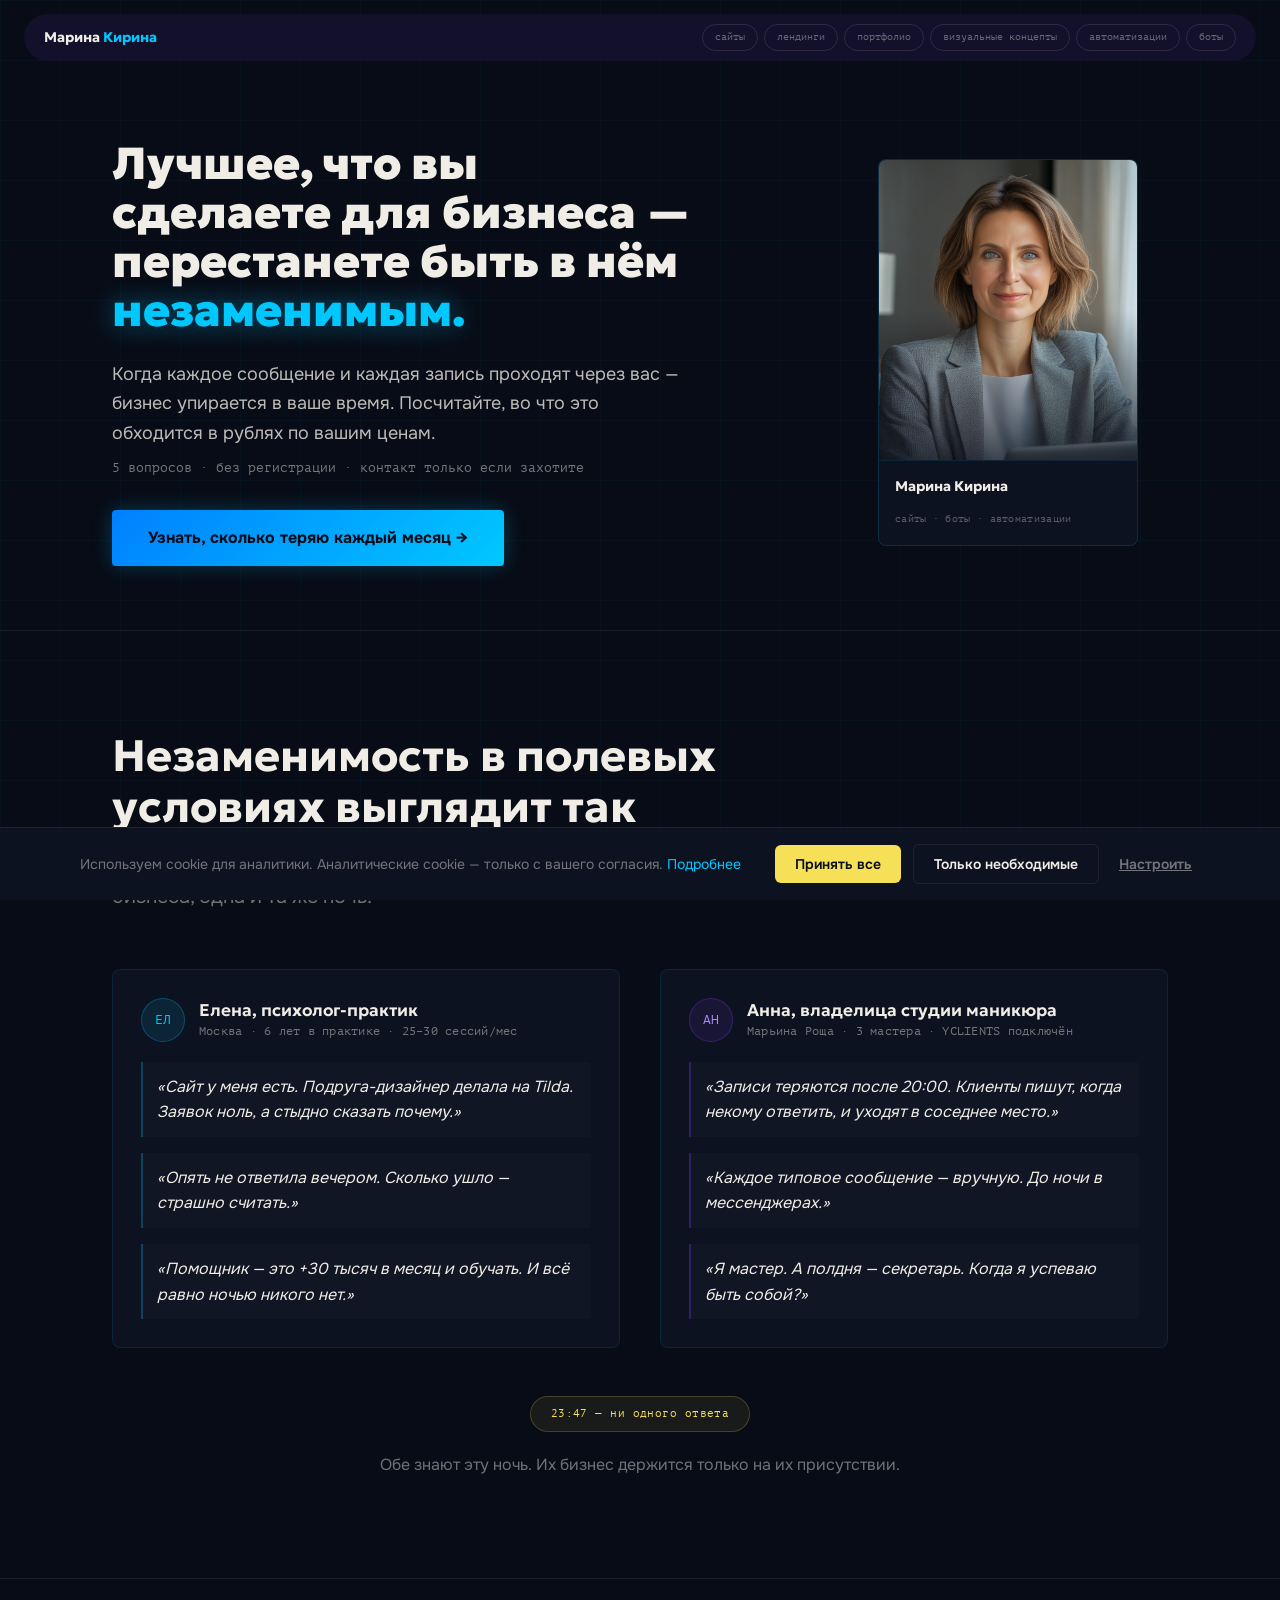
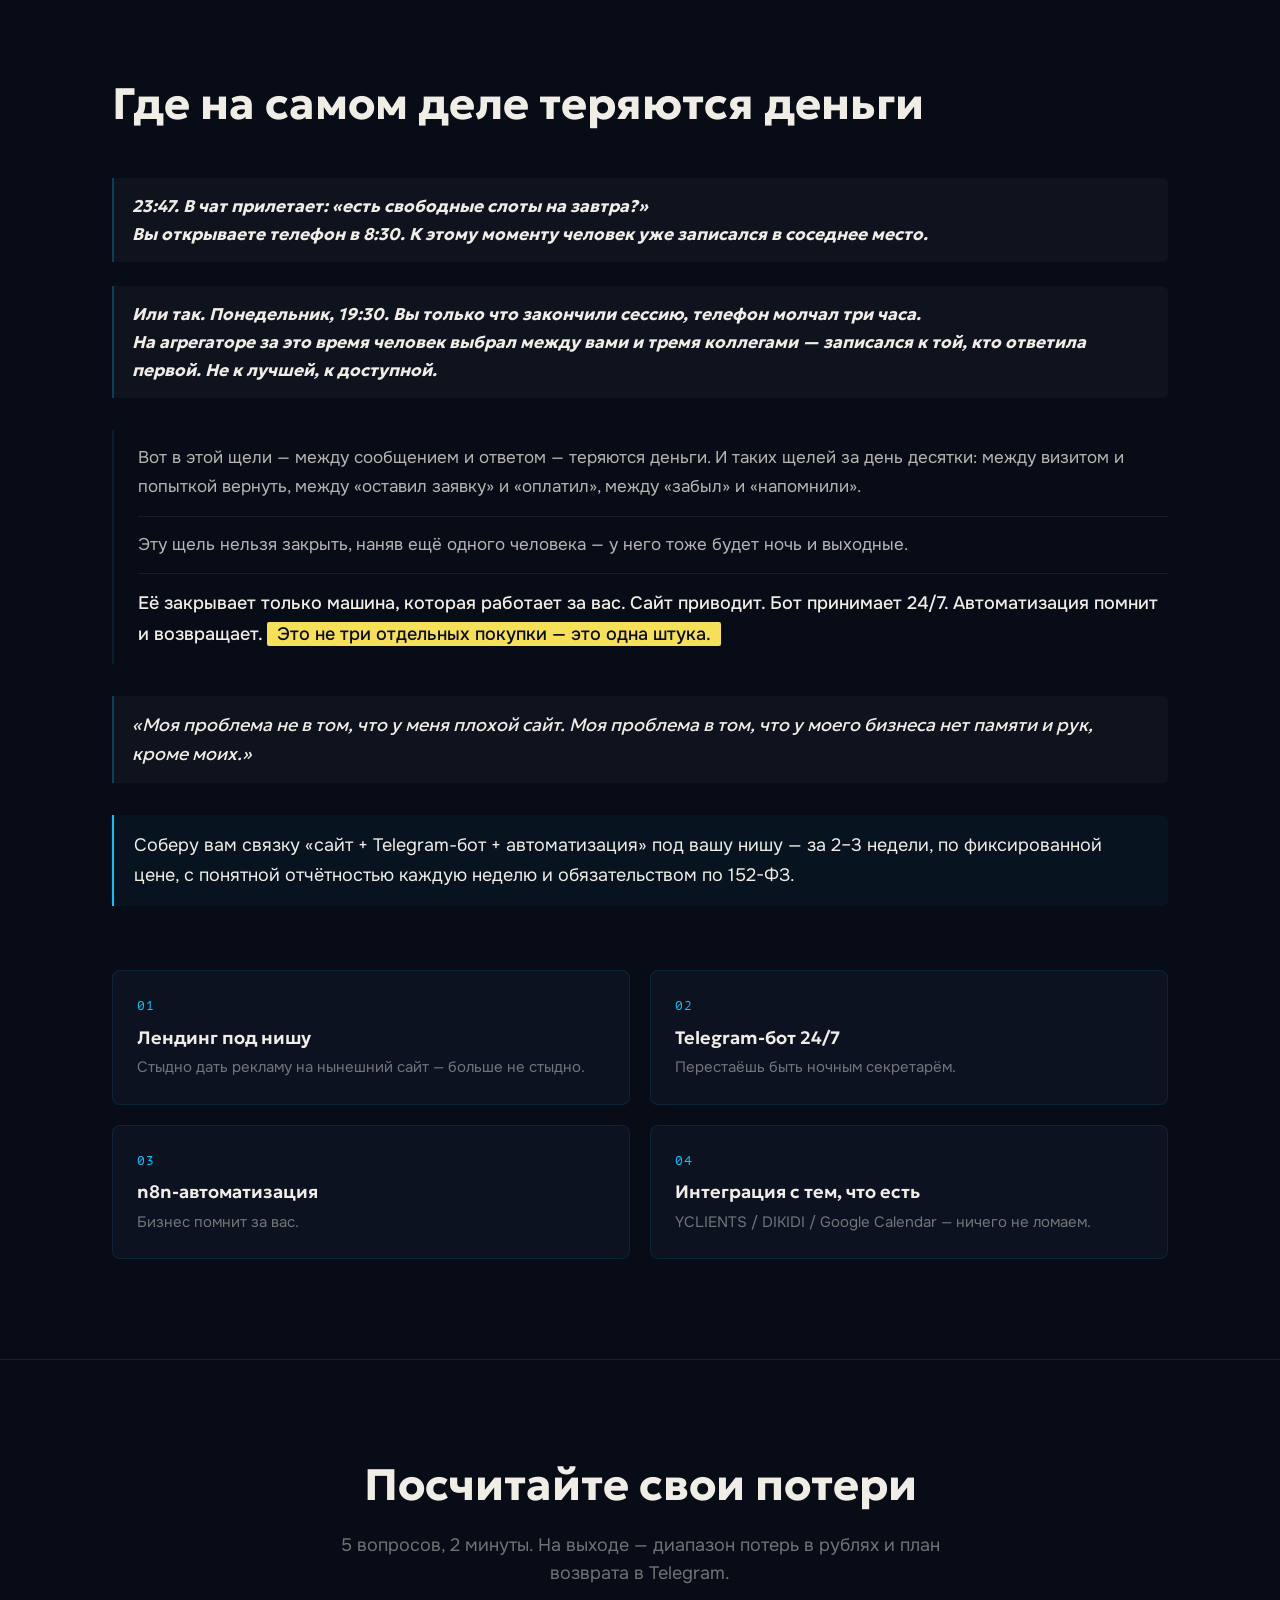
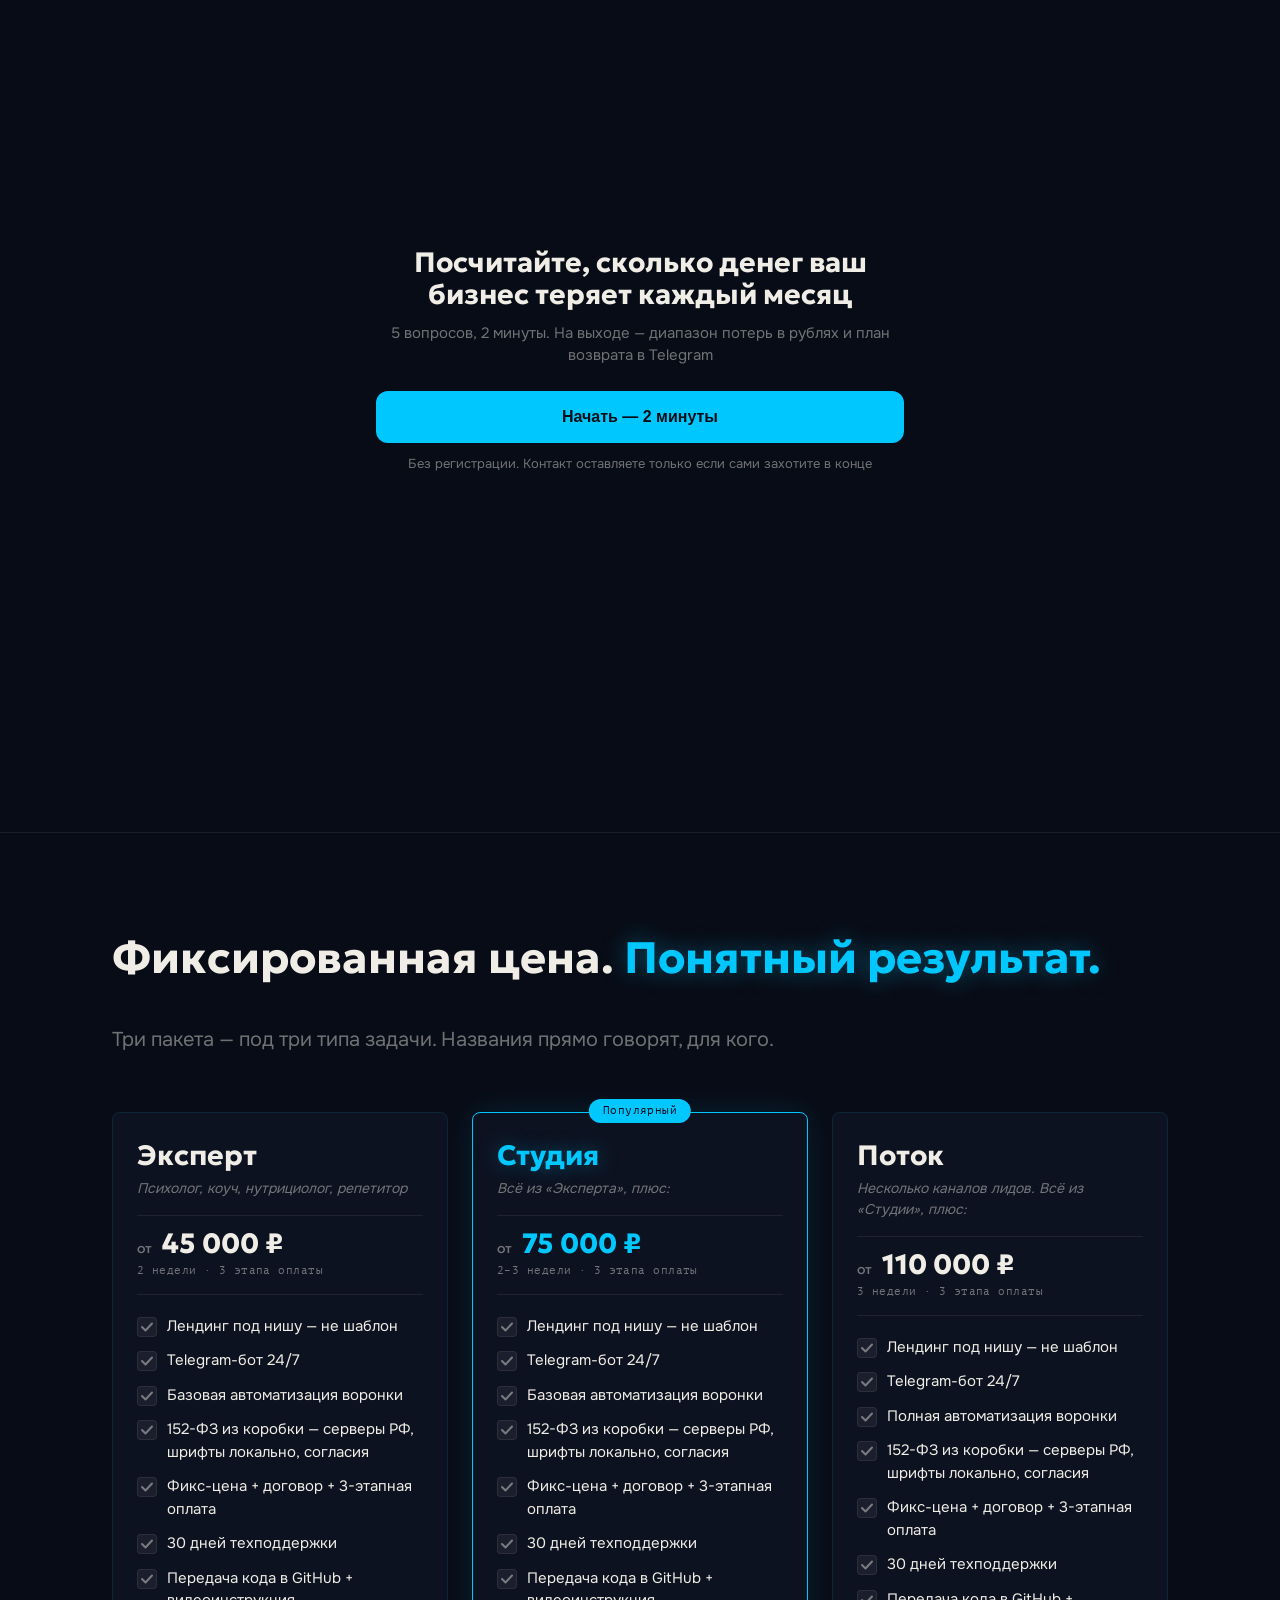
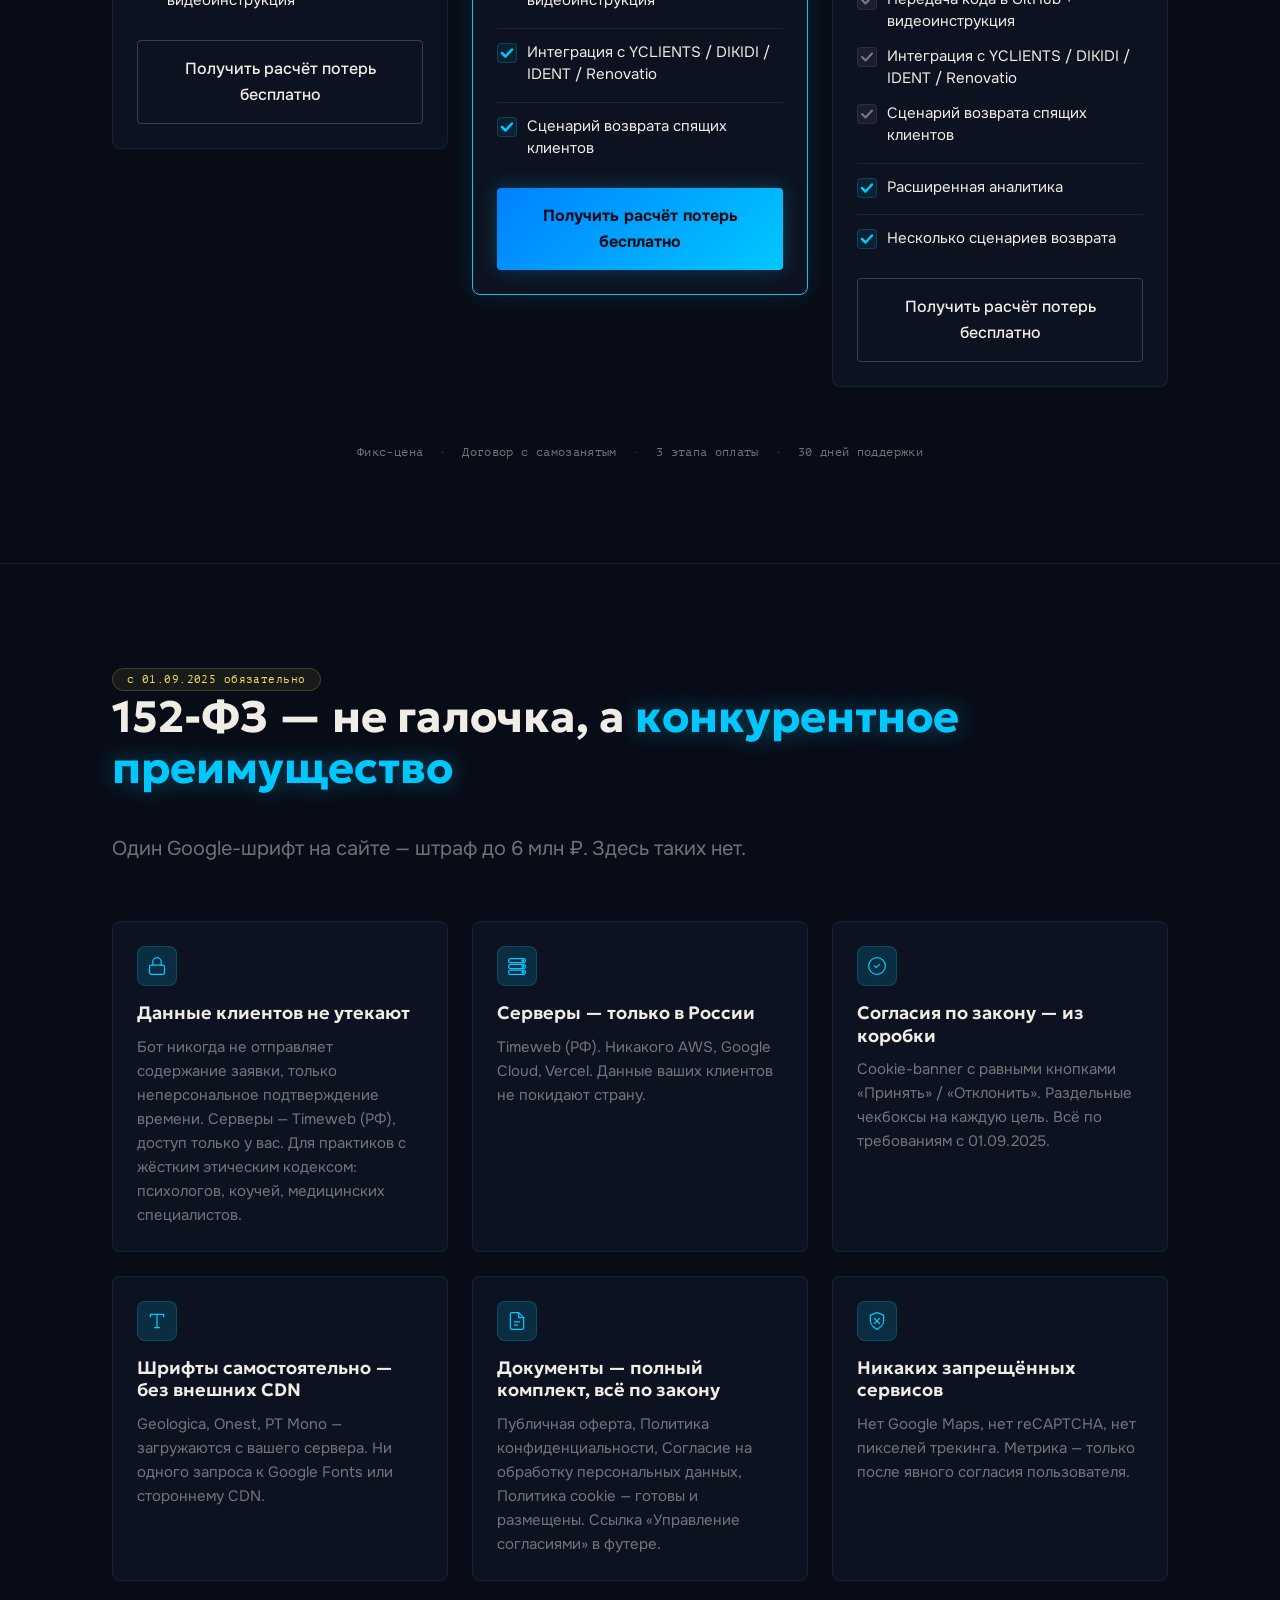
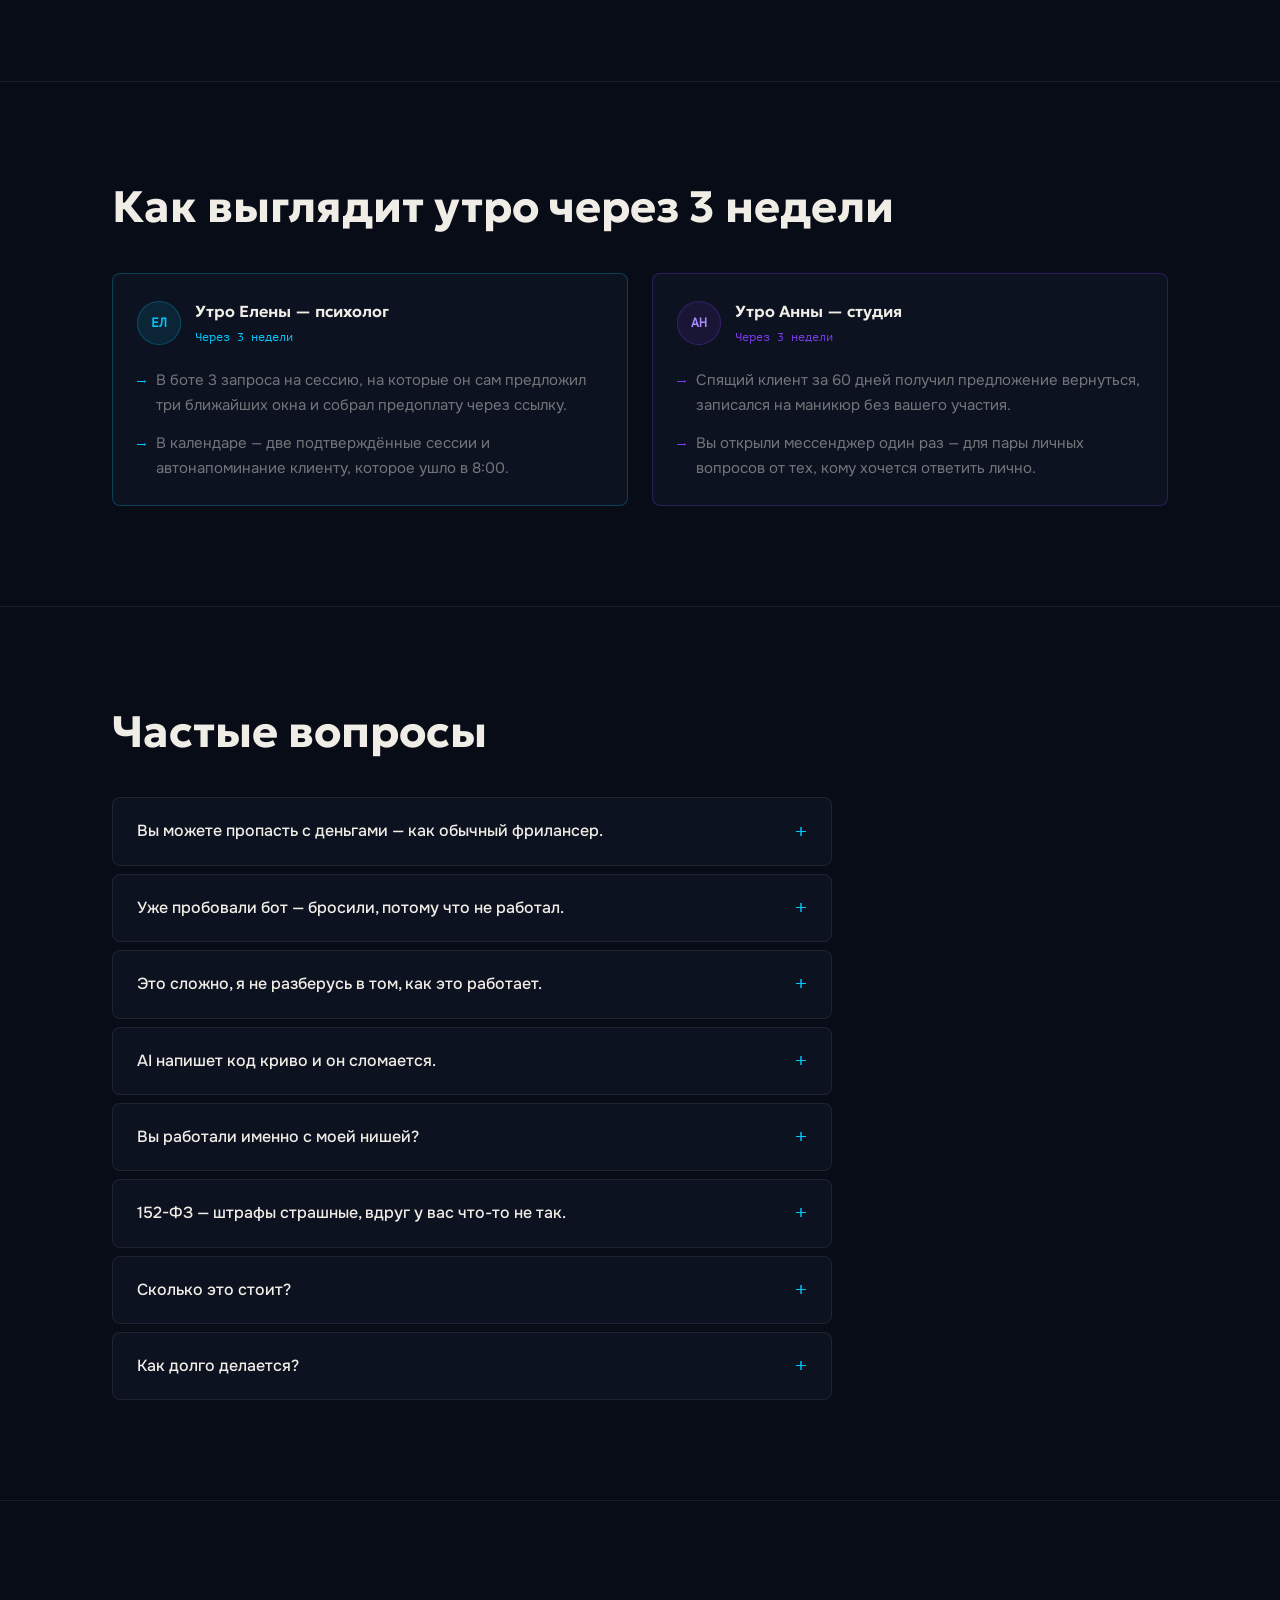
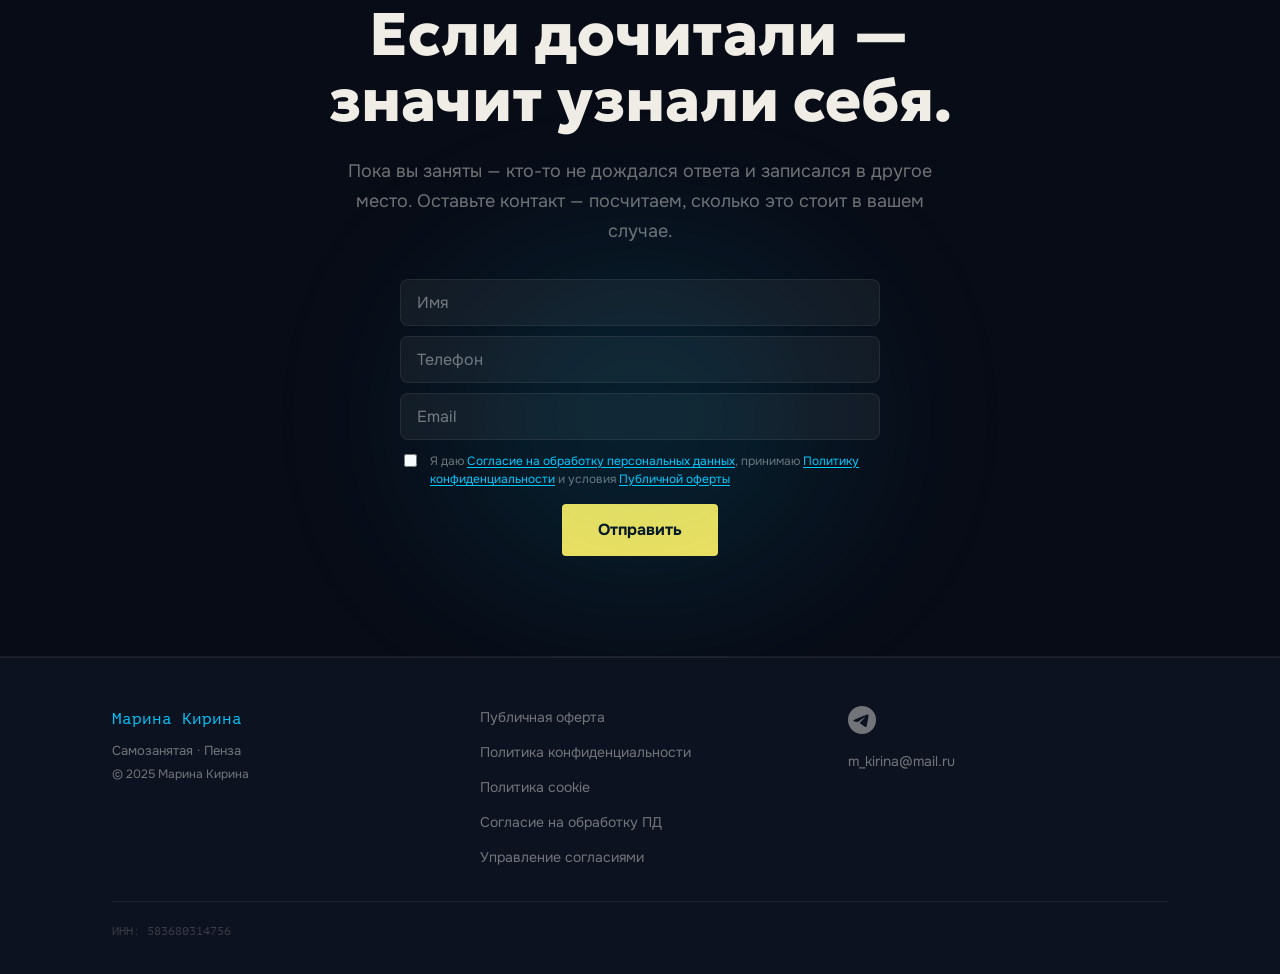
<file: index.html>
<!DOCTYPE html>
<html lang="ru">
<head>
  <meta charset="utf-8">
  <meta name="viewport" content="width=device-width, initial-scale=1, viewport-fit=cover">
  <title>Марина Кирина — сайт + Telegram-бот + автоматизация на n8n</title>
  <meta name="description" content="Лендинг фрилансера для практиков-одиночек и владельцев студий: связка «сайт + Telegram-бот + автоматизация на n8n» за 2–3 недели, по фиксированной цене, с обязательством по 152-ФЗ.">
  <meta http-equiv="Content-Security-Policy" content="default-src 'self'; img-src 'self' data: https://mc.yandex.ru; font-src 'self'; style-src 'self' 'unsafe-inline'; script-src 'self' https://mc.yandex.ru; connect-src 'self' https://mc.yandex.ru https://t.me">
  <!-- TODO: добавить домен webhook в connect-src когда будет известен (сейчас constants.js WEBHOOK_URL = '__PLACEHOLDER__') -->
  <link rel="stylesheet" href="./assets/css/main.css">
  <link rel="stylesheet" href="./assets/css/quiz.css">
  <script src="./assets/js/cookie-banner.js" defer></script>
  <style>
    html { scroll-behavior: smooth; }
    @media (prefers-reduced-motion: reduce) { html { scroll-behavior: auto; } }
  </style>
</head>
<body>
  <nav class="site-nav">
    <div class="site-nav__pill">
      <div class="site-nav__logo">Марина <span>Кирина</span></div>
      <div class="site-nav__services">
        <span class="site-nav__tag">сайты</span>
        <span class="site-nav__tag">лендинги</span>
        <span class="site-nav__tag">портфолио</span>
        <span class="site-nav__tag">визуальные концепты</span>
        <span class="site-nav__tag">автоматизации</span>
        <span class="site-nav__tag">боты</span>
      </div>
    </div>
  </nav>
  <section id="hero" data-section="01" class="hero">
    <div class="container">
      <div class="hero__inner">

        <div class="hero__left">
          <h1 class="hero__title">
            Лучшее, что вы<br>
            сделаете для бизнеса —<br>
            перестанете быть в нём<br>
            <span class="hero__neon">незаменимым.</span>
          </h1>
          <p class="hero__sub">
            Когда каждое сообщение и каждая запись проходят через вас —
            бизнес упирается в ваше время. Посчитайте, во что это
            обходится в рублях по вашим ценам.
          </p>
          <p class="hero__micro">5 вопросов · без регистрации · контакт только если захотите</p>
          <div class="hero__btns">
            <a class="hero__cta btn-primary" href="#quiz">Узнать, сколько теряю каждый месяц →</a>
          </div>
        </div>

        <div class="hero__right">
          <div class="hero__card">
            <div class="hero__card-photo">
              <img src="./photo.png" alt="Марина Кирина" class="hero__photo-img">
              <div class="hero__card-overlay"></div>
            </div>
            <div class="hero__card-nameplate">
              <strong class="hero__card-name">Марина Кирина</strong>
              <span class="hero__card-desc">сайты · боты · автоматизации</span>
            </div>
          </div>
        </div>

      </div>
    </div>

  </section>
  <section id="pain" data-section="02" data-title="Узнаёте?" class="pain">
    <div class="container">
      <h2 class="pain__title">Незаменимость в полевых условиях выглядит так</h2>
      <p class="pain__lead">Психолог-практик в Москве и владелица студии в Марьиной Роще — два разных бизнеса, одна и та же ночь.</p>

      <div class="pain__columns">
        <!-- Елена -->
        <article class="pain__voice">
          <div class="pain__voice-header">
            <div class="pain__avatar pain__avatar--elena">ЕЛ</div>
            <div class="pain__voice-info">
              <p class="pain__voice-name">Елена, психолог-практик</p>
              <p class="pain__voice-meta">Москва · 6 лет в практике · 25–30 сессий/мес</p>
            </div>
          </div>
          <ul class="pain__voice-quotes">
            <li>«Сайт у меня есть. Подруга-дизайнер делала на Tilda. Заявок ноль, а стыдно сказать почему.»</li>
            <li>«Опять не ответила вечером. Сколько ушло — страшно считать.»</li>
            <li>«Помощник — это +30 тысяч в месяц и обучать. И всё равно ночью никого нет.»</li>
          </ul>
        </article>

        <!-- Анна -->
        <article class="pain__voice pain__voice--anna">
          <div class="pain__voice-header">
            <div class="pain__avatar pain__avatar--anna">АН</div>
            <div class="pain__voice-info">
              <p class="pain__voice-name">Анна, владелица студии маникюра</p>
              <p class="pain__voice-meta">Марьина Роща · 3 мастера · YCLIENTS подключён</p>
            </div>
          </div>
          <ul class="pain__voice-quotes">
            <li>«Записи теряются после 20:00. Клиенты пишут, когда некому ответить, и уходят в соседнее место.»</li>
            <li>«Каждое типовое сообщение — вручную. До ночи в мессенджерах.»</li>
            <li>«Я мастер. А полдня — секретарь. Когда я успеваю быть собой?»</li>
          </ul>
        </article>
      </div>

      <!-- Time-badge + bridge -->
      <div class="pain__bridge">
        <span class="pain__time-badge">23:47 — ни одного ответа</span>
        <p class="pain__bridge-text">Обе знают эту ночь. Их бизнес держится только на их присутствии.</p>
      </div>
    </div>
  </section>
  <section id="story" data-section="03" data-title="Где теряются деньги" class="">
    <div class="container">
      <h2 class="story__title">Где на самом деле теряются деньги</h2>

      <div class="story__body">
        <!-- Сцена 1 -->
        <blockquote class="story__scene">
          23:47. В чат прилетает: «есть свободные слоты на завтра?»<br>
          Вы открываете телефон в 8:30. К этому моменту человек уже записался в соседнее место.
        </blockquote>

        <!-- Сцена 2 -->
        <blockquote class="story__scene">
          Или так. Понедельник, 19:30. Вы только что закончили сессию, телефон молчал три часа.<br>
          На агрегаторе за это время человек выбрал между вами и тремя коллегами — записался к той, кто ответила первой. Не к лучшей, к доступной.
        </blockquote>

        <div class="story__insight">
          <p class="story__insight-p">
            Вот в этой щели — между сообщением и ответом — теряются деньги.
            И таких щелей за день десятки: между визитом и попыткой вернуть,
            между «оставил заявку» и «оплатил», между «забыл» и «напомнили».
          </p>
          <p class="story__insight-p">
            Эту щель нельзя закрыть, наняв ещё одного человека —
            у него тоже будет ночь и выходные.
          </p>
          <p class="story__insight-p story__insight-p--offer">
            Её закрывает только машина, которая работает за вас.
            Сайт приводит. Бот принимает 24/7. Автоматизация помнит
            и возвращает. <mark class="mark">Это не три отдельных
            покупки — это одна штука.</mark>
          </p>
        </div>

        <!-- Эпифания -->
        <blockquote class="story__epiphany">
          «Моя проблема не в том, что у меня плохой сайт. Моя проблема в том, что у моего бизнеса нет памяти и рук, кроме моих.»
        </blockquote>

        <!-- Оффер -->
        <p class="story__offer">
          Соберу вам связку «сайт + Telegram-бот + автоматизация» под вашу нишу — за 2–3 недели, по фиксированной цене, с понятной отчётностью каждую неделю и обязательством по 152-ФЗ.
        </p>
      </div>

      <!-- Value Stack 1–4 -->
      <div class="story__value-stack">
        <div class="story__value-grid">
          <div class="story__value-card card">
            <span class="story__value-num">01</span>
            <h3 class="story__value-card-title">Лендинг под нишу</h3>
            <p class="story__value-desc">Стыдно дать рекламу на нынешний сайт — больше не стыдно.</p>
          </div>
          <div class="story__value-card card">
            <span class="story__value-num">02</span>
            <h3 class="story__value-card-title">Telegram-бот 24/7</h3>
            <p class="story__value-desc">Перестаёшь быть ночным секретарём.</p>
          </div>
          <div class="story__value-card card">
            <span class="story__value-num">03</span>
            <h3 class="story__value-card-title">n8n-автоматизация</h3>
            <p class="story__value-desc">Бизнес помнит за вас.</p>
          </div>
          <div class="story__value-card card">
            <span class="story__value-num">04</span>
            <h3 class="story__value-card-title">Интеграция с тем, что есть</h3>
            <p class="story__value-desc">YCLIENTS / DIKIDI / Google Calendar — ничего не ломаем.</p>
          </div>
        </div>
      </div>
    </div>
  </section>
  <section id="quiz" data-section="05" data-title="Квиз" class="quiz-section">
    <div class="container">
      <h2 class="quiz-section__title">Посчитайте свои потери</h2>
      <p class="quiz-section__lead">5 вопросов, 2 минуты. На выходе — диапазон потерь в рублях и план возврата в Telegram.</p>
      <div id="quiz-root"></div>
    </div>
  </section>
  <!-- ===================== СЕКЦИЯ 06: ПАКЕТЫ ===================== -->
  <section id="packages" data-section="06" data-title="Пакеты" class="">
    <div class="container">
      <h2 class="section-title">Фиксированная цена. <span class="neon">Понятный результат.</span></h2>
      <p class="packages__lead">Три пакета — под три типа задачи. Названия прямо говорят, для кого.</p>

      <div class="packages__grid">

        <!-- Пакет Эксперт -->
        <div class="card packages__card">
          <h3 class="packages__card-title">Эксперт</h3>
          <p class="packages__card-for">Психолог, коуч, нутрициолог, репетитор</p>
          <div class="packages__price">
            <span class="packages__price-amount"><span class="packages__price-from">от</span> 45 000 ₽</span>
            <span class="packages__price-meta">2 недели · 3 этапа оплаты</span>
          </div>
          <ul class="packages__list">
            <li>
              <span class="packages__check" aria-hidden="true">
                <svg width="14" height="14" viewBox="0 0 14 14" fill="none" stroke="currentColor" stroke-width="2" stroke-linecap="round" stroke-linejoin="round"><polyline points="2 7 5.5 10.5 12 3.5"/></svg>
              </span>
              Лендинг под нишу — не шаблон
            </li>
            <li>
              <span class="packages__check" aria-hidden="true">
                <svg width="14" height="14" viewBox="0 0 14 14" fill="none" stroke="currentColor" stroke-width="2" stroke-linecap="round" stroke-linejoin="round"><polyline points="2 7 5.5 10.5 12 3.5"/></svg>
              </span>
              Telegram-бот 24/7
            </li>
            <li>
              <span class="packages__check" aria-hidden="true">
                <svg width="14" height="14" viewBox="0 0 14 14" fill="none" stroke="currentColor" stroke-width="2" stroke-linecap="round" stroke-linejoin="round"><polyline points="2 7 5.5 10.5 12 3.5"/></svg>
              </span>
              Базовая автоматизация воронки
            </li>
            <li>
              <span class="packages__check" aria-hidden="true">
                <svg width="14" height="14" viewBox="0 0 14 14" fill="none" stroke="currentColor" stroke-width="2" stroke-linecap="round" stroke-linejoin="round"><polyline points="2 7 5.5 10.5 12 3.5"/></svg>
              </span>
              152-ФЗ из коробки — серверы РФ, шрифты локально, согласия
            </li>
            <li>
              <span class="packages__check" aria-hidden="true">
                <svg width="14" height="14" viewBox="0 0 14 14" fill="none" stroke="currentColor" stroke-width="2" stroke-linecap="round" stroke-linejoin="round"><polyline points="2 7 5.5 10.5 12 3.5"/></svg>
              </span>
              Фикс-цена + договор + 3-этапная оплата
            </li>
            <li>
              <span class="packages__check" aria-hidden="true">
                <svg width="14" height="14" viewBox="0 0 14 14" fill="none" stroke="currentColor" stroke-width="2" stroke-linecap="round" stroke-linejoin="round"><polyline points="2 7 5.5 10.5 12 3.5"/></svg>
              </span>
              30 дней техподдержки
            </li>
            <li>
              <span class="packages__check" aria-hidden="true">
                <svg width="14" height="14" viewBox="0 0 14 14" fill="none" stroke="currentColor" stroke-width="2" stroke-linecap="round" stroke-linejoin="round"><polyline points="2 7 5.5 10.5 12 3.5"/></svg>
              </span>
              Передача кода в GitHub + видеоинструкция
            </li>
          </ul>
          <a href="#quiz" class="btn-ghost packages__cta">Получить расчёт потерь бесплатно</a>
        </div>

        <!-- Пакет Студия (выделенный) -->
        <div class="card packages__card packages__card--featured">
          <span class="packages__badge">Популярный</span>
          <h3 class="packages__card-title">Студия</h3>
          <p class="packages__card-for">Всё из «Эксперта», плюс:</p>
          <div class="packages__price">
            <span class="packages__price-amount"><span class="packages__price-from">от</span> 75 000 ₽</span>
            <span class="packages__price-meta">2–3 недели · 3 этапа оплаты</span>
          </div>
          <ul class="packages__list">
            <li>
              <span class="packages__check" aria-hidden="true">
                <svg width="14" height="14" viewBox="0 0 14 14" fill="none" stroke="currentColor" stroke-width="2" stroke-linecap="round" stroke-linejoin="round"><polyline points="2 7 5.5 10.5 12 3.5"/></svg>
              </span>
              Лендинг под нишу — не шаблон
            </li>
            <li>
              <span class="packages__check" aria-hidden="true">
                <svg width="14" height="14" viewBox="0 0 14 14" fill="none" stroke="currentColor" stroke-width="2" stroke-linecap="round" stroke-linejoin="round"><polyline points="2 7 5.5 10.5 12 3.5"/></svg>
              </span>
              Telegram-бот 24/7
            </li>
            <li>
              <span class="packages__check" aria-hidden="true">
                <svg width="14" height="14" viewBox="0 0 14 14" fill="none" stroke="currentColor" stroke-width="2" stroke-linecap="round" stroke-linejoin="round"><polyline points="2 7 5.5 10.5 12 3.5"/></svg>
              </span>
              Базовая автоматизация воронки
            </li>
            <li>
              <span class="packages__check" aria-hidden="true">
                <svg width="14" height="14" viewBox="0 0 14 14" fill="none" stroke="currentColor" stroke-width="2" stroke-linecap="round" stroke-linejoin="round"><polyline points="2 7 5.5 10.5 12 3.5"/></svg>
              </span>
              152-ФЗ из коробки — серверы РФ, шрифты локально, согласия
            </li>
            <li>
              <span class="packages__check" aria-hidden="true">
                <svg width="14" height="14" viewBox="0 0 14 14" fill="none" stroke="currentColor" stroke-width="2" stroke-linecap="round" stroke-linejoin="round"><polyline points="2 7 5.5 10.5 12 3.5"/></svg>
              </span>
              Фикс-цена + договор + 3-этапная оплата
            </li>
            <li>
              <span class="packages__check" aria-hidden="true">
                <svg width="14" height="14" viewBox="0 0 14 14" fill="none" stroke="currentColor" stroke-width="2" stroke-linecap="round" stroke-linejoin="round"><polyline points="2 7 5.5 10.5 12 3.5"/></svg>
              </span>
              30 дней техподдержки
            </li>
            <li>
              <span class="packages__check" aria-hidden="true">
                <svg width="14" height="14" viewBox="0 0 14 14" fill="none" stroke="currentColor" stroke-width="2" stroke-linecap="round" stroke-linejoin="round"><polyline points="2 7 5.5 10.5 12 3.5"/></svg>
              </span>
              Передача кода в GitHub + видеоинструкция
            </li>
            <li class="packages__list-plus">
              <span class="packages__check packages__check--neon" aria-hidden="true">
                <svg width="14" height="14" viewBox="0 0 14 14" fill="none" stroke="currentColor" stroke-width="2.5" stroke-linecap="round" stroke-linejoin="round"><polyline points="2 7 5.5 10.5 12 3.5"/></svg>
              </span>
              Интеграция с YCLIENTS / DIKIDI / IDENT / Renovatio
            </li>
            <li class="packages__list-plus">
              <span class="packages__check packages__check--neon" aria-hidden="true">
                <svg width="14" height="14" viewBox="0 0 14 14" fill="none" stroke="currentColor" stroke-width="2.5" stroke-linecap="round" stroke-linejoin="round"><polyline points="2 7 5.5 10.5 12 3.5"/></svg>
              </span>
              Сценарий возврата спящих клиентов
            </li>
          </ul>
          <a href="#quiz" class="btn-primary packages__cta">Получить расчёт потерь бесплатно</a>
        </div>

        <!-- Пакет Поток -->
        <div class="card packages__card">
          <h3 class="packages__card-title">Поток</h3>
          <p class="packages__card-for">Несколько каналов лидов. Всё из «Студии», плюс:</p>
          <div class="packages__price">
            <span class="packages__price-amount"><span class="packages__price-from">от</span> 110 000 ₽</span>
            <span class="packages__price-meta">3 недели · 3 этапа оплаты</span>
          </div>
          <ul class="packages__list">
            <li>
              <span class="packages__check" aria-hidden="true">
                <svg width="14" height="14" viewBox="0 0 14 14" fill="none" stroke="currentColor" stroke-width="2" stroke-linecap="round" stroke-linejoin="round"><polyline points="2 7 5.5 10.5 12 3.5"/></svg>
              </span>
              Лендинг под нишу — не шаблон
            </li>
            <li>
              <span class="packages__check" aria-hidden="true">
                <svg width="14" height="14" viewBox="0 0 14 14" fill="none" stroke="currentColor" stroke-width="2" stroke-linecap="round" stroke-linejoin="round"><polyline points="2 7 5.5 10.5 12 3.5"/></svg>
              </span>
              Telegram-бот 24/7
            </li>
            <li>
              <span class="packages__check" aria-hidden="true">
                <svg width="14" height="14" viewBox="0 0 14 14" fill="none" stroke="currentColor" stroke-width="2" stroke-linecap="round" stroke-linejoin="round"><polyline points="2 7 5.5 10.5 12 3.5"/></svg>
              </span>
              Полная автоматизация воронки
            </li>
            <li>
              <span class="packages__check" aria-hidden="true">
                <svg width="14" height="14" viewBox="0 0 14 14" fill="none" stroke="currentColor" stroke-width="2" stroke-linecap="round" stroke-linejoin="round"><polyline points="2 7 5.5 10.5 12 3.5"/></svg>
              </span>
              152-ФЗ из коробки — серверы РФ, шрифты локально, согласия
            </li>
            <li>
              <span class="packages__check" aria-hidden="true">
                <svg width="14" height="14" viewBox="0 0 14 14" fill="none" stroke="currentColor" stroke-width="2" stroke-linecap="round" stroke-linejoin="round"><polyline points="2 7 5.5 10.5 12 3.5"/></svg>
              </span>
              Фикс-цена + договор + 3-этапная оплата
            </li>
            <li>
              <span class="packages__check" aria-hidden="true">
                <svg width="14" height="14" viewBox="0 0 14 14" fill="none" stroke="currentColor" stroke-width="2" stroke-linecap="round" stroke-linejoin="round"><polyline points="2 7 5.5 10.5 12 3.5"/></svg>
              </span>
              30 дней техподдержки
            </li>
            <li>
              <span class="packages__check" aria-hidden="true">
                <svg width="14" height="14" viewBox="0 0 14 14" fill="none" stroke="currentColor" stroke-width="2" stroke-linecap="round" stroke-linejoin="round"><polyline points="2 7 5.5 10.5 12 3.5"/></svg>
              </span>
              Передача кода в GitHub + видеоинструкция
            </li>
            <li>
              <span class="packages__check" aria-hidden="true">
                <svg width="14" height="14" viewBox="0 0 14 14" fill="none" stroke="currentColor" stroke-width="2" stroke-linecap="round" stroke-linejoin="round"><polyline points="2 7 5.5 10.5 12 3.5"/></svg>
              </span>
              Интеграция с YCLIENTS / DIKIDI / IDENT / Renovatio
            </li>
            <li>
              <span class="packages__check" aria-hidden="true">
                <svg width="14" height="14" viewBox="0 0 14 14" fill="none" stroke="currentColor" stroke-width="2" stroke-linecap="round" stroke-linejoin="round"><polyline points="2 7 5.5 10.5 12 3.5"/></svg>
              </span>
              Сценарий возврата спящих клиентов
            </li>
            <li class="packages__list-plus">
              <span class="packages__check packages__check--neon" aria-hidden="true">
                <svg width="14" height="14" viewBox="0 0 14 14" fill="none" stroke="currentColor" stroke-width="2.5" stroke-linecap="round" stroke-linejoin="round"><polyline points="2 7 5.5 10.5 12 3.5"/></svg>
              </span>
              Расширенная аналитика
            </li>
            <li class="packages__list-plus">
              <span class="packages__check packages__check--neon" aria-hidden="true">
                <svg width="14" height="14" viewBox="0 0 14 14" fill="none" stroke="currentColor" stroke-width="2.5" stroke-linecap="round" stroke-linejoin="round"><polyline points="2 7 5.5 10.5 12 3.5"/></svg>
              </span>
              Несколько сценариев возврата
            </li>
          </ul>
          <a href="#quiz" class="btn-ghost packages__cta">Получить расчёт потерь бесплатно</a>
        </div>

      </div><!-- /packages__grid -->

      <!-- Строка гарантий -->
      <div class="packages__guarantees">
        <span class="packages__guarantee-item">Фикс-цена</span>
        <span class="packages__guarantee-dot" aria-hidden="true">·</span>
        <span class="packages__guarantee-item">Договор с самозанятым</span>
        <span class="packages__guarantee-dot" aria-hidden="true">·</span>
        <span class="packages__guarantee-item">3 этапа оплаты</span>
        <span class="packages__guarantee-dot" aria-hidden="true">·</span>
        <span class="packages__guarantee-item">30 дней поддержки</span>
      </div>

    </div>
  </section>

  <!-- ===================== СЕКЦИЯ 07: 152-ФЗ ===================== -->
  <section id="trust-152fz" data-section="07" data-title="152-ФЗ" class="">
    <div class="container">
      <div class="trust__header">
        <span class="trust__badge">с 01.09.2025 обязательно</span>
        <h2 class="section-title">152-ФЗ — не галочка, а <span class="neon">конкурентное преимущество</span></h2>
        <p class="trust__lead">Один Google-шрифт на сайте — штраф до 6 млн ₽. Здесь таких нет.</p>
      </div>

      <div class="trust__grid">

        <!-- 1. Данные клиентов не утекают — ПЕРВЫМ (для психологов) -->
        <div class="card trust__card">
          <div class="card-icon">
            <svg viewBox="0 0 24 24" fill="none" stroke="var(--neon)" stroke-width="1.5" stroke-linecap="round" stroke-linejoin="round" aria-hidden="true">
              <rect x="3" y="11" width="18" height="11" rx="2"/>
              <path d="M7 11V7a5 5 0 0 1 10 0v4"/>
            </svg>
          </div>
          <h3 class="trust__card-title">Данные клиентов не утекают</h3>
          <p class="trust__card-text">Бот никогда не отправляет содержание заявки, только неперсональное подтверждение времени. Серверы — Timeweb (РФ), доступ только у вас. Для практиков с жёстким этическим кодексом: психологов, коучей, медицинских специалистов.</p>
        </div>

        <!-- 2. Серверы только в России -->
        <div class="card trust__card">
          <div class="card-icon">
            <svg viewBox="0 0 24 24" fill="none" stroke="var(--neon)" stroke-width="1.5" stroke-linecap="round" stroke-linejoin="round" aria-hidden="true">
              <rect x="2" y="3" width="20" height="5" rx="2"/>
              <rect x="2" y="10" width="20" height="5" rx="2"/>
              <rect x="2" y="17" width="20" height="5" rx="2"/>
              <circle cx="19" cy="5.5" r="1" fill="var(--neon)"/>
              <circle cx="19" cy="12.5" r="1" fill="var(--neon)"/>
              <circle cx="19" cy="19.5" r="1" fill="var(--neon)"/>
            </svg>
          </div>
          <h3 class="trust__card-title">Серверы — только в России</h3>
          <p class="trust__card-text">Timeweb (РФ). Никакого AWS, Google Cloud, Vercel. Данные ваших клиентов не покидают страну.</p>
        </div>

        <!-- 3. Согласия по закону из коробки -->
        <div class="card trust__card">
          <div class="card-icon">
            <svg viewBox="0 0 24 24" fill="none" stroke="var(--neon)" stroke-width="1.5" stroke-linecap="round" stroke-linejoin="round" aria-hidden="true">
              <circle cx="12" cy="12" r="10"/>
              <polyline points="9 12 11 14 15 10"/>
            </svg>
          </div>
          <h3 class="trust__card-title">Согласия по закону — из коробки</h3>
          <p class="trust__card-text">Cookie-banner с равными кнопками «Принять» / «Отклонить». Раздельные чекбоксы на каждую цель. Всё по требованиям с 01.09.2025.</p>
        </div>

        <!-- 4. Шрифты самостоятельно -->
        <div class="card trust__card">
          <div class="card-icon">
            <svg viewBox="0 0 24 24" fill="none" stroke="var(--neon)" stroke-width="1.5" stroke-linecap="round" stroke-linejoin="round" aria-hidden="true">
              <polyline points="4 7 4 4 20 4 20 7"/>
              <line x1="9" y1="20" x2="15" y2="20"/>
              <line x1="12" y1="4" x2="12" y2="20"/>
            </svg>
          </div>
          <h3 class="trust__card-title">Шрифты самостоятельно — без внешних CDN</h3>
          <p class="trust__card-text">Geologica, Onest, PT Mono — загружаются с вашего сервера. Ни одного запроса к Google Fonts или стороннему CDN.</p>
        </div>

        <!-- 5. Документы — три файла -->
        <div class="card trust__card">
          <div class="card-icon">
            <svg viewBox="0 0 24 24" fill="none" stroke="var(--neon)" stroke-width="1.5" stroke-linecap="round" stroke-linejoin="round" aria-hidden="true">
              <path d="M14 2H6a2 2 0 0 0-2 2v16a2 2 0 0 0 2 2h12a2 2 0 0 0 2-2V8z"/>
              <polyline points="14 2 14 8 20 8"/>
              <line x1="9" y1="13" x2="15" y2="13"/>
              <line x1="9" y1="17" x2="13" y2="17"/>
            </svg>
          </div>
          <h3 class="trust__card-title">Документы — полный комплект, всё по закону</h3>
          <p class="trust__card-text">Публичная оферта, Политика конфиденциальности, Согласие на обработку персональных данных, Политика cookie — готовы и размещены. Ссылка «Управление согласиями» в футере.</p>
        </div>

        <!-- 6. Никаких запрещённых сервисов -->
        <div class="card trust__card">
          <div class="card-icon">
            <svg viewBox="0 0 24 24" fill="none" stroke="var(--neon)" stroke-width="1.5" stroke-linecap="round" stroke-linejoin="round" aria-hidden="true">
              <path d="M12 22s8-4 8-10V5l-8-3-8 3v7c0 6 8 10 8 10z"/>
              <line x1="9" y1="9" x2="15" y2="15"/>
              <line x1="15" y1="9" x2="9" y2="15"/>
            </svg>
          </div>
          <h3 class="trust__card-title">Никаких запрещённых сервисов</h3>
          <p class="trust__card-text">Нет Google Maps, нет reCAPTCHA, нет пикселей трекинга. Метрика — только после явного согласия пользователя.</p>
        </div>

      </div><!-- /trust__grid -->
    </div>
  </section>
  <!-- === Future Pacing === -->
  <section id="future-pacing" class="" data-section="08" data-title="Через 3 недели">
    <div class="container">
      <h2 class="section-title">Как выглядит утро через 3&nbsp;недели</h2>
      <div class="fp__grid">

        <!-- Карточка Елены -->
        <div class="card" style="border-color: rgba(0,200,255,.25);">
          <div class="fp__card-header">
            <div class="fp__avatar fp__avatar--elena">ЕЛ</div>
            <div>
              <p class="fp__card-title">Утро Елены — психолог</p>
              <p class="fp__card-time" style="color: var(--neon);">Через 3 недели</p>
            </div>
          </div>
          <ul class="fp__list">
            <li class="fp__item">
              <span class="fp__arrow" style="color: var(--neon);">→</span>
              В боте 3 запроса на сессию, на которые он сам предложил три ближайших окна и собрал предоплату через ссылку.
            </li>
            <li class="fp__item">
              <span class="fp__arrow" style="color: var(--neon);">→</span>
              В календаре — две подтверждённые сессии и автонапоминание клиенту, которое ушло в 8:00.
            </li>
          </ul>
        </div>

        <!-- Карточка Анны -->
        <div class="card" style="border-color: rgba(124,58,237,.3);">
          <div class="fp__card-header">
            <div class="fp__avatar fp__avatar--anna">АН</div>
            <div>
              <p class="fp__card-title">Утро Анны — студия</p>
              <p class="fp__card-time" style="color: var(--violet);">Через 3 недели</p>
            </div>
          </div>
          <ul class="fp__list">
            <li class="fp__item">
              <span class="fp__arrow" style="color: var(--violet);">→</span>
              Спящий клиент за 60 дней получил предложение вернуться, записался на маникюр без вашего участия.
            </li>
            <li class="fp__item">
              <span class="fp__arrow" style="color: var(--violet);">→</span>
              Вы открыли мессенджер один раз — для пары личных вопросов от тех, кому хочется ответить лично.
            </li>
          </ul>
        </div>

      </div><!-- /fp__grid -->
    </div>
  </section>

  <!-- === FAQ === -->
  <section id="faq" class="" data-section="09" data-title="FAQ">
    <div class="container">
      <h2 class="section-title">Частые вопросы</h2>
      <div class="faq__list">

        <details class="faq__item">
          <summary class="faq__question">Вы можете пропасть с деньгами — как обычный фрилансер.</summary>
          <div class="faq__answer">
            <p>Работаю по договору с самозанятым — это официальный документ с описанием этапов и сумм. Оплата в три этапа: после согласования ТЗ, после демо, после передачи. Предоплата — треть суммы, не всё сразу. Передаю код в GitHub — доступ к нему у вас с первого дня.</p>
          </div>
        </details>

        <details class="faq__item">
          <summary class="faq__question">Уже пробовали бот — бросили, потому что не работал.</summary>
          <div class="faq__answer">
            <p>Конструкторы ботов (SendPulse, BotHelp и похожие) не дают настоящей интеграции — они умеют отвечать на кнопки, но не умеют помнить, возвращать и считать. n8n — это полноценная автоматизация: бот связан с вашим календарём, историей клиентов и умеет делать выводы. Разница — как между шаблоном и живой системой.</p>
          </div>
        </details>

        <details class="faq__item">
          <summary class="faq__question">Это сложно, я не разберусь в том, как это работает.</summary>
          <div class="faq__answer">
            <p>Вам не нужно разбираться в том, как это устроено. Нужно понимать только что вы получаете: бот отвечает, записывает, напоминает — вы видите итог в привычном интерфейсе. После сдачи — 5-минутная видеоинструкция и 30 дней поддержки, если что-то непонятно.</p>
          </div>
        </details>

        <details class="faq__item">
          <summary class="faq__question">AI напишет код криво и он сломается.</summary>
          <div class="faq__answer">
            <p>Современные AI-инструменты разработки позволяют работать быстрее, но финальную проверку делаю я — руками. Тестирую каждый сценарий: запись, отмену, напоминание, возврат. Если в течение 30 дней после сдачи что-то ведёт себя не так — чиню бесплатно.</p>
          </div>
        </details>

        <details class="faq__item">
          <summary class="faq__question">Вы работали именно с моей нишей?</summary>
          <div class="faq__answer">
            <p>С психологами — на платформе Profi.ru, кейс — в секции выше. Со студиями маникюра — через интеграцию с YCLIENTS, кейсы в работе. Если ниша другая — напишите в Telegram, обсудим за 15 минут, подходим ли мы друг другу.</p>
          </div>
        </details>

        <details class="faq__item">
          <summary class="faq__question">152-ФЗ — штрафы страшные, вдруг у вас что-то не так.</summary>
          <div class="faq__answer">
            <p>152-ФЗ — часть обязательства по договору, не бонус. Серверы в РФ (Timeweb), шрифты самостоятельно, cookie-banner с равными кнопками, раздельные чекбоксы на каждую цель — всё по требованиям, включая обновления с 01.09.2025. Перед сдачей делаю аудит по чеклисту.</p>
          </div>
        </details>

        <details class="faq__item">
          <summary class="faq__question">Сколько это стоит?</summary>
          <div class="faq__answer">
            <p>Цена фиксированная — зависит от пакета (Эксперт, Студия или Поток). Точные цифры обсуждаем после короткого разговора: важно понять, что именно нужно автоматизировать, чтобы не переплатить за лишнее. Никаких часовых ставок и непредсказуемых счётов.</p>
          </div>
        </details>

        <details class="faq__item">
          <summary class="faq__question">Как долго делается?</summary>
          <div class="faq__answer">
            <p>2–3 недели от согласования ТЗ до передачи. Каждую неделю — промежуточное демо, вы видите прогресс. Сроки фиксируются в договоре.</p>
          </div>
        </details>

      </div><!-- /faq__list -->
    </div>
  </section>
  <section id="cta-final" data-section="11" data-title="Финальный CTA">
    <div class="container">
      <div class="cta-final__inner">
        <h2 class="cta-final__heading">Если дочитали — значит узнали себя.</h2>
        <p class="cta-final__sub">Пока вы заняты — кто-то не дождался ответа и записался в другое место. Оставьте контакт — посчитаем, сколько это стоит в вашем случае.</p>
        <div class="cta-final__btn-wrap">
          <div class="cta-final__orb" aria-hidden="true"></div>
          <form class="cta-final__form" id="cta-final-form" novalidate>
            <div class="cta-final__fields">
              <input class="cta-final__input" type="text" name="name" placeholder="Имя" autocomplete="name" required minlength="2" />
              <input class="cta-final__input" type="tel" name="phone" placeholder="Телефон" autocomplete="tel" required />
              <input class="cta-final__input" type="email" name="email" placeholder="Email" autocomplete="email" required />
            </div>
            <label class="cta-final__consent-label">
              <input type="checkbox" name="consent" required />
              <span>Я даю <a href="/consent.html">Согласие на обработку персональных данных</a>, принимаю <a href="/privacy-policy.html">Политику конфиденциальности</a> и условия <a href="/offer.html">Публичной оферты</a></span>
            </label>
            <input type="text" name="ignore_me" tabindex="-1" autocomplete="off" style="display:none" aria-hidden="true" />
            <button type="submit" class="btn-mark cta-final__submit" disabled>Отправить</button>
            <p class="cta-final__error" role="alert" hidden></p>
          </form>
        </div>
      </div>
    </div>
  </section>
  <footer id="footer" data-section="12" data-title="Footer">
    <div class="footer__inner container">
      <div class="footer__grid">

        <div class="footer__col">
          <p class="footer__name">Марина Кирина</p>
          <p class="footer__status">Самозанятая · Пенза</p>
          <p class="footer__copy">© 2025 Марина Кирина</p>
        </div>

        <div class="footer__col">
          <nav class="footer__links" aria-label="Юридические документы">
            <a href="./offer.html" class="footer__link">Публичная оферта</a>
            <a href="./privacy-policy.html" class="footer__link">Политика конфиденциальности</a>
            <a href="./cookie-policy.html" class="footer__link">Политика cookie</a>
            <a href="./consent.html" class="footer__link">Согласие на обработку ПД</a>
            <a id="manage-consent" href="./consent.html" class="footer__link">Управление согласиями</a>
          </nav>
        </div>

        <div class="footer__col">
          <div class="footer__contacts">
            <a href="https://t.me/marinakirina111" class="footer__tg-link" aria-label="Telegram" target="_blank" rel="noopener noreferrer">
              <svg xmlns="http://www.w3.org/2000/svg" width="28" height="28" viewBox="0 0 24 24" fill="currentColor" aria-hidden="true">
                <path d="M11.944 0A12 12 0 0 0 0 12a12 12 0 0 0 12 12 12 12 0 0 0 12-12A12 12 0 0 0 12 0a12 12 0 0 0-.056 0zm4.962 7.224c.1-.002.321.023.465.14a.506.506 0 0 1 .171.325c.016.093.036.306.02.472-.18 1.898-.962 6.502-1.36 8.627-.168.9-.499 1.201-.82 1.23-.696.065-1.225-.46-1.9-.902-1.056-.693-1.653-1.124-2.678-1.8-1.185-.78-.417-1.21.258-1.91.177-.184 3.247-2.977 3.307-3.23.007-.032.014-.15-.056-.212s-.174-.041-.249-.024c-.106.024-1.793 1.14-5.061 3.345-.48.33-.913.49-1.302.48-.428-.008-1.252-.241-1.865-.44-.752-.245-1.349-.374-1.297-.789.027-.216.325-.437.893-.663 3.498-1.524 5.83-2.529 6.998-3.014 3.332-1.386 4.025-1.627 4.476-1.635z"/>
              </svg>
            </a>
            <a href="mailto:m_kirina@mail.ru" class="footer__link">m_kirina@mail.ru</a>
          </div>
        </div>

      </div>
      <div class="footer__bottom">
        <p class="footer__inn">ИНН: 583680314756</p>
      </div>
    </div>
  </footer>
  <div id="cookie-banner" class="cookie-banner" role="dialog" aria-modal="true" aria-label="Уведомление об использовании cookie" hidden>
    <div class="cookie-banner__inner">
      <p class="cookie-banner__text">
        Используем cookie для аналитики. Аналитические cookie — только с вашего согласия.
        <a href="./cookie-policy.html" class="cookie-banner__link">Подробнее</a>
      </p>
      <div class="cookie-banner__actions">
        <button id="cb-accept-all" class="cb-btn cb-btn--primary">Принять все</button>
        <button id="cb-reject" class="cb-btn cb-btn--secondary">Только необходимые</button>
        <button id="cb-settings-open" class="cb-btn cb-btn--link">Настроить</button>
      </div>
    </div>
  </div>

  <div id="cookie-settings" class="cookie-settings" role="dialog" aria-modal="true" aria-labelledby="cs-title" hidden>
    <div class="cookie-settings__inner">
      <h3 id="cs-title" class="cookie-settings__title">Настройки cookie</h3>
      <div class="cookie-settings__list">
        <label class="cookie-settings__item">
          <input type="checkbox" checked disabled> Необходимые (всегда активны)
        </label>
        <label class="cookie-settings__item">
          <input type="checkbox" id="cs-analytics"> Аналитические (Яндекс.Метрика)
        </label>
        <label class="cookie-settings__item">
          <input type="checkbox" id="cs-marketing"> Маркетинговые
        </label>
      </div>
      <button id="cs-save" class="cb-btn cb-btn--primary">Сохранить</button>
    </div>
  </div>
  <script src="./assets/js/reveal.js"></script>
  <script type="module" src="./assets/js/quiz-embed.js"></script>
  <script type="module" src="./assets/js/cta-form.js"></script>
</body>
</html>
</file>
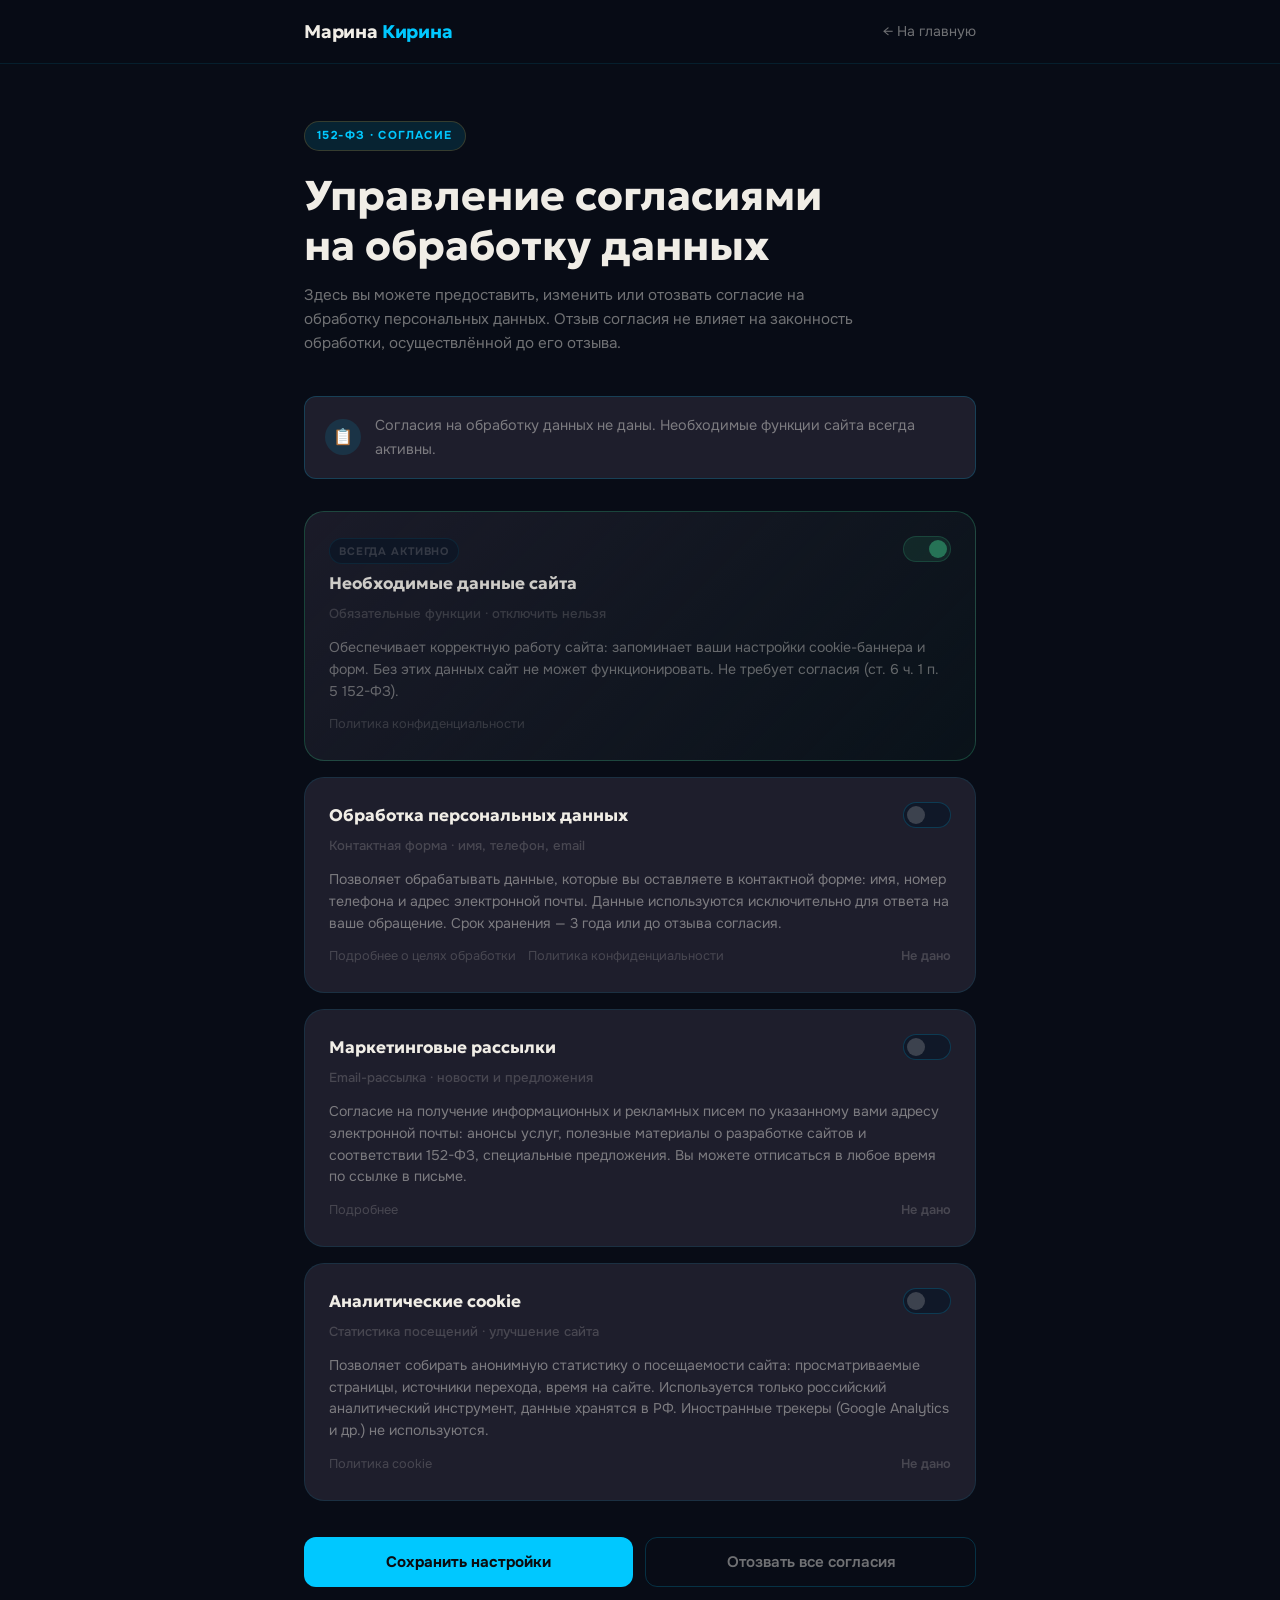
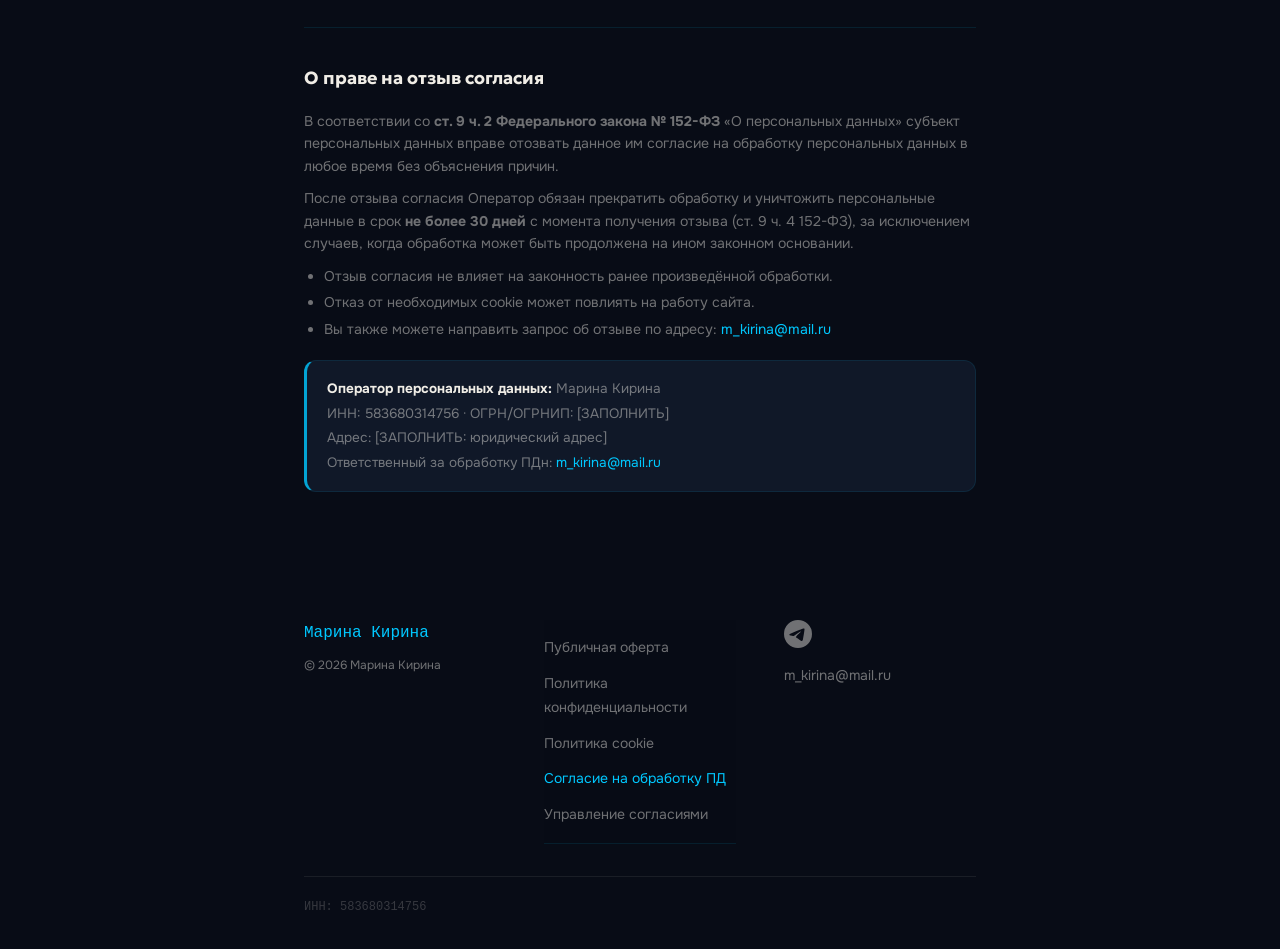
<file: consent.html>
<!DOCTYPE html>
<html lang="ru">
<head>
<meta charset="UTF-8">
<meta name="viewport" content="width=device-width, initial-scale=1.0">
<title>Согласие на обработку персональных данных — Марина Кирина</title>
<meta name="description" content="Управление согласиями на обработку персональных данных. Предоставьте или отзовите согласие в любой момент.">
<meta name="robots" content="noindex">

<!-- SELF-HOSTED FONTS — 152-ФЗ: никаких запросов к fonts.googleapis.com -->
<style>
  @font-face {
    font-family: 'Geologica';
    src: url('/assets/fonts/Geologica-Variable.ttf') format('truetype-variations');
    font-weight: 100 900;
    font-style: normal;
    font-display: swap;
  }
  @font-face {
    font-family: 'Onest';
    src: url('/assets/fonts/Onest-Variable.ttf') format('truetype-variations');
    font-weight: 100 900;
    font-style: normal;
    font-display: swap;
  }
</style>
<style>
/* === DESIGN SYSTEM === */
:root {
  --bg:        #080C16;
  --bg2:       #0D1220;
  --bg3:       #101828;
  --surface:   #1e1e2c;
  --border:    rgba(0,200,255,0.1);
  --border2:   rgba(0,200,255,0.2);
  --amber:     #00C8FF;
  --amber-dim: rgba(0,200,255,0.8);
  --amber-glow:rgba(0,200,255,0.12);
  --red:       #e84040;
  --red-dim:   rgba(232,64,64,0.10);
  --green:     #3ecf8e;
  --green-dim: rgba(62,207,142,0.10);
  --text:      #F0EDE6;
  --text2:     rgba(240,237,230,0.45);
  --text3:     rgba(240,237,230,0.2);
  --font-display: 'Geologica', Georgia, serif;
  --font-body:    'Onest', -apple-system, sans-serif;
  --radius:  12px;
  --radius2: 20px;
  --neon: #00C8FF;
  --bg-card: #0D1220;
  --ink-muted: rgba(240,237,230,0.45);
  --ink-faint: rgba(240,237,230,0.2);
  --rule-solid: rgba(240,237,230,0.08);
  --font-mono: 'PT Mono', ui-monospace, monospace;
}

*, *::before, *::after { box-sizing: border-box; margin: 0; padding: 0; }
html { scroll-behavior: smooth; }
body {
  font-family: var(--font-body);
  background: var(--bg);
  color: var(--text);
  line-height: 1.7;
  font-size: 1rem;
  min-height: 100vh;
  display: flex;
  flex-direction: column;
}
a { color: var(--amber); text-decoration: none; }
a:hover { text-decoration: underline; }
.container { max-width: 720px; margin: 0 auto; padding: 0 24px; }

/* NAV */
nav {
  position: sticky; top: 0; z-index: 100;
  background: rgba(8,12,22,0.92);
  backdrop-filter: blur(12px);
  border-bottom: 1px solid var(--border);
  padding: 16px 0;
  flex-shrink: 0;
}
.nav-inner {
  display: flex; align-items: center; justify-content: space-between;
}
.logo {
  font-family: var(--font-display);
  font-size: 1.15rem;
  font-weight: 700;
  color: var(--text);
  letter-spacing: -0.01em;
  text-decoration: none;
}
.logo span { color: var(--amber); }
.nav-back {
  font-size: .88rem;
  color: var(--text2);
  display: flex; align-items: center; gap: 6px;
  transition: color .2s;
}
.nav-back:hover { color: var(--text); text-decoration: none; }

/* MAIN */
main { flex: 1; padding: 56px 0 80px; }

/* PAGE HEADER */
.doc-label {
  display: inline-block;
  font-size: .72rem;
  font-weight: 700;
  letter-spacing: .12em;
  text-transform: uppercase;
  color: var(--amber);
  background: var(--amber-glow);
  border: 1px solid rgba(245,166,35,0.2);
  padding: 4px 12px;
  border-radius: 100px;
  margin-bottom: 20px;
}
.doc-title {
  font-family: var(--font-display);
  font-size: clamp(1.8rem, 4vw, 2.6rem);
  font-weight: 700;
  line-height: 1.2;
  margin-bottom: 12px;
}
.doc-sub {
  font-size: .95rem;
  color: var(--text2);
  margin-bottom: 40px;
  max-width: 560px;
  line-height: 1.6;
}

/* STATUS BANNER */
.status-banner {
  display: flex; align-items: center; gap: 14px;
  background: var(--surface);
  border: 1px solid var(--border2);
  border-radius: var(--radius);
  padding: 16px 20px;
  margin-bottom: 32px;
  font-size: .9rem;
  color: var(--text2);
}
.status-icon {
  width: 36px; height: 36px;
  border-radius: 50%;
  display: flex; align-items: center; justify-content: center;
  font-size: 1rem;
  flex-shrink: 0;
}
.status-icon--given { background: var(--green-dim); color: var(--green); }
.status-icon--none  { background: var(--amber-glow); color: var(--amber); }

/* CONSENT CARDS */
.consent-section {
  display: flex; flex-direction: column; gap: 16px;
  margin-bottom: 36px;
}
.consent-card {
  background: var(--surface);
  border: 1px solid var(--border);
  border-radius: var(--radius2);
  padding: 24px;
  transition: border-color .2s;
}
.consent-card:has(.cc-checkbox:checked) {
  border-color: rgba(62,207,142,0.3);
  background: linear-gradient(135deg, var(--surface), rgba(62,207,142,0.04));
}
.cc-header {
  display: flex; align-items: flex-start;
  justify-content: space-between; gap: 16px;
  margin-bottom: 12px;
}
.cc-title-wrap { flex: 1; }
.cc-required-badge {
  display: inline-flex; align-items: center; gap: 4px;
  font-size: .68rem; font-weight: 700;
  letter-spacing: .08em; text-transform: uppercase;
  color: var(--text3);
  background: var(--bg3);
  border: 1px solid var(--border);
  padding: 3px 9px;
  border-radius: 100px;
  margin-bottom: 6px;
}
.cc-title {
  font-family: var(--font-display);
  font-size: 1.05rem;
  font-weight: 700;
  color: var(--text);
  margin-bottom: 4px;
}
.cc-subtitle {
  font-size: .82rem;
  color: var(--text3);
  font-weight: 500;
}

/* TOGGLE */
.cc-toggle {
  position: relative;
  flex-shrink: 0;
}
.cc-checkbox {
  position: absolute;
  opacity: 0;
  width: 0; height: 0;
}
.cc-toggle-track {
  display: block;
  width: 48px; height: 26px;
  border-radius: 13px;
  background: var(--bg3);
  border: 1px solid var(--border2);
  cursor: pointer;
  transition: background .2s, border-color .2s;
  position: relative;
}
.cc-toggle-track::after {
  content: '';
  position: absolute;
  top: 3px; left: 3px;
  width: 18px; height: 18px;
  border-radius: 50%;
  background: var(--text3);
  transition: transform .2s, background .2s;
}
.cc-checkbox:checked ~ .cc-toggle-track {
  background: rgba(62,207,142,0.2);
  border-color: rgba(62,207,142,0.4);
}
.cc-checkbox:checked ~ .cc-toggle-track::after {
  transform: translateX(22px);
  background: var(--green);
}
.cc-checkbox:disabled ~ .cc-toggle-track {
  opacity: .6;
  cursor: not-allowed;
}
.cc-checkbox:focus-visible ~ .cc-toggle-track {
  outline: 2px solid var(--amber);
  outline-offset: 2px;
}

.cc-desc {
  font-size: .88rem;
  color: var(--text2);
  line-height: 1.55;
  margin-bottom: 12px;
}
.cc-footer {
  display: flex; align-items: center; gap: 12px;
  flex-wrap: wrap;
}
.cc-link {
  font-size: .8rem;
  color: var(--text3);
  transition: color .2s;
}
.cc-link:hover { color: var(--amber); text-decoration: none; }
.cc-status-text {
  font-size: .8rem;
  font-weight: 600;
  margin-left: auto;
}
.cc-status-text--on  { color: var(--green); }
.cc-status-text--off { color: var(--text3); }

/* REQUIRED CARD */
.consent-card--required {
  border-color: var(--border2);
  opacity: .85;
}
.consent-card--required .cc-toggle-track {
  background: rgba(62,207,142,0.2);
  border-color: rgba(62,207,142,0.4);
}
.consent-card--required .cc-toggle-track::after {
  transform: translateX(22px);
  background: var(--green);
}

/* ACTIONS */
.consent-actions {
  display: flex; gap: 12px; flex-wrap: wrap;
  margin-bottom: 40px;
}
.btn-save {
  flex: 1;
  min-width: 160px;
  background: var(--amber);
  color: #0c0c10;
  border: none;
  border-radius: var(--radius);
  padding: 14px 28px;
  font-family: var(--font-body);
  font-size: .95rem;
  font-weight: 700;
  cursor: pointer;
  transition: background .2s, transform .15s;
}
.btn-save:hover { background: var(--amber-dim); transform: translateY(-1px); }
.btn-save:active { transform: translateY(0); }
.btn-revoke-all {
  flex: 1;
  min-width: 160px;
  background: transparent;
  color: var(--text2);
  border: 1px solid var(--border2);
  border-radius: var(--radius);
  padding: 14px 28px;
  font-family: var(--font-body);
  font-size: .95rem;
  font-weight: 600;
  cursor: pointer;
  transition: border-color .2s, color .2s;
}
.btn-revoke-all:hover {
  border-color: var(--red);
  color: var(--red);
}

/* SUCCESS MESSAGE */
.save-success {
  display: none;
  align-items: center; gap: 12px;
  background: var(--green-dim);
  border: 1px solid rgba(62,207,142,0.25);
  border-radius: var(--radius);
  padding: 14px 20px;
  margin-bottom: 32px;
  font-size: .9rem;
  color: var(--green);
}
.save-success.visible { display: flex; }
.save-success-icon { font-size: 1.2rem; }

/* LAW TEXT */
.law-section {
  border-top: 1px solid var(--border);
  padding-top: 36px;
  margin-top: 8px;
}
.law-section h2 {
  font-family: var(--font-display);
  font-size: 1.1rem;
  font-weight: 700;
  color: var(--text);
  margin-bottom: 16px;
}
.law-section p {
  font-size: .88rem;
  color: var(--text2);
  margin-bottom: 10px;
  line-height: 1.6;
}
.law-section ul {
  font-size: .88rem;
  color: var(--text2);
  padding-left: 20px;
  margin-bottom: 10px;
  line-height: 1.6;
}
.law-section li { margin-bottom: 4px; }

/* OPERATOR INFO */
.operator-mini {
  background: var(--bg3);
  border: 1px solid var(--border);
  border-left: 3px solid var(--amber-dim);
  border-radius: var(--radius);
  padding: 16px 20px;
  font-size: .85rem;
  color: var(--text2);
  margin-top: 20px;
  line-height: 1.8;
}
.operator-mini strong { color: var(--text); }

/* === Footer (унифицирован с index.html) === */
#footer {
  padding: 48px 0 32px;
  flex-shrink: 0;
}
.footer__grid {
  display: grid;
  grid-template-columns: 1fr 1fr 1fr;
  gap: 48px;
  margin-bottom: 32px;
}
.footer__name {
  font-family: var(--font-mono);
  font-size: 16px;
  color: var(--neon);
  margin: 0 0 8px;
}
.footer__copy {
  font-size: 12px;
  color: var(--ink-muted);
  margin: 0;
}
.footer__links {
  display: flex;
  flex-direction: column;
  gap: 12px;
}
.footer__link {
  font-size: 14px;
  color: var(--ink-muted);
  text-decoration: none;
  transition: color .2s;
}
.footer__link:hover { color: var(--neon); }
.footer__link--active {
  color: var(--neon);
  opacity: 1;
}
.footer__contacts {
  display: flex;
  flex-direction: column;
  gap: 16px;
}
.footer__tg-link {
  color: var(--ink-muted);
  display: inline-flex;
  align-items: center;
  transition: color .2s;
  line-height: 1;
}
.footer__tg-link:hover { color: var(--neon); }
.footer__bottom {
  border-top: 1px solid var(--rule-solid);
  padding-top: 20px;
}
.footer__inn {
  font-family: var(--font-mono);
  font-size: 12px;
  color: var(--ink-faint);
  margin: 0;
}
@media (max-width: 768px) {
  .footer__grid { grid-template-columns: 1fr; gap: 32px; }
}
</style>
</head>
<body>

<!-- NAV -->
<nav>
  <div class="container">
    <div class="nav-inner">
      <a href="./index.html" class="logo">Марина <span>Кирина</span></a>
      <a href="./index.html" class="nav-back">← На главную</a>
    </div>
  </div>
</nav>

<!-- MAIN -->
<main>
  <div class="container">

    <div class="doc-label">152-ФЗ · Согласие</div>
    <h1 class="doc-title">Управление согласиями<br>на обработку данных</h1>
    <p class="doc-sub">Здесь вы можете предоставить, изменить или отозвать согласие на обработку персональных данных. Отзыв согласия не влияет на законность обработки, осуществлённой до его отзыва.</p>

    <!-- STATUS -->
    <div class="status-banner" id="statusBanner">
      <div class="status-icon status-icon--none" id="statusIcon">📋</div>
      <div id="statusText">Загружаем текущее состояние ваших согласий…</div>
    </div>

    <!-- SUCCESS -->
    <div class="save-success" id="saveSuccess" role="alert" aria-live="polite">
      <span class="save-success-icon">✓</span>
      <span id="saveSuccessText">Настройки сохранены. Спасибо!</span>
    </div>

    <!-- CONSENT CARDS -->
    <form id="consentForm" novalidate>
      <div class="consent-section">

        <!-- 1. Строго необходимые (required, locked) -->
        <div class="consent-card consent-card--required">
          <div class="cc-header">
            <div class="cc-title-wrap">
              <div class="cc-required-badge">Всегда активно</div>
              <div class="cc-title">Необходимые данные сайта</div>
              <div class="cc-subtitle">Обязательные функции · отключить нельзя</div>
            </div>
            <div class="cc-toggle">
              <input type="checkbox" class="cc-checkbox" id="cc-required"
                     checked disabled aria-label="Необходимые данные — всегда активны">
              <label class="cc-toggle-track" for="cc-required" aria-hidden="true"></label>
            </div>
          </div>
          <p class="cc-desc">
            Обеспечивает корректную работу сайта: запоминает ваши настройки cookie-баннера и форм.
            Без этих данных сайт не может функционировать. Не требует согласия (ст. 6 ч. 1 п. 5 152-ФЗ).
          </p>
          <div class="cc-footer">
            <a href="privacy-policy.html" class="cc-link">Политика конфиденциальности</a>
          </div>
        </div>

        <!-- 2. Обработка ПДн из контактной формы -->
        <div class="consent-card">
          <div class="cc-header">
            <div class="cc-title-wrap">
              <div class="cc-title">Обработка персональных данных</div>
              <div class="cc-subtitle">Контактная форма · имя, телефон, email</div>
            </div>
            <div class="cc-toggle">
              <input type="checkbox" class="cc-checkbox" id="cc-pd"
                     name="consent_pd"
                     aria-describedby="cc-pd-desc">
              <label class="cc-toggle-track" for="cc-pd" aria-hidden="true"></label>
            </div>
          </div>
          <p class="cc-desc" id="cc-pd-desc">
            Позволяет обрабатывать данные, которые вы оставляете в контактной форме: имя, номер телефона и адрес электронной почты.
            Данные используются исключительно для ответа на ваше обращение.
            Срок хранения — 3 года или до отзыва согласия.
          </p>
          <div class="cc-footer">
            <a href="privacy-policy.html#purposes" class="cc-link">Подробнее о целях обработки</a>
            <a href="privacy-policy.html" class="cc-link">Политика конфиденциальности</a>
            <span class="cc-status-text" id="cc-pd-status"></span>
          </div>
        </div>

        <!-- 3. Маркетинговые рассылки -->
        <div class="consent-card">
          <div class="cc-header">
            <div class="cc-title-wrap">
              <div class="cc-title">Маркетинговые рассылки</div>
              <div class="cc-subtitle">Email-рассылка · новости и предложения</div>
            </div>
            <div class="cc-toggle">
              <input type="checkbox" class="cc-checkbox" id="cc-marketing"
                     name="consent_marketing"
                     aria-describedby="cc-marketing-desc">
              <label class="cc-toggle-track" for="cc-marketing" aria-hidden="true"></label>
            </div>
          </div>
          <p class="cc-desc" id="cc-marketing-desc">
            Согласие на получение информационных и рекламных писем по указанному вами адресу электронной почты:
            анонсы услуг, полезные материалы о разработке сайтов и соответствии 152-ФЗ, специальные предложения.
            Вы можете отписаться в любое время по ссылке в письме.
          </p>
          <div class="cc-footer">
            <a href="privacy-policy.html#purposes" class="cc-link">Подробнее</a>
            <span class="cc-status-text" id="cc-marketing-status"></span>
          </div>
        </div>

        <!-- 4. Аналитика -->
        <div class="consent-card">
          <div class="cc-header">
            <div class="cc-title-wrap">
              <div class="cc-title">Аналитические cookie</div>
              <div class="cc-subtitle">Статистика посещений · улучшение сайта</div>
            </div>
            <div class="cc-toggle">
              <input type="checkbox" class="cc-checkbox" id="cc-analytics"
                     name="consent_analytics"
                     aria-describedby="cc-analytics-desc">
              <label class="cc-toggle-track" for="cc-analytics" aria-hidden="true"></label>
            </div>
          </div>
          <p class="cc-desc" id="cc-analytics-desc">
            Позволяет собирать анонимную статистику о посещаемости сайта: просматриваемые страницы,
            источники перехода, время на сайте. Используется только российский аналитический инструмент,
            данные хранятся в РФ. Иностранные трекеры (Google Analytics и др.) не используются.
          </p>
          <div class="cc-footer">
            <a href="cookie-policy.html" class="cc-link">Политика cookie</a>
            <span class="cc-status-text" id="cc-analytics-status"></span>
          </div>
        </div>

      </div><!-- /consent-section -->

      <!-- ACTIONS -->
      <div class="consent-actions">
        <button type="submit" class="btn-save" id="btnSave">
          Сохранить настройки
        </button>
        <button type="button" class="btn-revoke-all" id="btnRevokeAll">
          Отозвать все согласия
        </button>
      </div>

    </form><!-- /consentForm -->

    <!-- LAW TEXT -->
    <div class="law-section">
      <h2>О праве на отзыв согласия</h2>
      <p>
        В соответствии со <strong>ст. 9 ч. 2 Федерального закона № 152-ФЗ</strong> «О персональных данных»
        субъект персональных данных вправе отозвать данное им согласие на обработку персональных данных
        в любое время без объяснения причин.
      </p>
      <p>
        После отзыва согласия Оператор обязан прекратить обработку и уничтожить персональные данные
        в срок <strong>не более 30 дней</strong> с момента получения отзыва (ст. 9 ч. 4 152-ФЗ),
        за исключением случаев, когда обработка может быть продолжена на ином законном основании.
      </p>
      <ul>
        <li>Отзыв согласия не влияет на законность ранее произведённой обработки.</li>
        <li>Отказ от необходимых cookie может повлиять на работу сайта.</li>
        <li>Вы также можете направить запрос об отзыве по адресу: <a href="mailto:m_kirina@mail.ru">m_kirina@mail.ru</a></li>
      </ul>

      <div class="operator-mini">
        <strong>Оператор персональных данных:</strong> Марина Кирина<br>
        ИНН: 583680314756 · ОГРН/ОГРНИП: [ЗАПОЛНИТЬ]<br>
        Адрес: [ЗАПОЛНИТЬ: юридический адрес]<br>
        Ответственный за обработку ПДн: <a href="mailto:m_kirina@mail.ru">m_kirina@mail.ru</a>
      </div>
    </div>

  </div>
</main>

<!-- FOOTER -->
<footer id="footer">
  <div class="footer__inner container">
    <div class="footer__grid">

      <div class="footer__col">
        <p class="footer__name">Марина Кирина</p>
        <p class="footer__copy">© 2026 Марина Кирина</p>
      </div>

      <div class="footer__col">
        <nav class="footer__links" aria-label="Юридические документы">
          <a href="./offer.html" class="footer__link">Публичная оферта</a>
          <a href="./privacy-policy.html" class="footer__link">Политика конфиденциальности</a>
          <a href="./cookie-policy.html" class="footer__link">Политика cookie</a>
          <a href="./consent.html" class="footer__link footer__link--active">Согласие на обработку ПД</a>
          <a id="manage-consent" href="./consent.html" class="footer__link">Управление согласиями</a>
        </nav>
      </div>

      <div class="footer__col">
        <div class="footer__contacts">
          <a href="https://t.me/marinakirina111" class="footer__tg-link" aria-label="Telegram" target="_blank" rel="noopener noreferrer">
            <svg xmlns="http://www.w3.org/2000/svg" width="28" height="28" viewBox="0 0 24 24" fill="currentColor" aria-hidden="true">
              <path d="M11.944 0A12 12 0 0 0 0 12a12 12 0 0 0 12 12 12 12 0 0 0 12-12A12 12 0 0 0 12 0a12 12 0 0 0-.056 0zm4.962 7.224c.1-.002.321.023.465.14a.506.506 0 0 1 .171.325c.016.093.036.306.02.472-.18 1.898-.962 6.502-1.36 8.627-.168.9-.499 1.201-.82 1.23-.696.065-1.225-.46-1.9-.902-1.056-.693-1.653-1.124-2.678-1.8-1.185-.78-.417-1.21.258-1.91.177-.184 3.247-2.977 3.307-3.23.007-.032.014-.15-.056-.212s-.174-.041-.249-.024c-.106.024-1.793 1.14-5.061 3.345-.48.33-.913.49-1.302.48-.428-.008-1.252-.241-1.865-.44-.752-.245-1.349-.374-1.297-.789.027-.216.325-.437.893-.663 3.498-1.524 5.83-2.529 6.998-3.014 3.332-1.386 4.025-1.627 4.476-1.635z"/>
            </svg>
          </a>
          <a href="mailto:m_kirina@mail.ru" class="footer__link">m_kirina@mail.ru</a>
        </div>
      </div>

    </div>
    <div class="footer__bottom">
      <p class="footer__inn">ИНН: 583680314756</p>
    </div>
  </div>
</footer>

<script>
// ============================================================
// CONSENT MANAGEMENT — 152-ФЗ compliant
// Reads / writes consent state to localStorage.
// On first visit all optional consents are OFF (unchecked).
// ============================================================

const STORAGE_KEY = 'mk_consent_v1';

// Consent IDs and their localStorage keys
const CONSENTS = [
  { id: 'cc-pd',        key: 'pd',        statusId: 'cc-pd-status'        },
  { id: 'cc-marketing', key: 'marketing',  statusId: 'cc-marketing-status' },
  { id: 'cc-analytics', key: 'analytics',  statusId: 'cc-analytics-status' },
];

// ---- Load saved state ----
function loadState() {
  try {
    return JSON.parse(localStorage.getItem(STORAGE_KEY)) || {};
  } catch { return {}; }
}

// ---- Save state ----
function saveState(state) {
  localStorage.setItem(STORAGE_KEY, JSON.stringify(state));
}

// ---- Render status text ----
function renderStatus(el, checked) {
  if (!el) return;
  if (checked) {
    el.textContent = '✓ Согласие дано';
    el.className = 'cc-status-text cc-status-text--on';
  } else {
    el.textContent = 'Не дано';
    el.className = 'cc-status-text cc-status-text--off';
  }
}

// ---- Init ----
function init() {
  const state = loadState();
  let anyGiven = false;

  CONSENTS.forEach(({ id, key, statusId }) => {
    const checkbox = document.getElementById(id);
    const statusEl = document.getElementById(statusId);
    const isChecked = state[key] === true;
    checkbox.checked = isChecked;
    renderStatus(statusEl, isChecked);
    if (isChecked) anyGiven = true;

    // Live status update
    checkbox.addEventListener('change', () => {
      renderStatus(statusEl, checkbox.checked);
    });
  });

  // Status banner
  updateBanner(anyGiven);
}

function updateBanner(anyGiven) {
  const banner = document.getElementById('statusBanner');
  const icon   = document.getElementById('statusIcon');
  const text   = document.getElementById('statusText');

  const state = loadState();
  const givenList = CONSENTS.filter(c => state[c.key] === true).map(c => {
    const el = document.getElementById(c.id);
    const title = el.closest('.consent-card').querySelector('.cc-title').textContent;
    return title;
  });

  if (givenList.length === 0) {
    icon.textContent = '📋';
    icon.className = 'status-icon status-icon--none';
    text.textContent = 'Согласия на обработку данных не даны. Необходимые функции сайта всегда активны.';
  } else {
    icon.textContent = '✓';
    icon.className = 'status-icon status-icon--given';
    text.innerHTML = `Активные согласия: <strong>${givenList.join(', ')}</strong>`;
  }
}

// ---- Save ----
document.getElementById('consentForm').addEventListener('submit', (e) => {
  e.preventDefault();
  const state = loadState();

  CONSENTS.forEach(({ id, key }) => {
    state[key] = document.getElementById(id).checked;
  });

  saveState(state);

  // Sync with cookie banner state
  const cookieBannerConsents = {};
  if (state.analytics) cookieBannerConsents.analytics = true;
  if (state.marketing)  cookieBannerConsents.marketing  = true;
  localStorage.setItem('mk_cookie_consent_v1', JSON.stringify({
    given: true,
    analytics: !!state.analytics,
    marketing:  !!state.marketing,
    ts: Date.now()
  }));

  // Show success
  const successEl = document.getElementById('saveSuccess');
  const allOff = CONSENTS.every(({ key }) => !state[key]);
  document.getElementById('saveSuccessText').textContent = allOff
    ? 'Все согласия отозваны. Данные будут удалены в течение 30 дней.'
    : 'Настройки сохранены. Изменения вступят в силу немедленно.';
  successEl.classList.add('visible');
  successEl.scrollIntoView({ behavior: 'smooth', block: 'nearest' });

  setTimeout(() => successEl.classList.remove('visible'), 6000);

  updateBanner();
});

// ---- Revoke all ----
document.getElementById('btnRevokeAll').addEventListener('click', () => {
  CONSENTS.forEach(({ id, key, statusId }) => {
    const checkbox = document.getElementById(id);
    checkbox.checked = false;
    renderStatus(document.getElementById(statusId), false);
  });

  const state = {};
  CONSENTS.forEach(({ key }) => { state[key] = false; });
  saveState(state);

  localStorage.setItem('mk_cookie_consent_v1', JSON.stringify({
    given: true, analytics: false, marketing: false, ts: Date.now()
  }));

  const successEl = document.getElementById('saveSuccess');
  document.getElementById('saveSuccessText').textContent =
    'Все согласия отозваны. Данные будут удалены в течение 30 дней.';
  successEl.classList.add('visible');
  successEl.scrollIntoView({ behavior: 'smooth', block: 'nearest' });
  setTimeout(() => successEl.classList.remove('visible'), 6000);

  updateBanner(false);
});

// ---- Run ----
init();
</script>

</body>
</html>
</file>
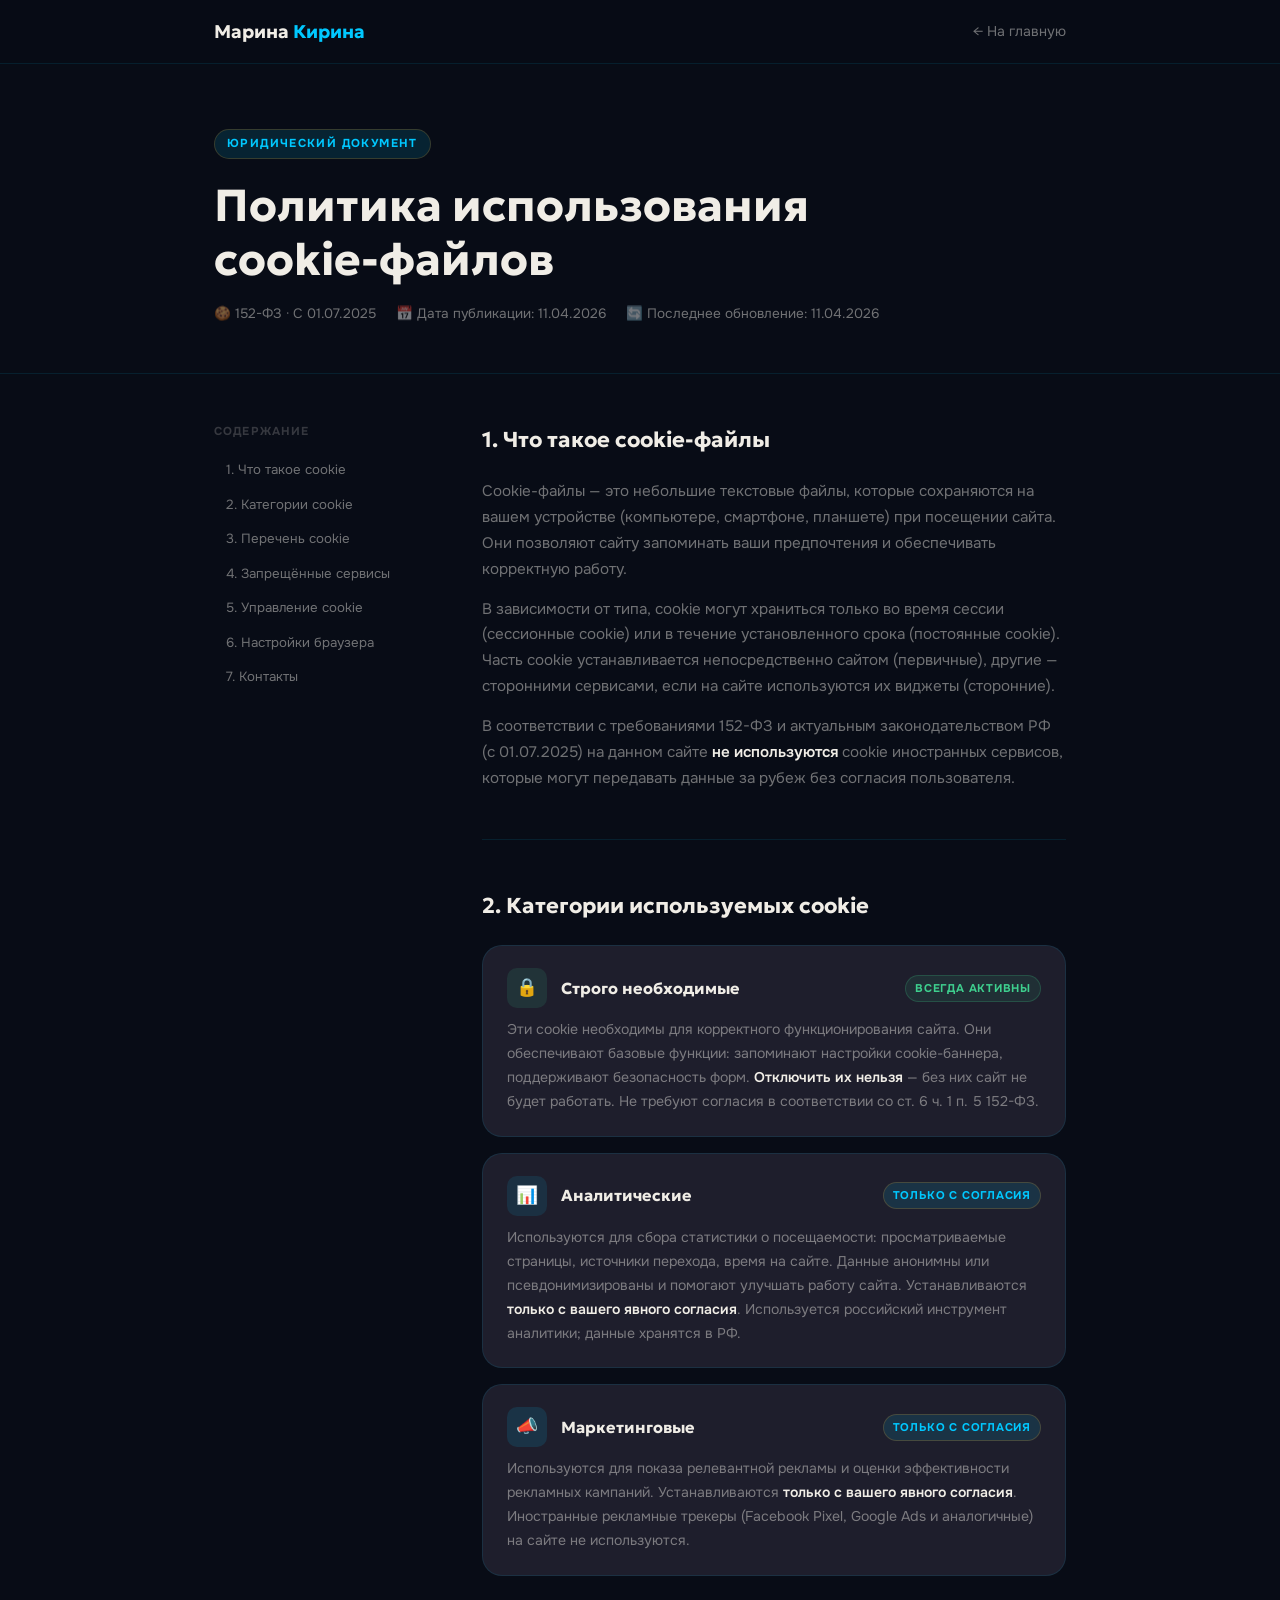
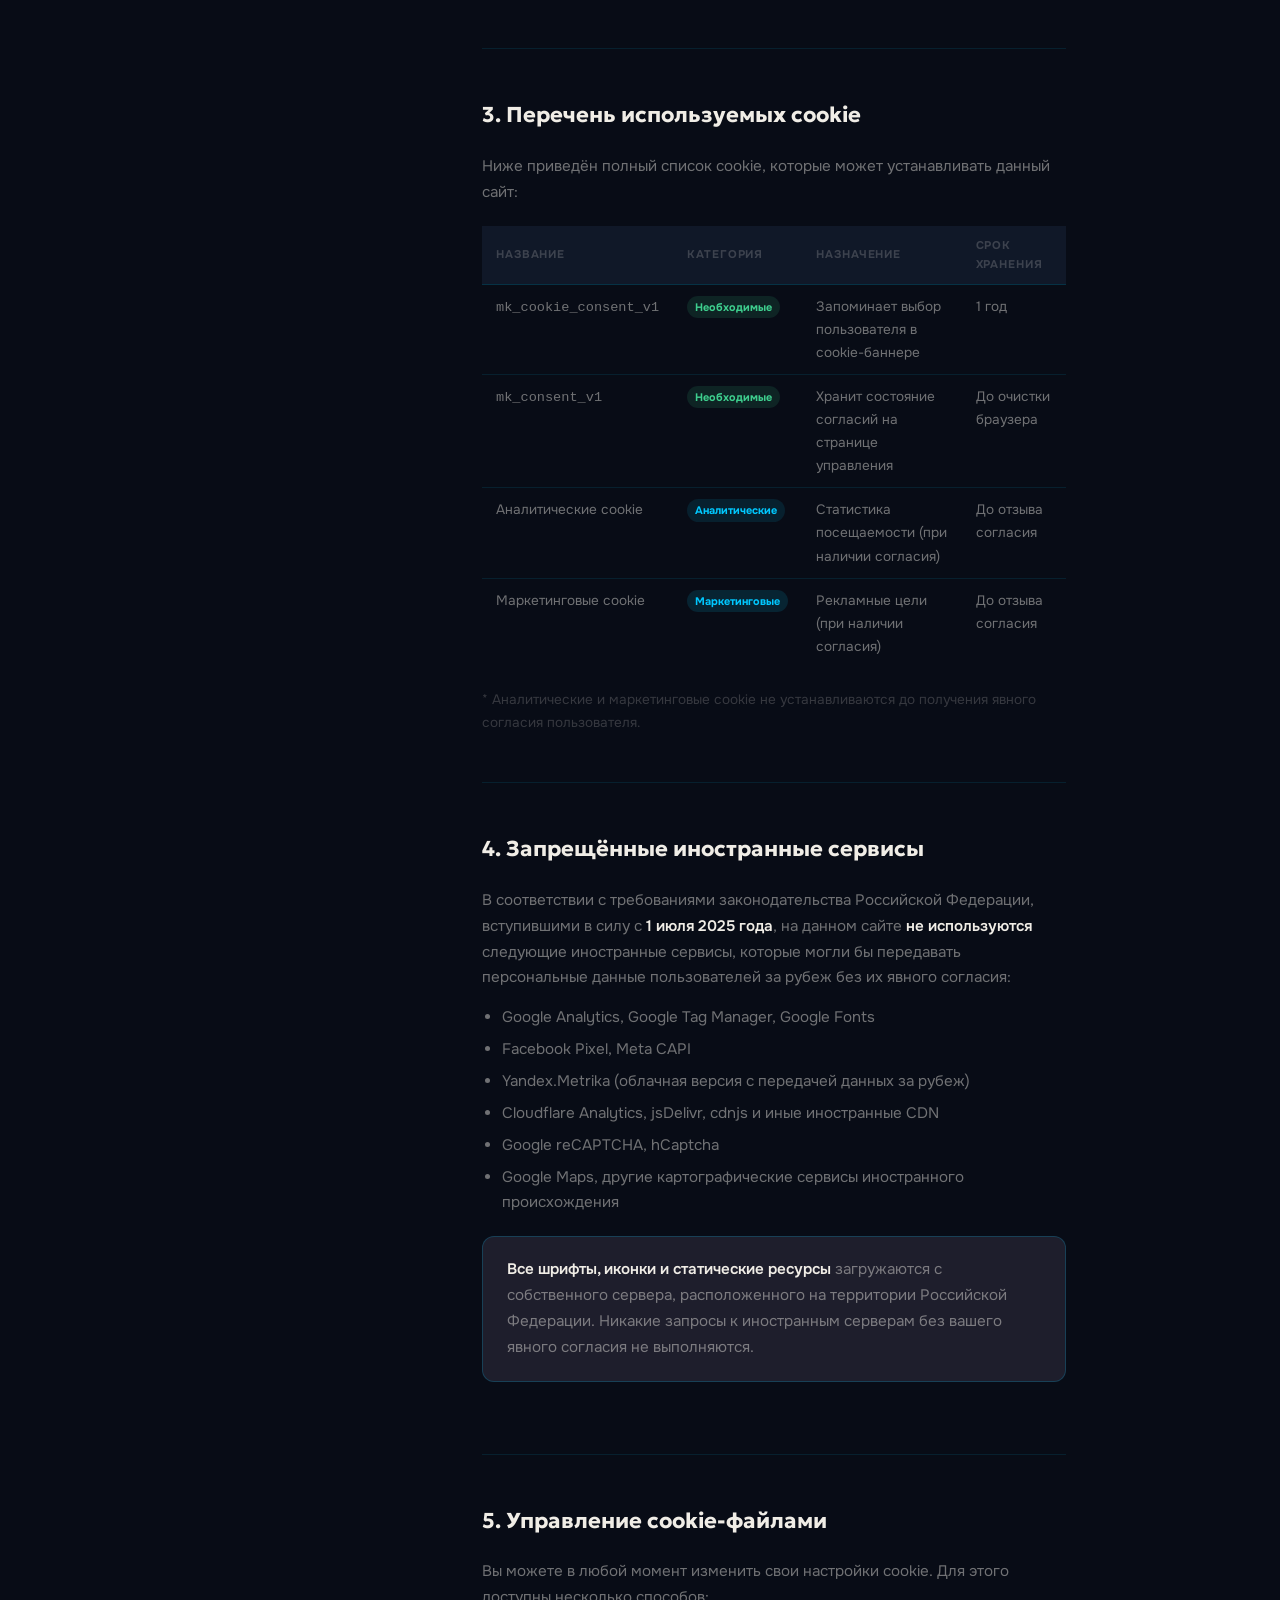
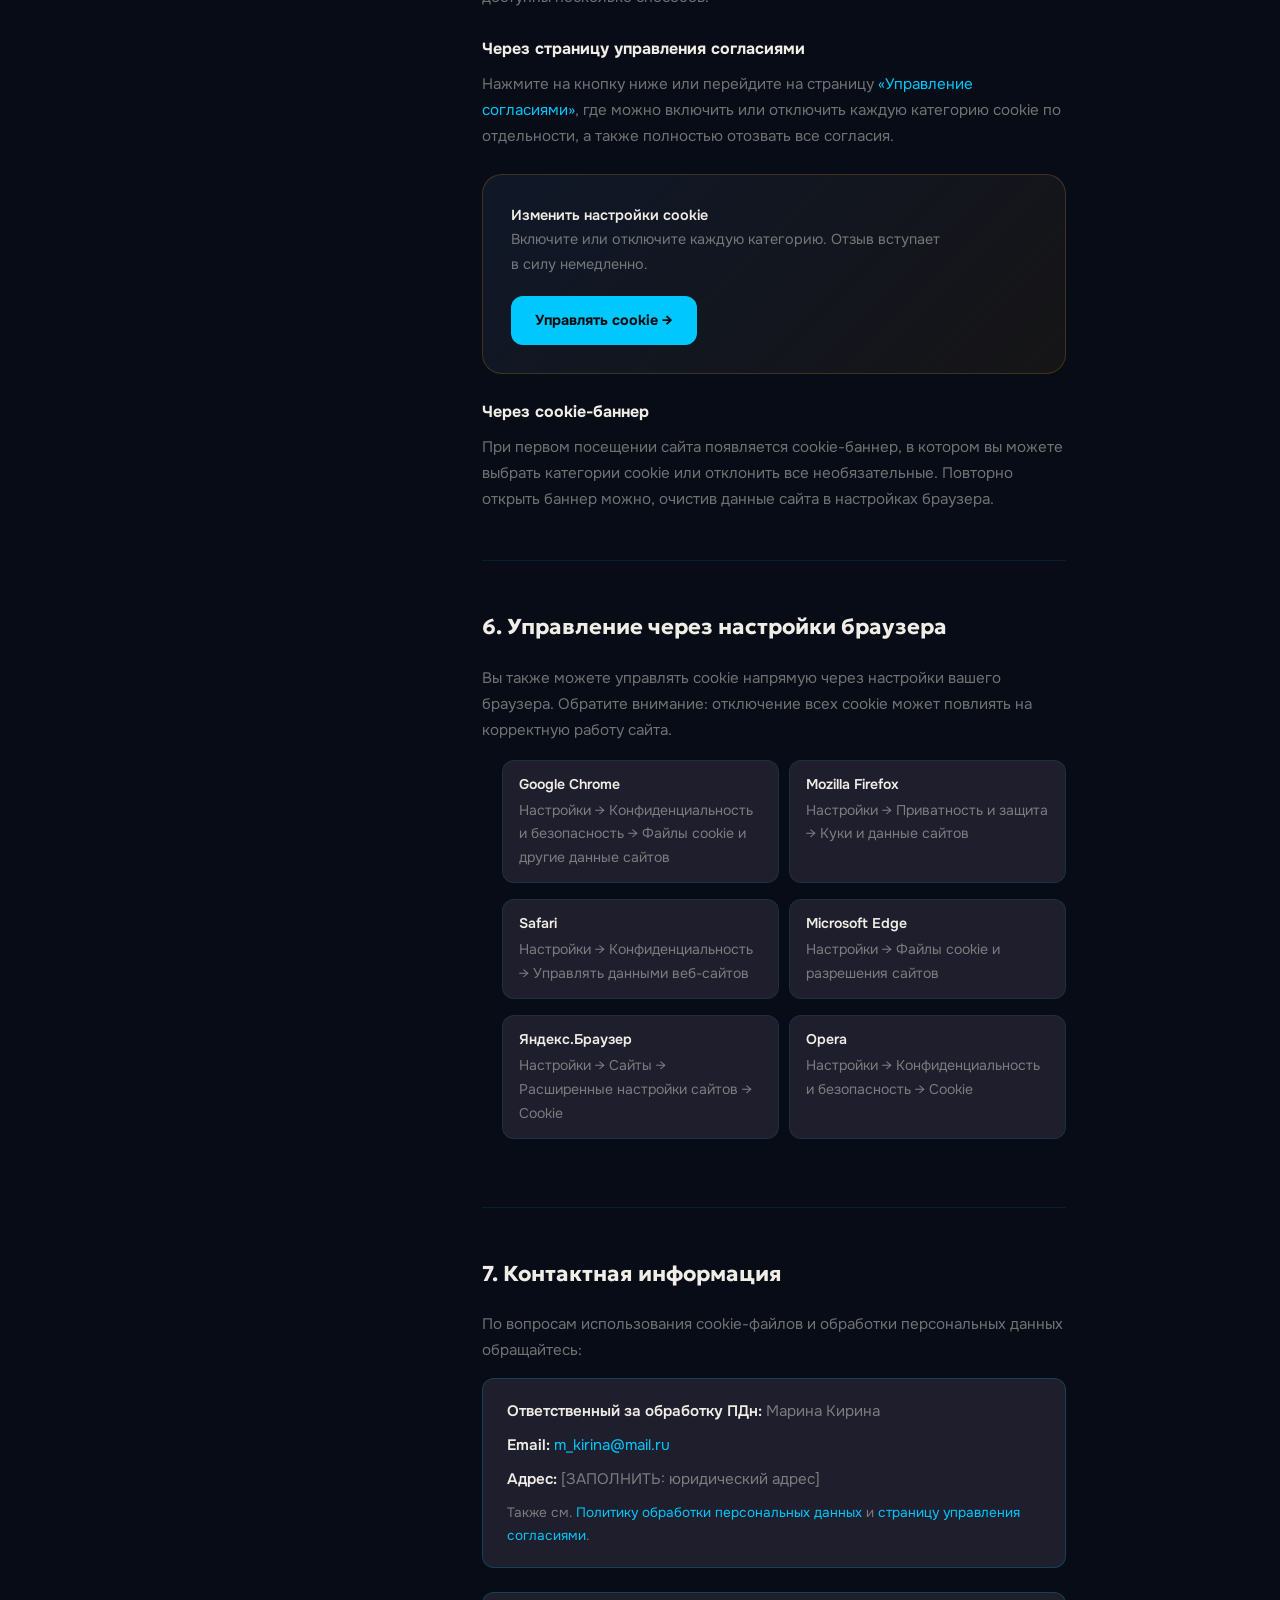
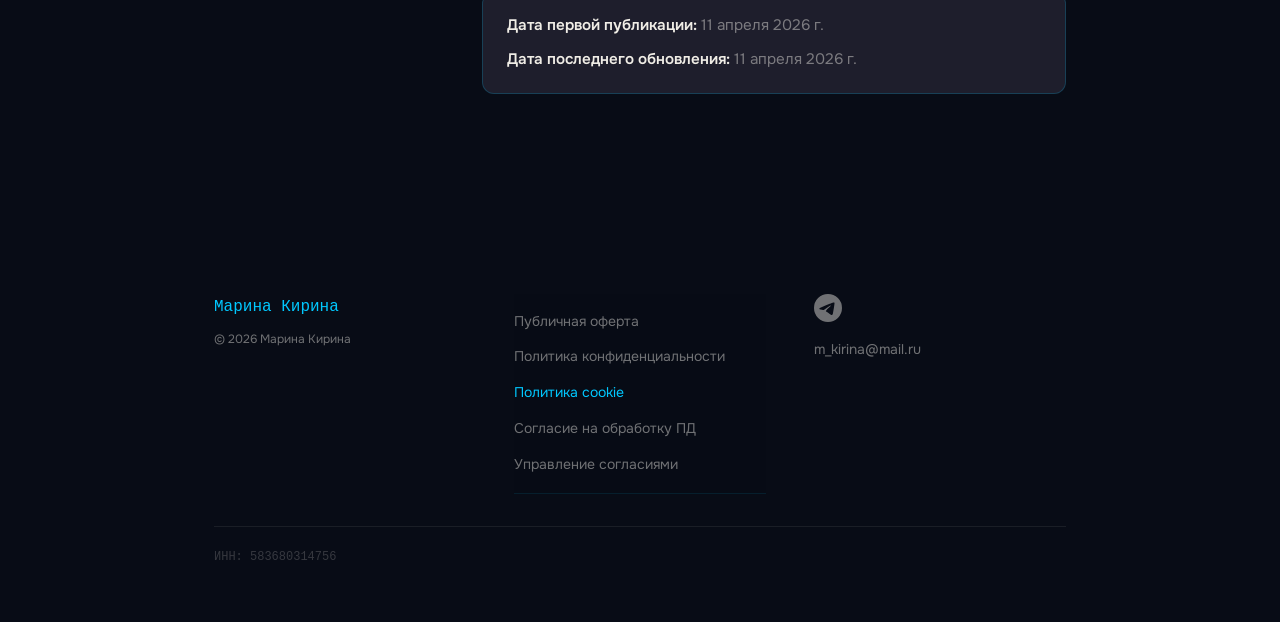
<file: cookie-policy.html>
<!DOCTYPE html>
<html lang="ru">
<head>
<meta charset="UTF-8">
<meta name="viewport" content="width=device-width, initial-scale=1.0">
<title>Политика использования cookie — Марина Кирина</title>
<meta name="description" content="Политика использования cookie-файлов. Что собирается, зачем и как управлять настройками.">
<meta name="robots" content="noindex">

<!-- SELF-HOSTED FONTS — 152-ФЗ: никаких запросов к fonts.googleapis.com -->
<style>
  @font-face {
    font-family: 'Geologica';
    src: url('/assets/fonts/Geologica-Variable.ttf') format('truetype-variations');
    font-weight: 100 900;
    font-style: normal;
    font-display: swap;
  }
  @font-face {
    font-family: 'Onest';
    src: url('/assets/fonts/Onest-Variable.ttf') format('truetype-variations');
    font-weight: 100 900;
    font-style: normal;
    font-display: swap;
  }
</style>
<style>
/* === DESIGN SYSTEM === */
:root {
  --bg:        #080C16;
  --bg2:       #0D1220;
  --bg3:       #101828;
  --surface:   #1e1e2c;
  --border:    rgba(0,200,255,0.1);
  --border2:   rgba(0,200,255,0.2);
  --amber:     #00C8FF;
  --amber-dim: rgba(0,200,255,0.8);
  --amber-glow:rgba(0,200,255,0.12);
  --red:       #e84040;
  --green:     #3ecf8e;
  --blue:      #00C8FF;
  --blue-dim:  rgba(0,200,255,0.10);
  --text:      #F0EDE6;
  --text2:     rgba(240,237,230,0.45);
  --text3:     rgba(240,237,230,0.2);
  --font-display: 'Geologica', Georgia, serif;
  --font-body:    'Onest', -apple-system, sans-serif;
  --radius:  12px;
  --radius2: 20px;
  --neon: #00C8FF;
  --bg-card: #0D1220;
  --ink-muted: rgba(240,237,230,0.45);
  --ink-faint: rgba(240,237,230,0.2);
  --rule-solid: rgba(240,237,230,0.08);
  --font-mono: 'PT Mono', ui-monospace, monospace;
}

*, *::before, *::after { box-sizing: border-box; margin: 0; padding: 0; }
html { scroll-behavior: smooth; }
body {
  font-family: var(--font-body);
  background: var(--bg);
  color: var(--text);
  line-height: 1.7;
  font-size: 1rem;
}
a { color: var(--amber); text-decoration: none; }
a:hover { text-decoration: underline; }
.container { max-width: 900px; margin: 0 auto; padding: 0 24px; }

/* NAV */
nav {
  position: sticky; top: 0; z-index: 100;
  background: rgba(8,12,22,0.92);
  backdrop-filter: blur(12px);
  border-bottom: 1px solid var(--border);
  padding: 16px 0;
}
.nav-inner {
  display: flex; align-items: center; justify-content: space-between;
}
.logo {
  font-family: var(--font-display);
  font-size: 1.15rem;
  font-weight: 700;
  color: var(--text);
  text-decoration: none;
}
.logo span { color: var(--amber); }
.nav-back {
  font-size: .88rem;
  color: var(--text2);
  transition: color .2s;
}
.nav-back:hover { color: var(--text); text-decoration: none; }

/* PAGE HEADER */
.doc-header {
  padding: 64px 0 48px;
  border-bottom: 1px solid var(--border);
}
.doc-label {
  display: inline-block;
  font-size: .72rem;
  font-weight: 700;
  letter-spacing: .12em;
  text-transform: uppercase;
  color: var(--amber);
  background: var(--amber-glow);
  border: 1px solid rgba(245,166,35,0.2);
  padding: 4px 12px;
  border-radius: 100px;
  margin-bottom: 20px;
}
.doc-title {
  font-family: var(--font-display);
  font-size: clamp(1.8rem, 4vw, 2.8rem);
  font-weight: 700;
  line-height: 1.2;
  margin-bottom: 16px;
}
.doc-meta {
  display: flex; flex-wrap: wrap; gap: 20px;
  font-size: .85rem;
  color: var(--text2);
}

/* LAYOUT */
.doc-layout {
  display: grid;
  grid-template-columns: 220px 1fr;
  gap: 48px;
  padding: 48px 0 80px;
  align-items: start;
}
@media (max-width: 768px) {
  .doc-layout { grid-template-columns: 1fr; gap: 32px; }
  .doc-toc { order: -1; }
}

/* TOC */
.doc-toc { position: sticky; top: 80px; }
.toc-title {
  font-size: .72rem;
  font-weight: 700;
  letter-spacing: .1em;
  text-transform: uppercase;
  color: var(--text3);
  margin-bottom: 12px;
}
.toc-list { list-style: none; display: flex; flex-direction: column; gap: 2px; }
.toc-list a {
  display: block;
  font-size: .83rem;
  color: var(--text2);
  padding: 5px 10px;
  border-radius: 6px;
  border-left: 2px solid transparent;
  transition: color .15s, background .15s;
}
.toc-list a:hover {
  color: var(--text);
  background: var(--surface);
  text-decoration: none;
  border-left-color: var(--amber-dim);
}

/* DOCUMENT BODY */
.doc-body section {
  margin-bottom: 48px;
  padding-bottom: 48px;
  border-bottom: 1px solid var(--border);
}
.doc-body section:last-child { border-bottom: none; margin-bottom: 0; }
.doc-body h2 {
  font-family: var(--font-display);
  font-size: 1.35rem;
  font-weight: 700;
  color: var(--text);
  margin-bottom: 20px;
  scroll-margin-top: 80px;
}
.doc-body h3 {
  font-size: 1rem;
  font-weight: 700;
  color: var(--text);
  margin-top: 24px;
  margin-bottom: 10px;
}
.doc-body p { color: var(--text2); margin-bottom: 14px; font-size: .95rem; }
.doc-body p:last-child { margin-bottom: 0; }
.doc-body ul { color: var(--text2); padding-left: 20px; margin-bottom: 14px; font-size: .95rem; }
.doc-body li { margin-bottom: 6px; }
.doc-body strong { color: var(--text); font-weight: 600; }

/* CATEGORY CARDS */
.cookie-categories {
  display: flex; flex-direction: column; gap: 16px;
  margin-bottom: 24px;
}
.cookie-cat {
  background: var(--surface);
  border: 1px solid var(--border);
  border-radius: var(--radius2);
  padding: 22px 24px;
}
.cookie-cat-header {
  display: flex; align-items: center; gap: 14px;
  margin-bottom: 10px;
}
.cookie-cat-icon {
  width: 40px; height: 40px;
  border-radius: 10px;
  display: flex; align-items: center; justify-content: center;
  font-size: 1.1rem;
  flex-shrink: 0;
}
.cookie-cat-icon--required { background: rgba(62,207,142,0.12); color: var(--green); }
.cookie-cat-icon--analytics { background: var(--blue-dim); color: var(--blue); }
.cookie-cat-icon--marketing { background: var(--amber-glow); color: var(--amber); }
.cookie-cat-name {
  font-family: var(--font-display);
  font-size: 1rem;
  font-weight: 700;
  color: var(--text);
}
.cookie-cat-status {
  display: inline-flex; align-items: center; gap: 4px;
  font-size: .7rem; font-weight: 700;
  letter-spacing: .07em; text-transform: uppercase;
  padding: 3px 9px;
  border-radius: 100px;
  margin-left: auto;
}
.cookie-cat-status--always {
  color: var(--green);
  background: rgba(62,207,142,0.10);
  border: 1px solid rgba(62,207,142,0.2);
}
.cookie-cat-status--consent {
  color: var(--amber);
  background: var(--amber-glow);
  border: 1px solid rgba(245,166,35,0.2);
}
.cookie-cat p { font-size: .88rem; }

/* COOKIE TABLE */
.doc-table {
  width: 100%;
  border-collapse: collapse;
  font-size: .85rem;
  margin: 20px 0;
}
.doc-table th {
  background: var(--bg3);
  color: var(--text3);
  font-size: .7rem;
  text-transform: uppercase;
  letter-spacing: .08em;
  padding: 10px 14px;
  text-align: left;
  border-bottom: 1px solid var(--border2);
}
.doc-table td {
  padding: 10px 14px;
  border-bottom: 1px solid var(--border);
  color: var(--text2);
  vertical-align: top;
}
.doc-table tr:last-child td { border-bottom: none; }
.badge {
  display: inline-block;
  font-size: .68rem; font-weight: 700;
  padding: 2px 8px;
  border-radius: 100px;
}
.badge--required { background: rgba(62,207,142,0.12); color: var(--green); }
.badge--analytics { background: var(--blue-dim); color: var(--blue); }
.badge--marketing { background: var(--amber-glow); color: var(--amber); }

/* BROWSER LIST */
.browser-list {
  list-style: none;
  display: grid;
  grid-template-columns: repeat(auto-fit, minmax(200px, 1fr));
  gap: 10px;
  margin: 16px 0;
}
.browser-list li {
  background: var(--surface);
  border: 1px solid var(--border);
  border-radius: var(--radius);
  padding: 12px 16px;
  font-size: .88rem;
  color: var(--text2);
}
.browser-list strong { color: var(--text); display: block; margin-bottom: 2px; }

/* CTA MANAGE */
.cta-manage {
  background: linear-gradient(135deg, var(--bg3), rgba(245,166,35,0.06));
  border: 1px solid rgba(245,166,35,0.2);
  border-radius: var(--radius2);
  padding: 28px;
  display: flex; align-items: center; justify-content: space-between;
  gap: 20px; flex-wrap: wrap;
  margin-top: 24px;
}
.cta-manage p { font-size: .9rem; color: var(--text2); margin: 0; max-width: 440px; }
.cta-manage strong { color: var(--text); }
.btn-manage {
  display: inline-block;
  background: var(--amber);
  color: #0c0c10;
  font-weight: 700;
  font-size: .9rem;
  padding: 12px 24px;
  border-radius: var(--radius);
  white-space: nowrap;
  transition: background .2s;
}
.btn-manage:hover { background: var(--amber-dim); text-decoration: none; }

/* INFO BOX */
.info-box {
  background: var(--surface);
  border: 1px solid var(--border2);
  border-radius: var(--radius);
  padding: 20px 24px;
  margin-bottom: 24px;
}
.info-box p { margin-bottom: 8px; }
.info-box p:last-child { margin-bottom: 0; }

/* === Footer (унифицирован с index.html) === */
#footer {
  padding: 48px 0 32px;
}
.footer__grid {
  display: grid;
  grid-template-columns: 1fr 1fr 1fr;
  gap: 48px;
  margin-bottom: 32px;
}
.footer__name {
  font-family: var(--font-mono);
  font-size: 16px;
  color: var(--neon);
  margin: 0 0 8px;
}
.footer__copy {
  font-size: 12px;
  color: var(--ink-muted);
  margin: 0;
}
.footer__links {
  display: flex;
  flex-direction: column;
  gap: 12px;
}
.footer__link {
  font-size: 14px;
  color: var(--ink-muted);
  text-decoration: none;
  transition: color .2s;
}
.footer__link:hover { color: var(--neon); }
.footer__link--active {
  color: var(--neon);
  opacity: 1;
}
.footer__contacts {
  display: flex;
  flex-direction: column;
  gap: 16px;
}
.footer__tg-link {
  color: var(--ink-muted);
  display: inline-flex;
  align-items: center;
  transition: color .2s;
  line-height: 1;
}
.footer__tg-link:hover { color: var(--neon); }
.footer__bottom {
  border-top: 1px solid var(--rule-solid);
  padding-top: 20px;
}
.footer__inn {
  font-family: var(--font-mono);
  font-size: 12px;
  color: var(--ink-faint);
  margin: 0;
}
@media (max-width: 768px) {
  .footer__grid { grid-template-columns: 1fr; gap: 32px; }
}
</style>
</head>
<body>

<!-- NAV -->
<nav>
  <div class="container">
    <div class="nav-inner">
      <a href="./index.html" class="logo">Марина <span>Кирина</span></a>
      <a href="./index.html" class="nav-back">← На главную</a>
    </div>
  </div>
</nav>

<!-- HEADER -->
<header class="doc-header">
  <div class="container">
    <div class="doc-label">Юридический документ</div>
    <h1 class="doc-title">Политика использования<br>cookie-файлов</h1>
    <div class="doc-meta">
      <span>🍪 152-ФЗ · С 01.07.2025</span>
      <span>📅 Дата публикации: 11.04.2026</span>
      <span>🔄 Последнее обновление: 11.04.2026</span>
    </div>
  </div>
</header>

<!-- CONTENT -->
<main>
  <div class="container">
    <div class="doc-layout">

      <!-- TOC -->
      <aside class="doc-toc" aria-label="Содержание">
        <div class="toc-title">Содержание</div>
        <ul class="toc-list">
          <li><a href="#what-is">1. Что такое cookie</a></li>
          <li><a href="#categories">2. Категории cookie</a></li>
          <li><a href="#list">3. Перечень cookie</a></li>
          <li><a href="#no-foreign">4. Запрещённые сервисы</a></li>
          <li><a href="#manage">5. Управление cookie</a></li>
          <li><a href="#browser">6. Настройки браузера</a></li>
          <li><a href="#contact">7. Контакты</a></li>
        </ul>
      </aside>

      <!-- BODY -->
      <div class="doc-body">

        <section id="what-is">
          <h2>1. Что такое cookie-файлы</h2>
          <p>
            Cookie-файлы — это небольшие текстовые файлы, которые сохраняются на вашем устройстве
            (компьютере, смартфоне, планшете) при посещении сайта. Они позволяют сайту запоминать
            ваши предпочтения и обеспечивать корректную работу.
          </p>
          <p>
            В зависимости от типа, cookie могут храниться только во время сессии (сессионные cookie)
            или в течение установленного срока (постоянные cookie). Часть cookie устанавливается
            непосредственно сайтом (первичные), другие — сторонними сервисами, если на сайте
            используются их виджеты (сторонние).
          </p>
          <p>
            В соответствии с требованиями 152-ФЗ и актуальным законодательством РФ (с 01.07.2025)
            на данном сайте <strong>не используются</strong> cookie иностранных сервисов,
            которые могут передавать данные за рубеж без согласия пользователя.
          </p>
        </section>

        <section id="categories">
          <h2>2. Категории используемых cookie</h2>
          <div class="cookie-categories">

            <div class="cookie-cat">
              <div class="cookie-cat-header">
                <div class="cookie-cat-icon cookie-cat-icon--required">🔒</div>
                <div>
                  <div class="cookie-cat-name">Строго необходимые</div>
                </div>
                <span class="cookie-cat-status cookie-cat-status--always">Всегда активны</span>
              </div>
              <p>
                Эти cookie необходимы для корректного функционирования сайта. Они обеспечивают базовые
                функции: запоминают настройки cookie-баннера, поддерживают безопасность форм.
                <strong>Отключить их нельзя</strong> — без них сайт не будет работать.
                Не требуют согласия в соответствии со ст. 6 ч. 1 п. 5 152-ФЗ.
              </p>
            </div>

            <div class="cookie-cat">
              <div class="cookie-cat-header">
                <div class="cookie-cat-icon cookie-cat-icon--analytics">📊</div>
                <div>
                  <div class="cookie-cat-name">Аналитические</div>
                </div>
                <span class="cookie-cat-status cookie-cat-status--consent">Только с согласия</span>
              </div>
              <p>
                Используются для сбора статистики о посещаемости: просматриваемые страницы,
                источники перехода, время на сайте. Данные анонимны или псевдонимизированы
                и помогают улучшать работу сайта. Устанавливаются <strong>только с вашего явного согласия</strong>.
                Используется российский инструмент аналитики; данные хранятся в РФ.
              </p>
            </div>

            <div class="cookie-cat">
              <div class="cookie-cat-header">
                <div class="cookie-cat-icon cookie-cat-icon--marketing">📣</div>
                <div>
                  <div class="cookie-cat-name">Маркетинговые</div>
                </div>
                <span class="cookie-cat-status cookie-cat-status--consent">Только с согласия</span>
              </div>
              <p>
                Используются для показа релевантной рекламы и оценки эффективности рекламных кампаний.
                Устанавливаются <strong>только с вашего явного согласия</strong>.
                Иностранные рекламные трекеры (Facebook Pixel, Google Ads и аналогичные) на сайте
                не используются.
              </p>
            </div>

          </div>
        </section>

        <section id="list">
          <h2>3. Перечень используемых cookie</h2>
          <p>Ниже приведён полный список cookie, которые может устанавливать данный сайт:</p>
          <table class="doc-table">
            <thead>
              <tr>
                <th>Название</th>
                <th>Категория</th>
                <th>Назначение</th>
                <th>Срок хранения</th>
              </tr>
            </thead>
            <tbody>
              <tr>
                <td><code>mk_cookie_consent_v1</code></td>
                <td><span class="badge badge--required">Необходимые</span></td>
                <td>Запоминает выбор пользователя в cookie-баннере</td>
                <td>1 год</td>
              </tr>
              <tr>
                <td><code>mk_consent_v1</code></td>
                <td><span class="badge badge--required">Необходимые</span></td>
                <td>Хранит состояние согласий на странице управления</td>
                <td>До очистки браузера</td>
              </tr>
              <tr>
                <td>Аналитические cookie</td>
                <td><span class="badge badge--analytics">Аналитические</span></td>
                <td>Статистика посещаемости (при наличии согласия)</td>
                <td>До отзыва согласия</td>
              </tr>
              <tr>
                <td>Маркетинговые cookie</td>
                <td><span class="badge badge--marketing">Маркетинговые</span></td>
                <td>Рекламные цели (при наличии согласия)</td>
                <td>До отзыва согласия</td>
              </tr>
            </tbody>
          </table>
          <p style="font-size:.85rem;color:var(--text3)">
            * Аналитические и маркетинговые cookie не устанавливаются до получения явного согласия пользователя.
          </p>
        </section>

        <section id="no-foreign">
          <h2>4. Запрещённые иностранные сервисы</h2>
          <p>
            В соответствии с требованиями законодательства Российской Федерации, вступившими в силу
            с <strong>1 июля 2025 года</strong>, на данном сайте <strong>не используются</strong>
            следующие иностранные сервисы, которые могли бы передавать персональные данные пользователей
            за рубеж без их явного согласия:
          </p>
          <ul>
            <li>Google Analytics, Google Tag Manager, Google Fonts</li>
            <li>Facebook Pixel, Meta CAPI</li>
            <li>Yandex.Metrika (облачная версия с передачей данных за рубеж)</li>
            <li>Cloudflare Analytics, jsDelivr, cdnjs и иные иностранные CDN</li>
            <li>Google reCAPTCHA, hCaptcha</li>
            <li>Google Maps, другие картографические сервисы иностранного происхождения</li>
          </ul>
          <div class="info-box" style="margin-top:20px">
            <p>
              <strong>Все шрифты, иконки и статические ресурсы</strong> загружаются с собственного сервера,
              расположенного на территории Российской Федерации. Никакие запросы к иностранным серверам
              без вашего явного согласия не выполняются.
            </p>
          </div>
        </section>

        <section id="manage">
          <h2>5. Управление cookie-файлами</h2>
          <p>
            Вы можете в любой момент изменить свои настройки cookie. Для этого доступны
            несколько способов:
          </p>

          <h3>Через страницу управления согласиями</h3>
          <p>
            Нажмите на кнопку ниже или перейдите на страницу
            <a href="consent.html">«Управление согласиями»</a>, где можно включить или отключить
            каждую категорию cookie по отдельности, а также полностью отозвать все согласия.
          </p>
          <div class="cta-manage">
            <p>
              <strong>Изменить настройки cookie</strong><br>
              Включите или отключите каждую категорию. Отзыв вступает в силу немедленно.
            </p>
            <a href="consent.html" class="btn-manage">Управлять cookie →</a>
          </div>

          <h3>Через cookie-баннер</h3>
          <p>
            При первом посещении сайта появляется cookie-баннер, в котором вы можете
            выбрать категории cookie или отклонить все необязательные.
            Повторно открыть баннер можно, очистив данные сайта в настройках браузера.
          </p>
        </section>

        <section id="browser">
          <h2>6. Управление через настройки браузера</h2>
          <p>
            Вы также можете управлять cookie напрямую через настройки вашего браузера.
            Обратите внимание: отключение всех cookie может повлиять на корректную работу сайта.
          </p>
          <ul class="browser-list">
            <li>
              <strong>Google Chrome</strong>
              Настройки → Конфиденциальность и безопасность → Файлы cookie и другие данные сайтов
            </li>
            <li>
              <strong>Mozilla Firefox</strong>
              Настройки → Приватность и защита → Куки и данные сайтов
            </li>
            <li>
              <strong>Safari</strong>
              Настройки → Конфиденциальность → Управлять данными веб-сайтов
            </li>
            <li>
              <strong>Microsoft Edge</strong>
              Настройки → Файлы cookie и разрешения сайтов
            </li>
            <li>
              <strong>Яндекс.Браузер</strong>
              Настройки → Сайты → Расширенные настройки сайтов → Cookie
            </li>
            <li>
              <strong>Opera</strong>
              Настройки → Конфиденциальность и безопасность → Cookie
            </li>
          </ul>
        </section>

        <section id="contact">
          <h2>7. Контактная информация</h2>
          <p>По вопросам использования cookie-файлов и обработки персональных данных обращайтесь:</p>
          <div class="info-box">
            <p><strong>Ответственный за обработку ПДн:</strong> Марина Кирина</p>
            <p><strong>Email:</strong> <a href="mailto:m_kirina@mail.ru">m_kirina@mail.ru</a></p>
            <p><strong>Адрес:</strong> [ЗАПОЛНИТЬ: юридический адрес]</p>
            <p style="margin-top:8px;font-size:.85rem">
              Также см. <a href="privacy-policy.html">Политику обработки персональных данных</a>
              и <a href="consent.html">страницу управления согласиями</a>.
            </p>
          </div>
          <div class="info-box" style="margin-top:0">
            <p><strong>Дата первой публикации:</strong> 11 апреля 2026 г.</p>
            <p><strong>Дата последнего обновления:</strong> 11 апреля 2026 г.</p>
          </div>
        </section>

      </div><!-- /doc-body -->
    </div><!-- /doc-layout -->
  </div>
</main>

<!-- FOOTER -->
<footer id="footer">
  <div class="footer__inner container">
    <div class="footer__grid">

      <div class="footer__col">
        <p class="footer__name">Марина Кирина</p>
        <p class="footer__copy">© 2026 Марина Кирина</p>
      </div>

      <div class="footer__col">
        <nav class="footer__links" aria-label="Юридические документы">
          <a href="./offer.html" class="footer__link">Публичная оферта</a>
          <a href="./privacy-policy.html" class="footer__link">Политика конфиденциальности</a>
          <a href="./cookie-policy.html" class="footer__link footer__link--active">Политика cookie</a>
          <a href="./consent.html" class="footer__link">Согласие на обработку ПД</a>
          <a id="manage-consent" href="./consent.html" class="footer__link">Управление согласиями</a>
        </nav>
      </div>

      <div class="footer__col">
        <div class="footer__contacts">
          <a href="https://t.me/marinakirina111" class="footer__tg-link" aria-label="Telegram" target="_blank" rel="noopener noreferrer">
            <svg xmlns="http://www.w3.org/2000/svg" width="28" height="28" viewBox="0 0 24 24" fill="currentColor" aria-hidden="true">
              <path d="M11.944 0A12 12 0 0 0 0 12a12 12 0 0 0 12 12 12 12 0 0 0 12-12A12 12 0 0 0 12 0a12 12 0 0 0-.056 0zm4.962 7.224c.1-.002.321.023.465.14a.506.506 0 0 1 .171.325c.016.093.036.306.02.472-.18 1.898-.962 6.502-1.36 8.627-.168.9-.499 1.201-.82 1.23-.696.065-1.225-.46-1.9-.902-1.056-.693-1.653-1.124-2.678-1.8-1.185-.78-.417-1.21.258-1.91.177-.184 3.247-2.977 3.307-3.23.007-.032.014-.15-.056-.212s-.174-.041-.249-.024c-.106.024-1.793 1.14-5.061 3.345-.48.33-.913.49-1.302.48-.428-.008-1.252-.241-1.865-.44-.752-.245-1.349-.374-1.297-.789.027-.216.325-.437.893-.663 3.498-1.524 5.83-2.529 6.998-3.014 3.332-1.386 4.025-1.627 4.476-1.635z"/>
            </svg>
          </a>
          <a href="mailto:m_kirina@mail.ru" class="footer__link">m_kirina@mail.ru</a>
        </div>
      </div>

    </div>
    <div class="footer__bottom">
      <p class="footer__inn">ИНН: 583680314756</p>
    </div>
  </div>
</footer>

</body>
</html>
</file>
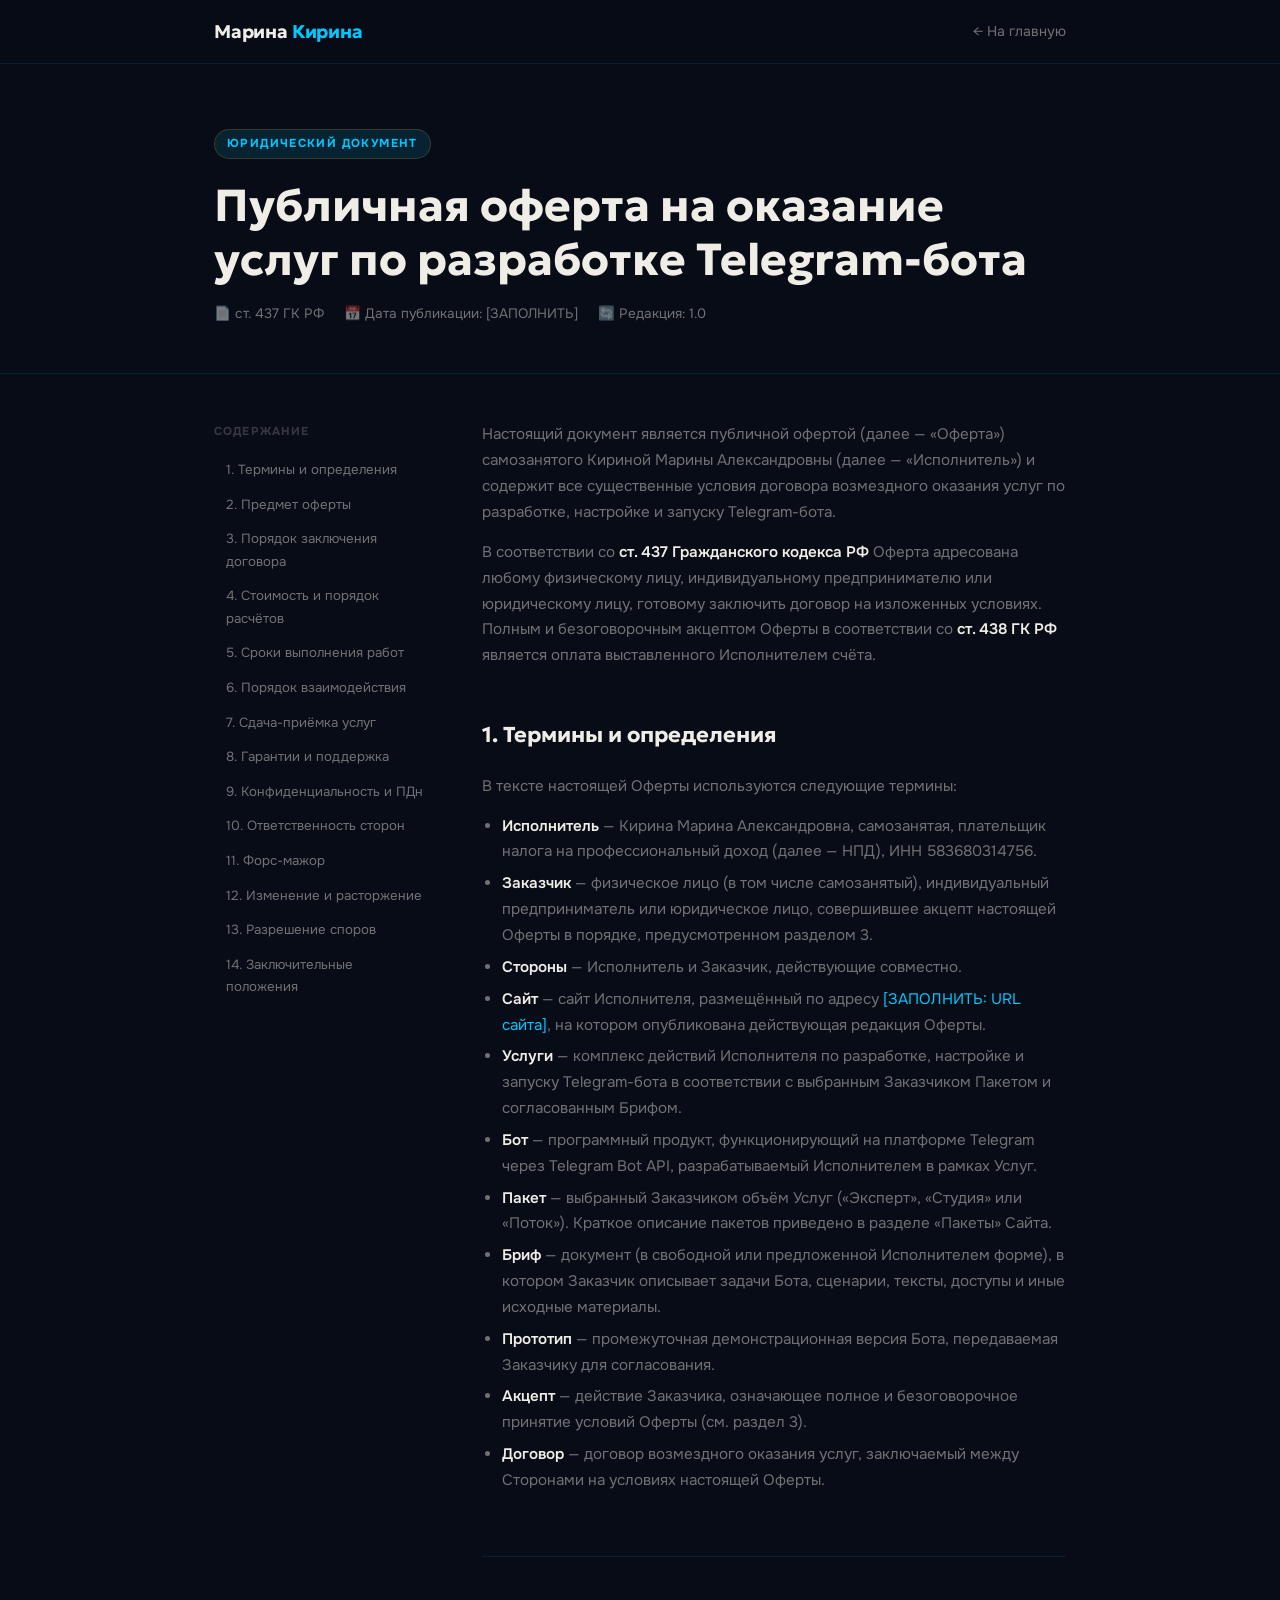
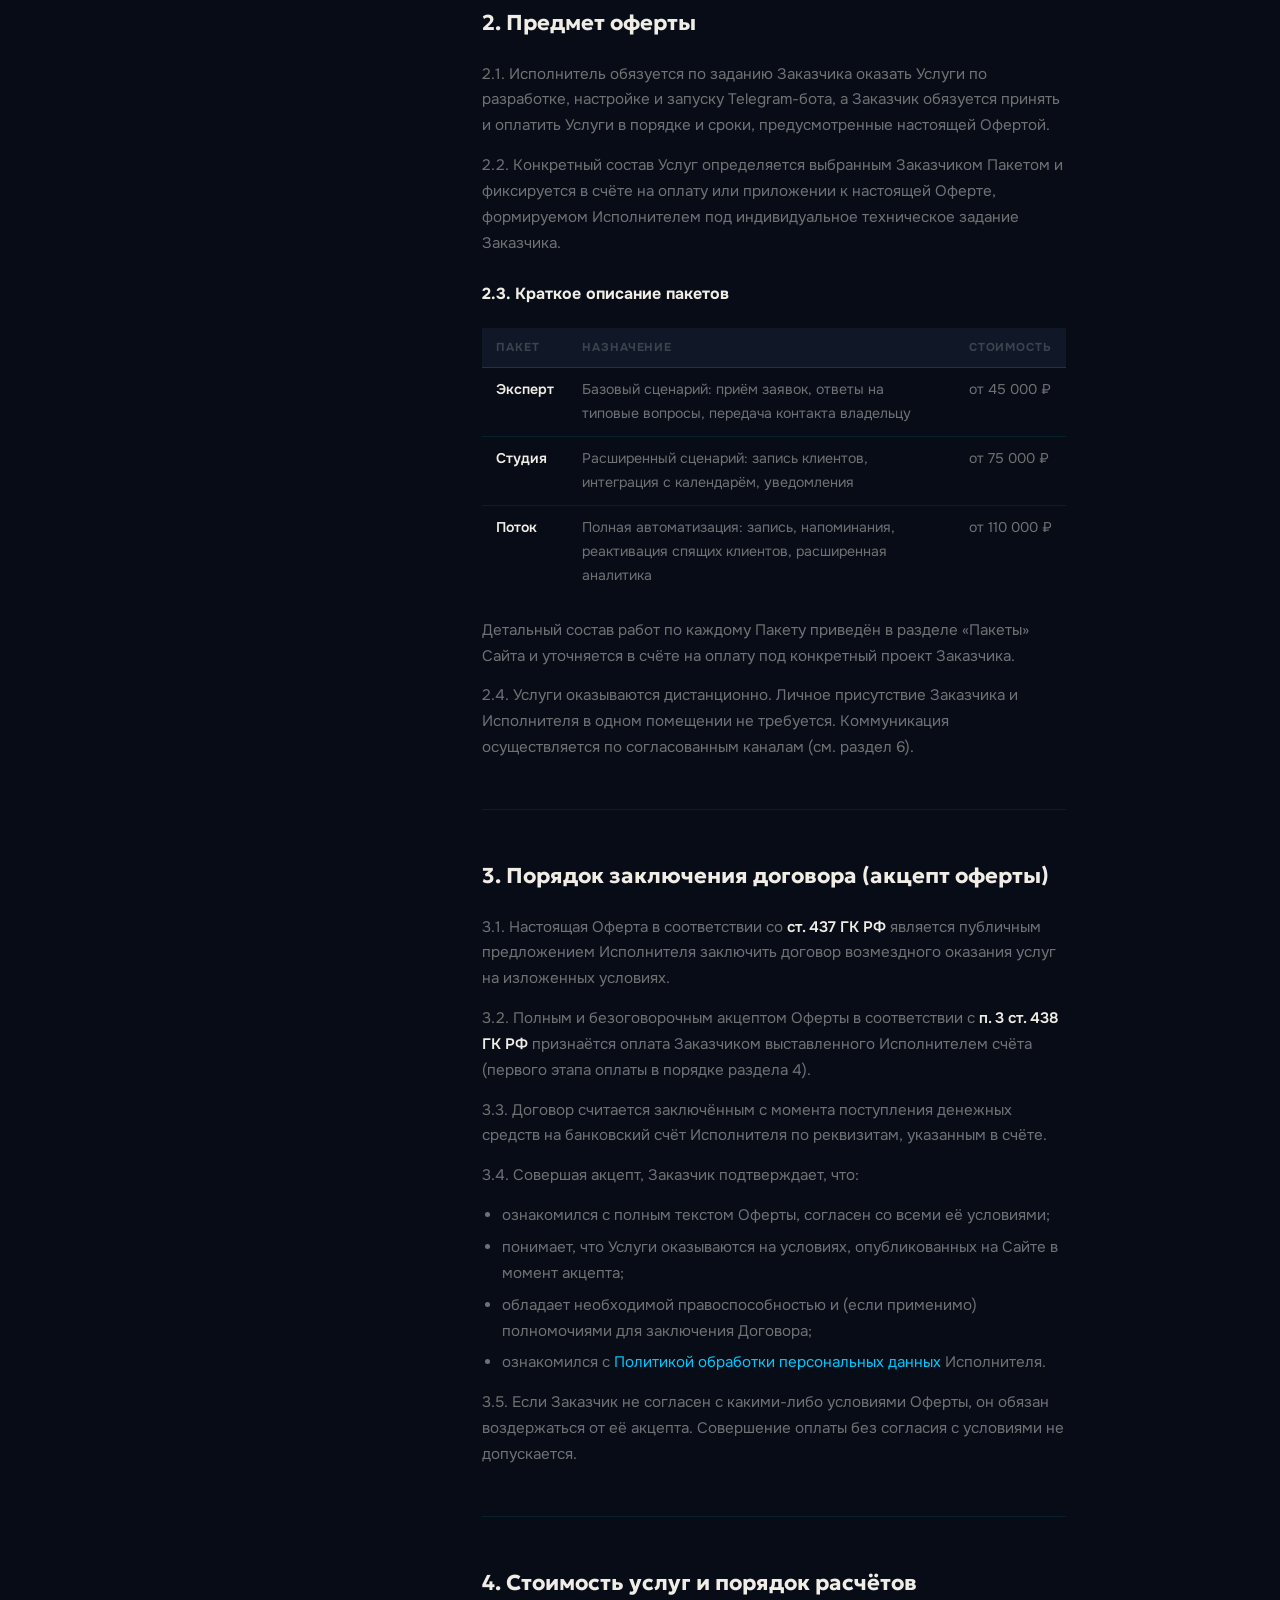
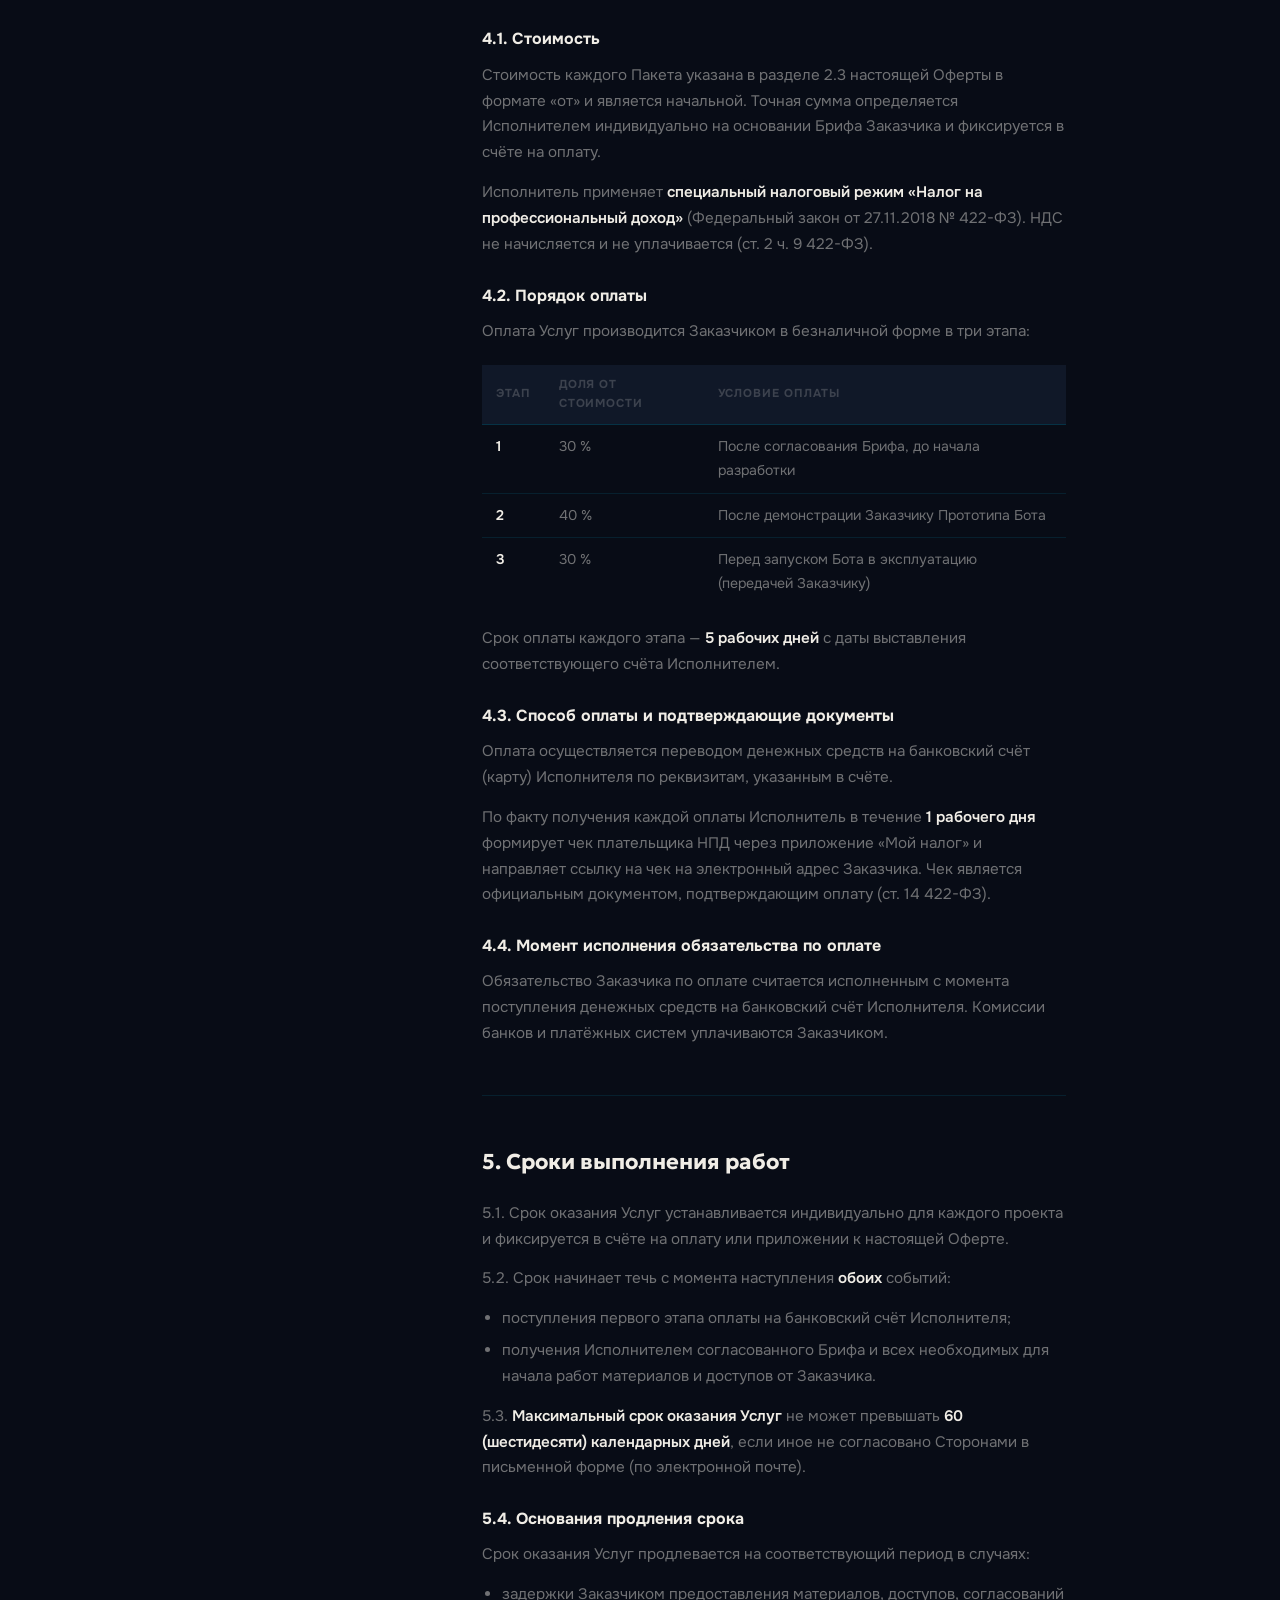
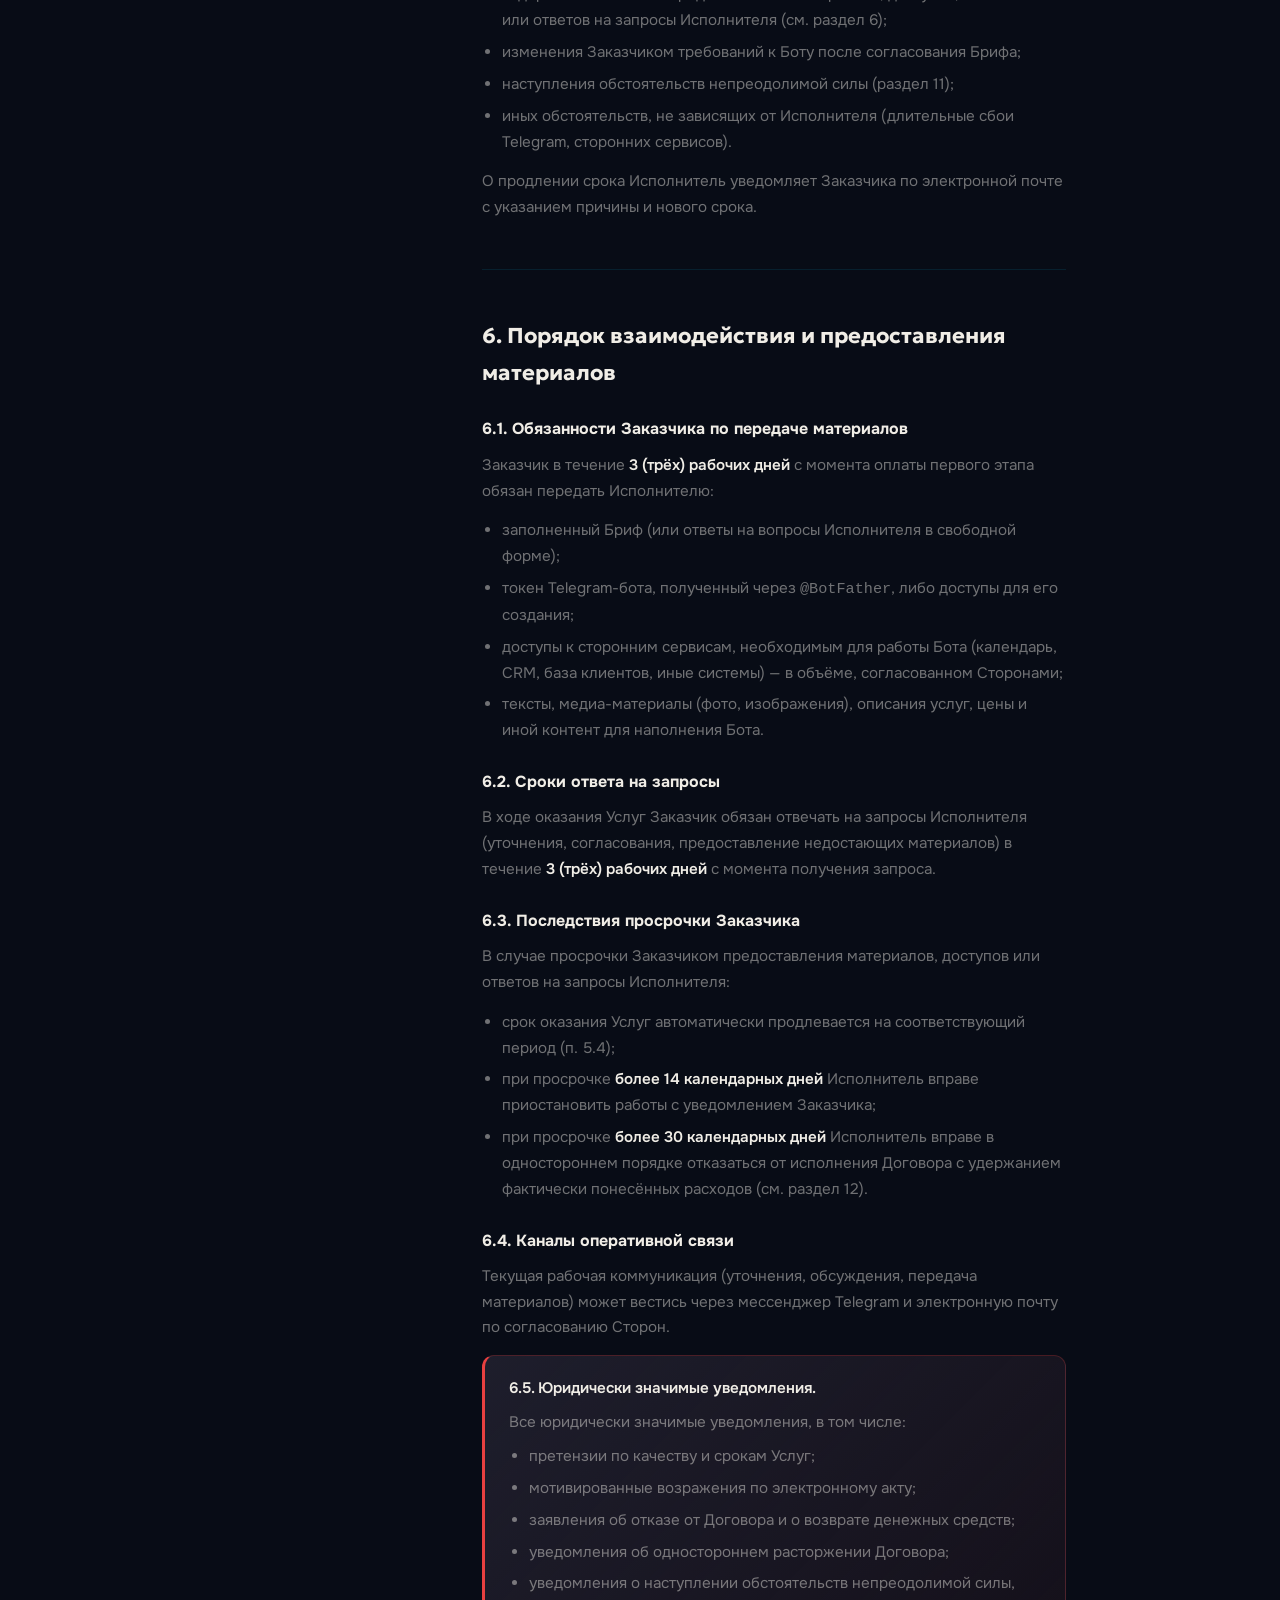
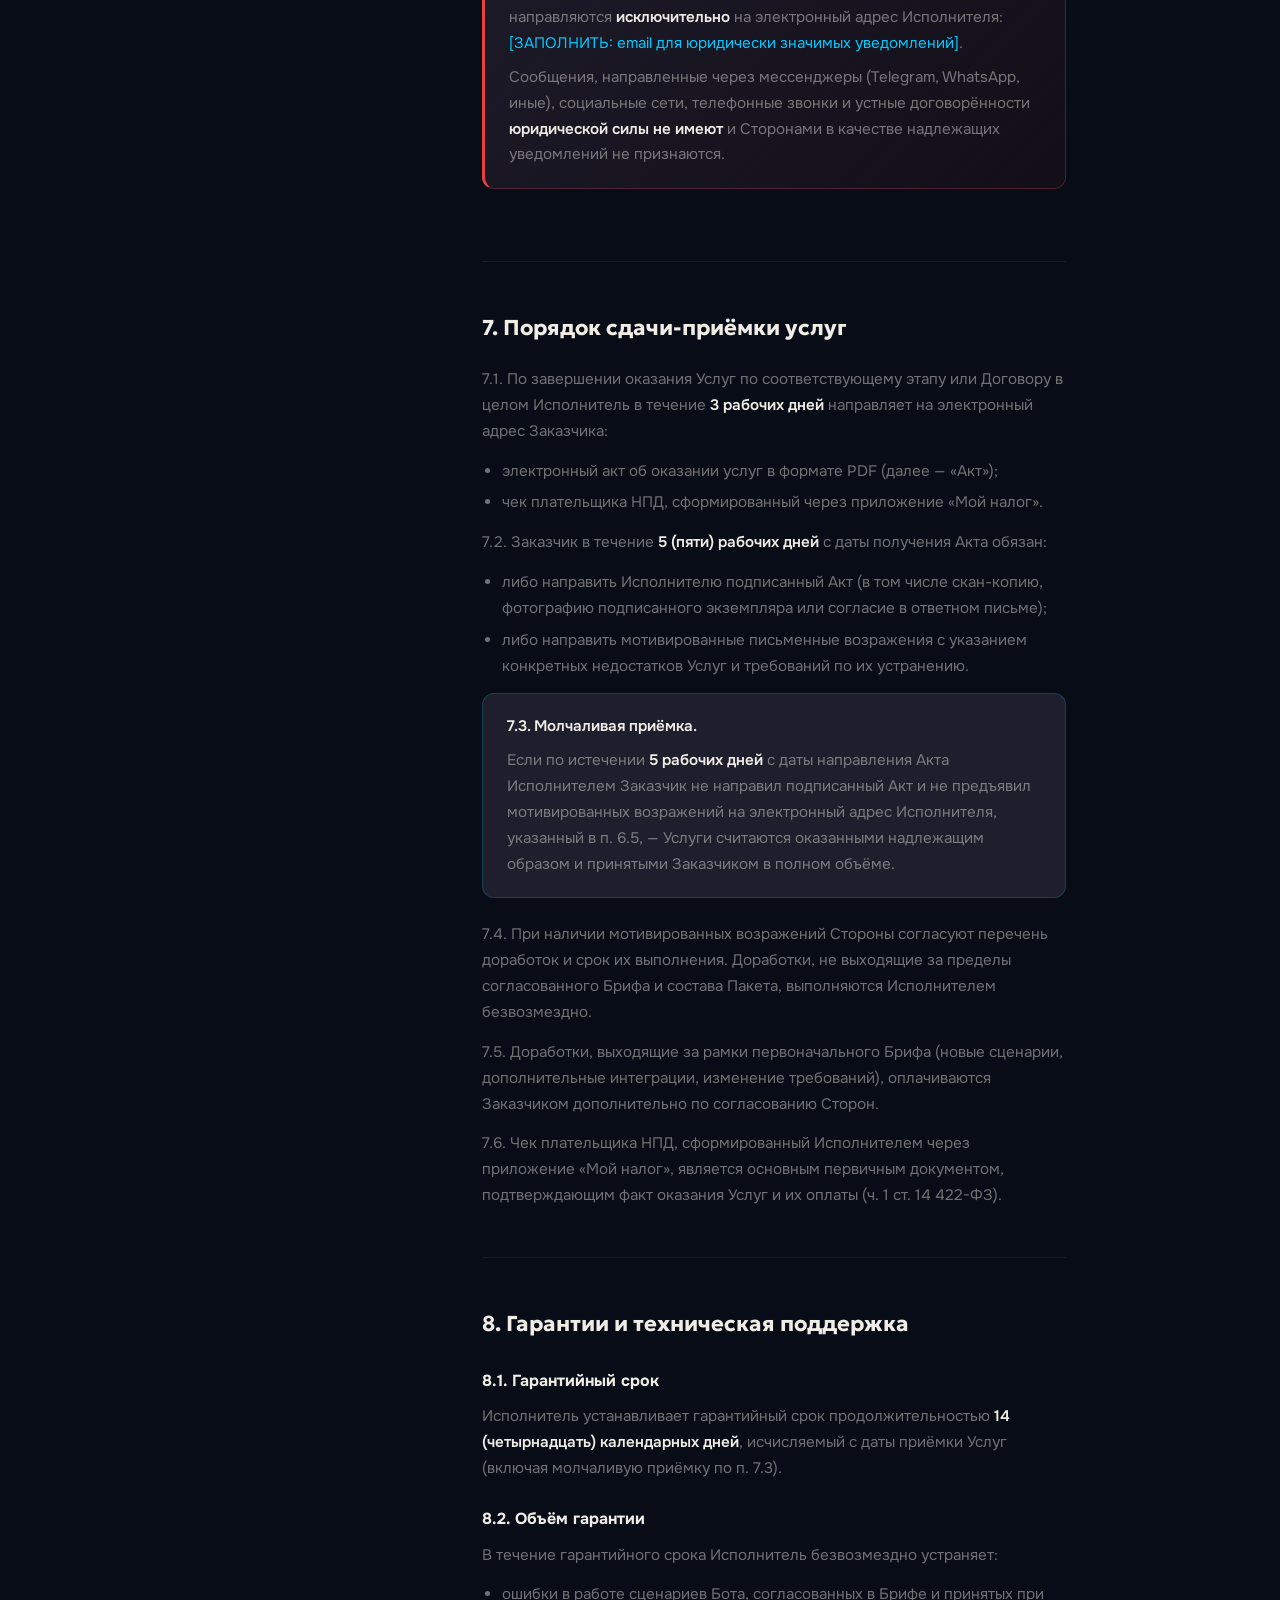
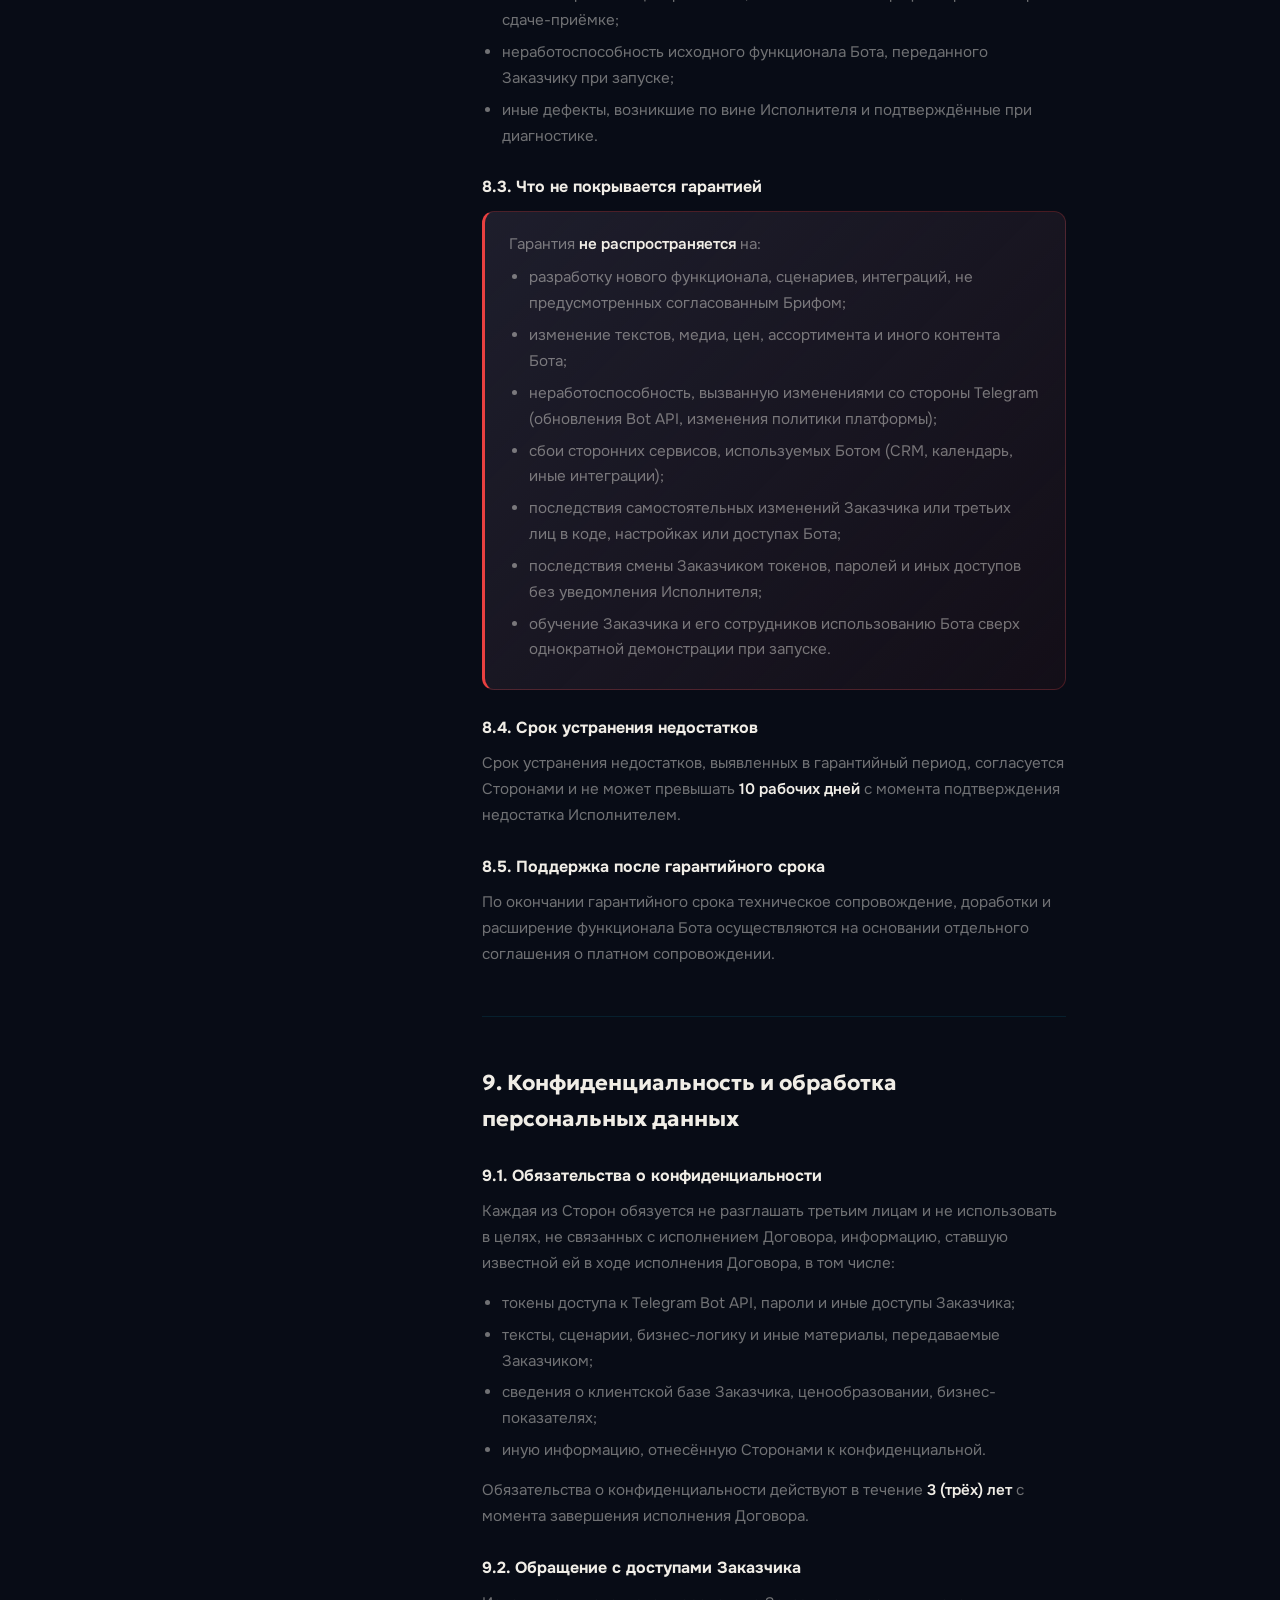
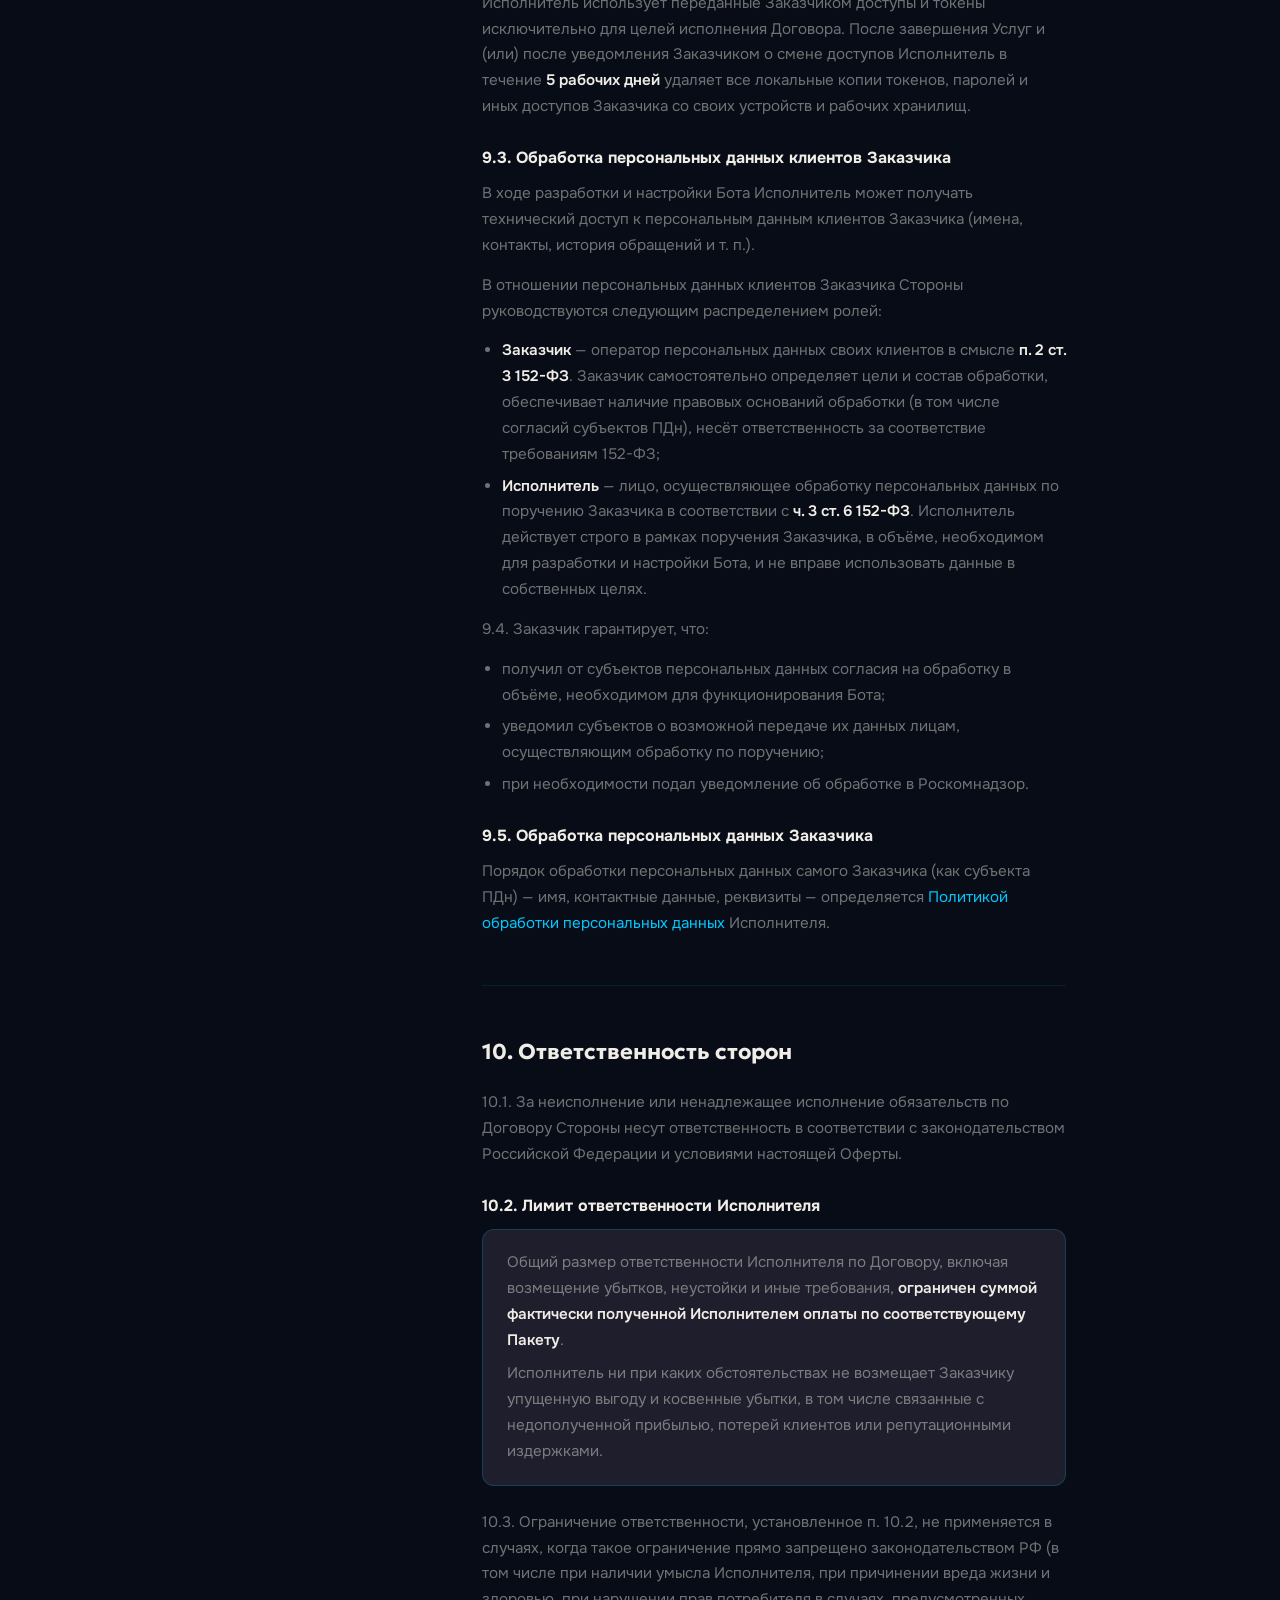
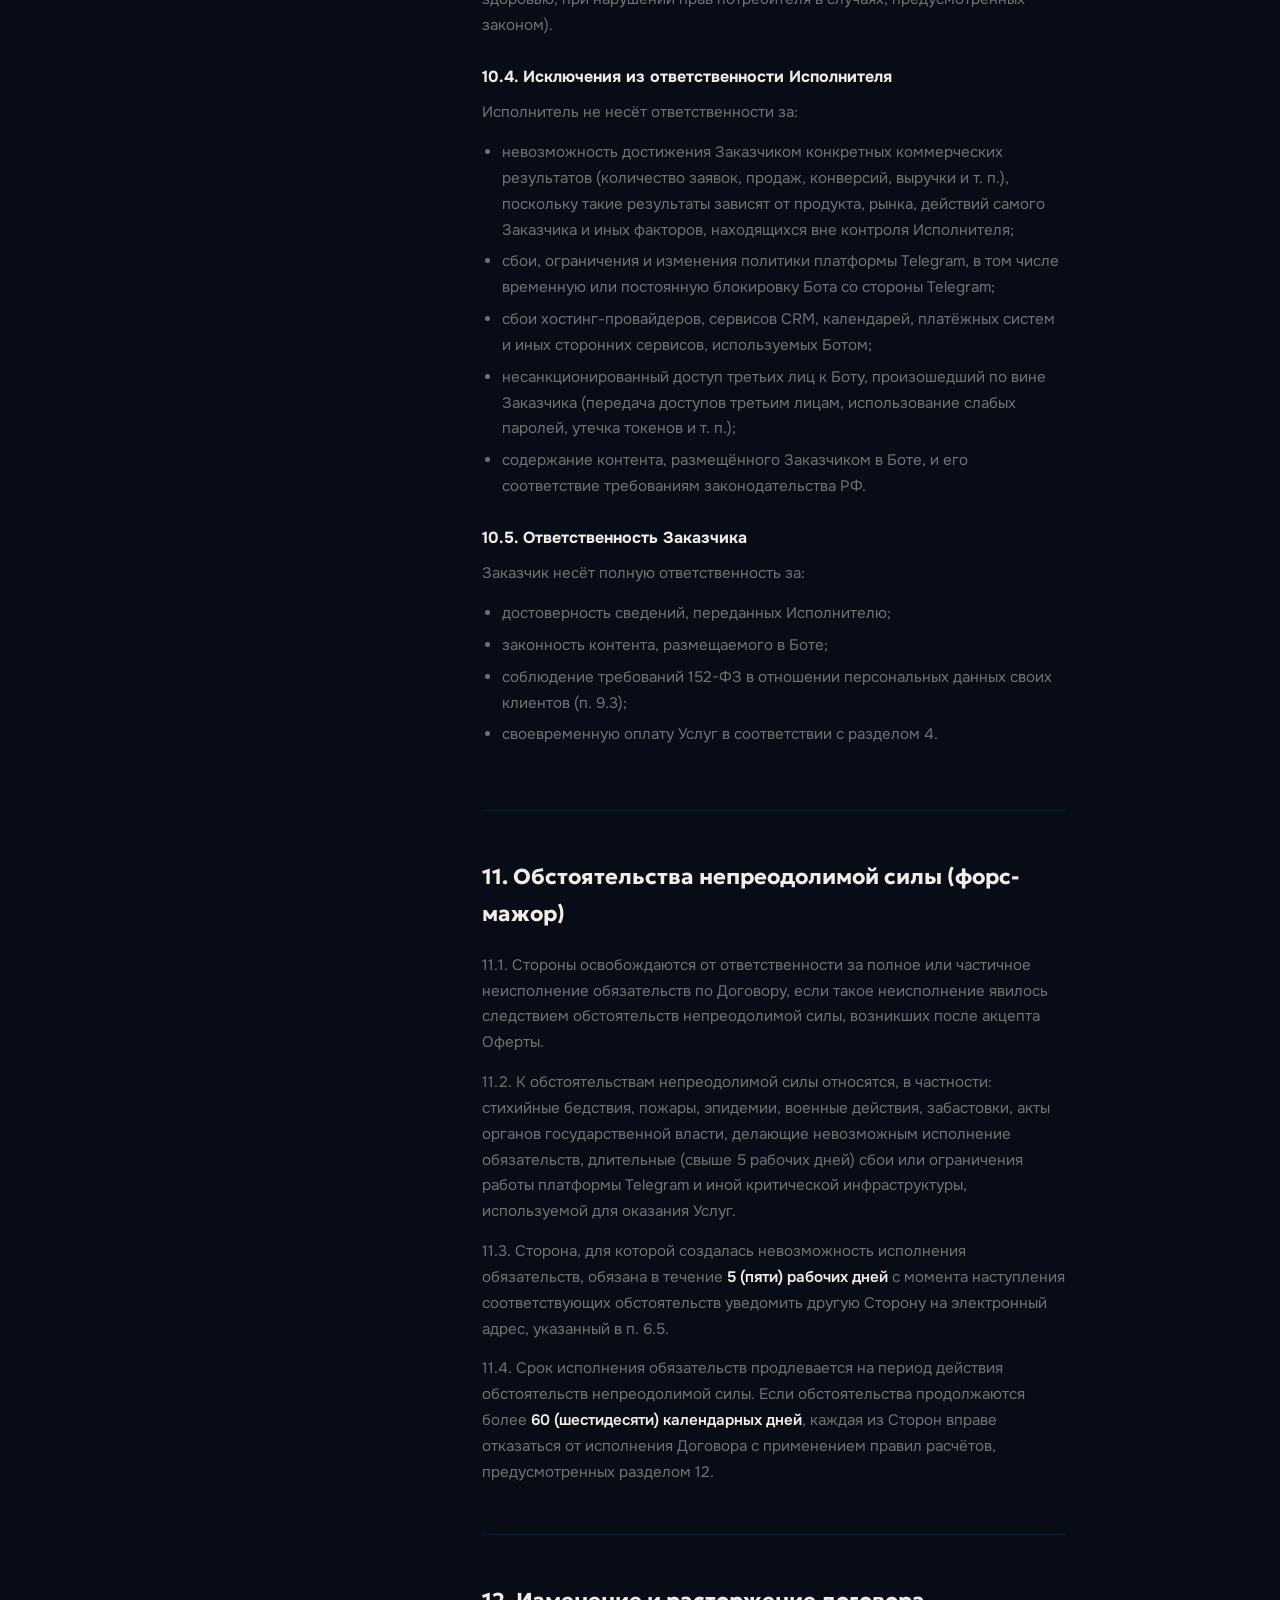
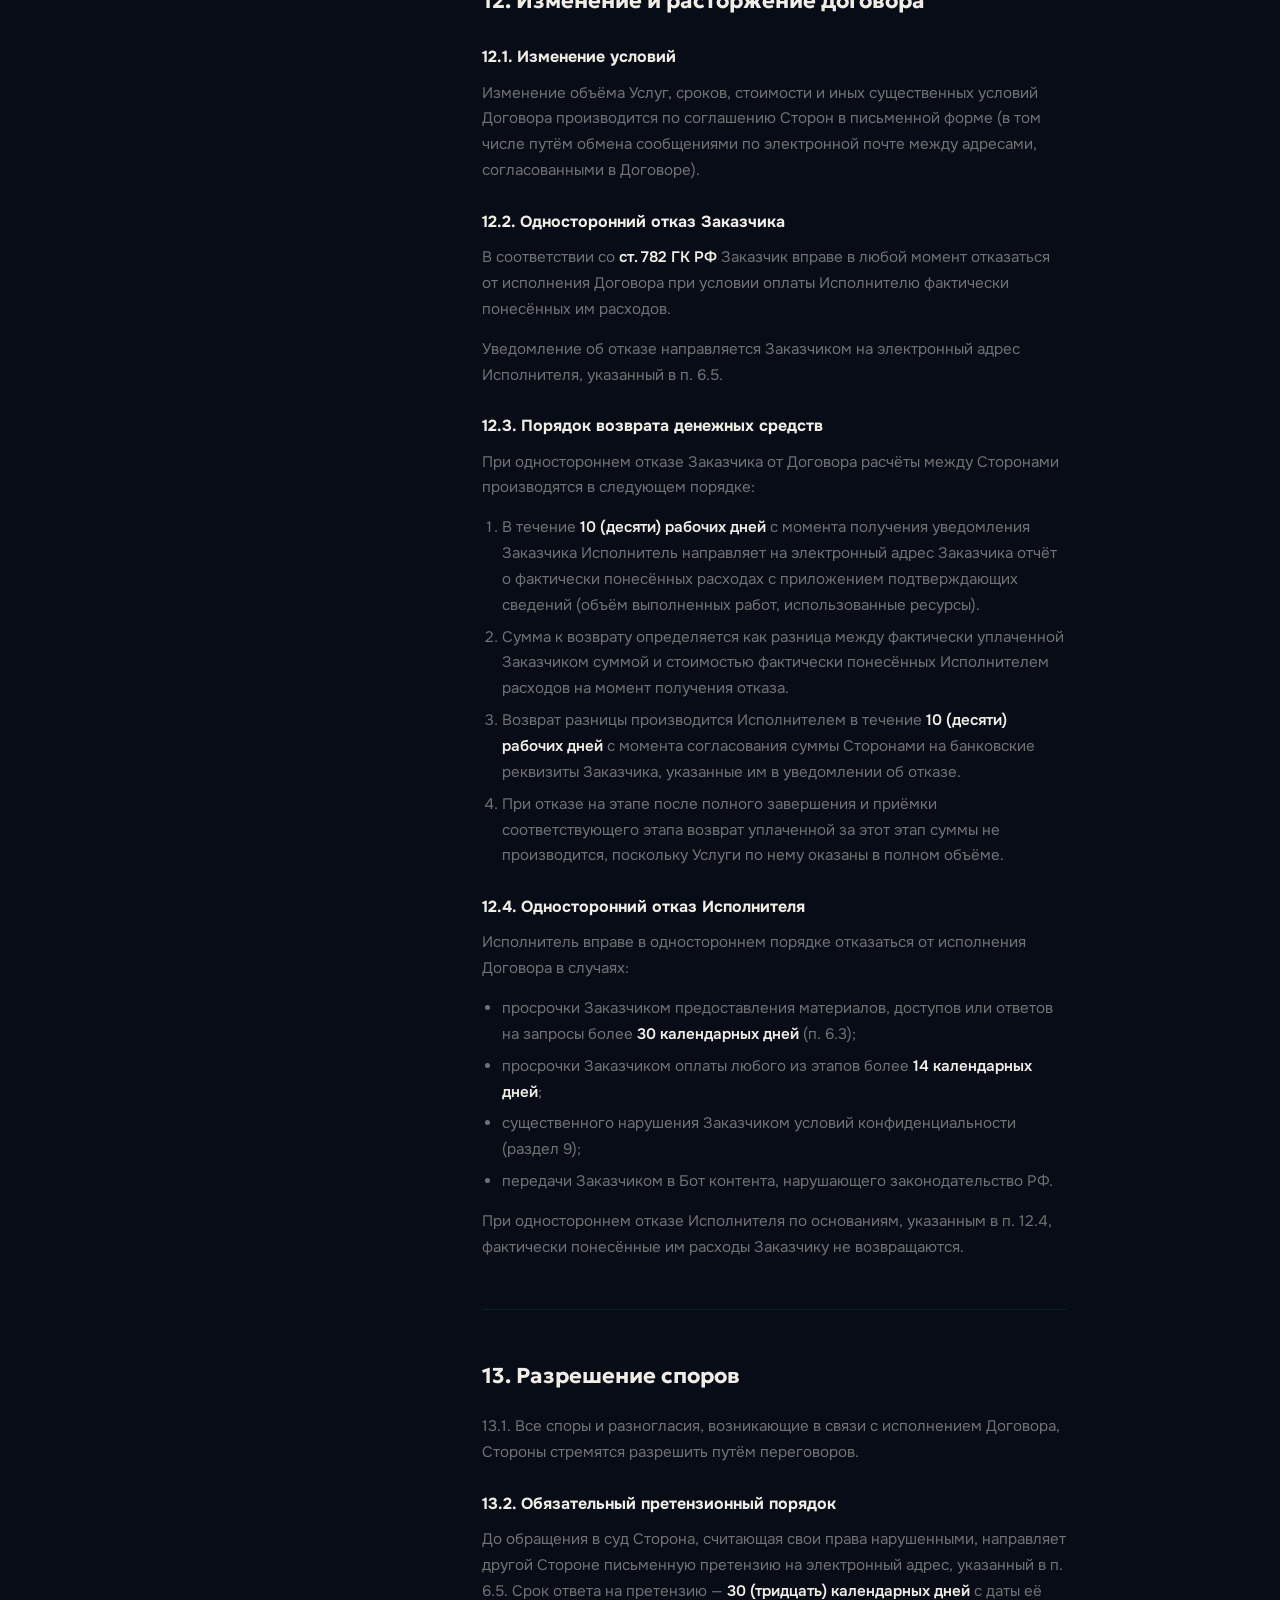
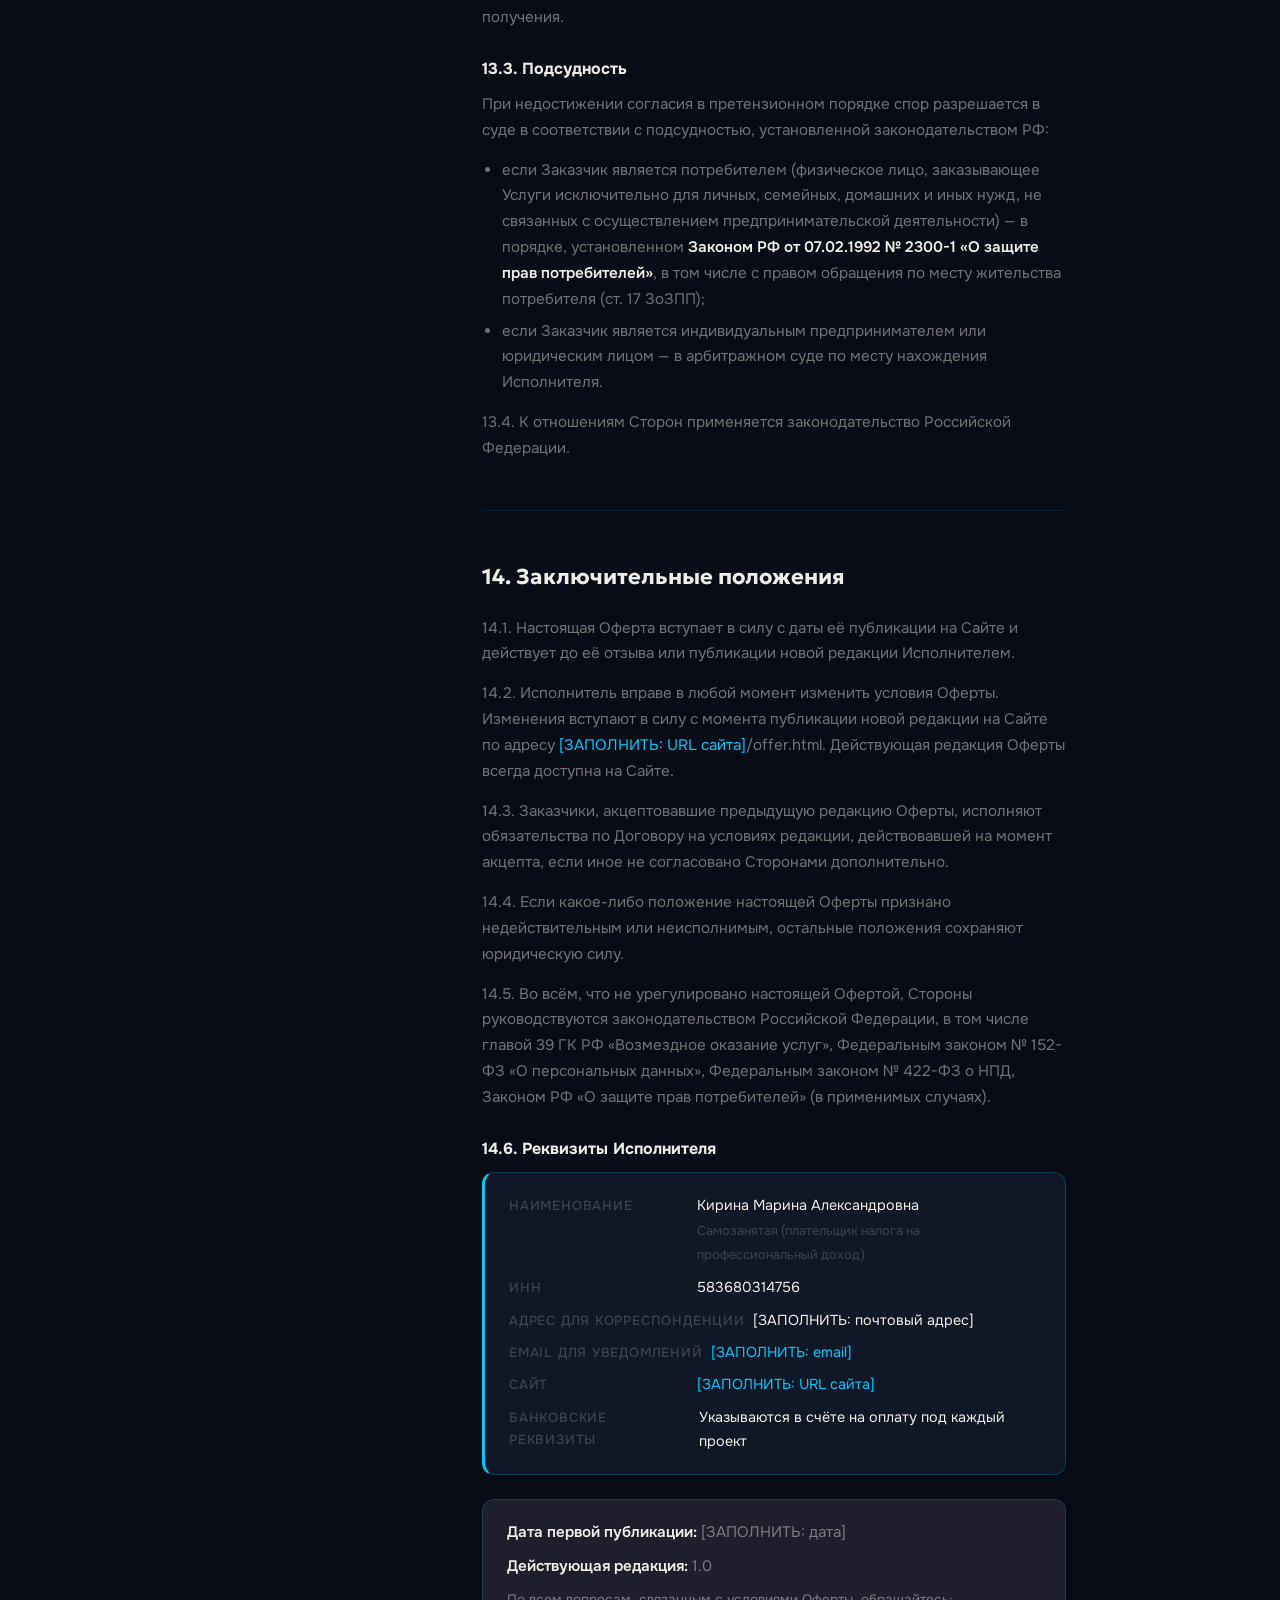
<file: offer.html>
<!DOCTYPE html>
<html lang="ru">
<head>
<meta charset="UTF-8">
<meta name="viewport" content="width=device-width, initial-scale=1.0">
<title>Публичная оферта на оказание услуг по разработке Telegram-бота — Марина Кирина</title>
<meta name="description" content="Публичная оферта Кириной М. А. на оказание услуг по разработке, настройке и запуску Telegram-бота. Условия, оплата, сроки, гарантии.">
<meta name="robots" content="noindex">

<!-- SELF-HOSTED FONTS — 152-ФЗ: никаких запросов к fonts.googleapis.com -->
<style>
  @font-face {
    font-family: 'Geologica';
    src: url('/assets/fonts/Geologica-Variable.ttf') format('truetype-variations');
    font-weight: 100 900;
    font-style: normal;
    font-display: swap;
  }
  @font-face {
    font-family: 'Onest';
    src: url('/assets/fonts/Onest-Variable.ttf') format('truetype-variations');
    font-weight: 100 900;
    font-style: normal;
    font-display: swap;
  }
</style>
<style>
/* === DESIGN SYSTEM (shared with index.html / privacy-policy.html) === */
:root {
  --bg:        #080C16;
  --bg2:       #0D1220;
  --bg3:       #101828;
  --surface:   #1e1e2c;
  --border:    rgba(0,200,255,0.1);
  --border2:   rgba(0,200,255,0.2);
  --amber:     #00C8FF;
  --amber-dim: rgba(0,200,255,0.8);
  --amber-glow:rgba(0,200,255,0.12);
  --red:       #e84040;
  --green:     #3ecf8e;
  --text:      #F0EDE6;
  --text2:     rgba(240,237,230,0.45);
  --text3:     rgba(240,237,230,0.2);
  --font-display: 'Geologica', Georgia, serif;
  --font-body:    'Onest', -apple-system, sans-serif;
  --radius:  12px;
  --radius2: 20px;
  --neon: #00C8FF;
  --bg-card: #0D1220;
  --ink-muted: rgba(240,237,230,0.45);
  --ink-faint: rgba(240,237,230,0.2);
  --rule-solid: rgba(240,237,230,0.08);
  --font-mono: 'PT Mono', ui-monospace, monospace;
}

*, *::before, *::after { box-sizing: border-box; margin: 0; padding: 0; }
html { scroll-behavior: smooth; }
body {
  font-family: var(--font-body);
  background: var(--bg);
  color: var(--text);
  line-height: 1.7;
  font-size: 1rem;
}
a { color: var(--amber); text-decoration: none; }
a:hover { text-decoration: underline; }
.container { max-width: 900px; margin: 0 auto; padding: 0 24px; }

/* NAV */
nav {
  position: sticky; top: 0; z-index: 100;
  background: rgba(8,12,22,0.92);
  backdrop-filter: blur(12px);
  border-bottom: 1px solid var(--border);
  padding: 16px 0;
}
.nav-inner {
  display: flex; align-items: center; justify-content: space-between;
}
.logo {
  font-family: var(--font-display);
  font-size: 1.15rem;
  font-weight: 700;
  color: var(--text);
  letter-spacing: -0.01em;
}
.logo span { color: var(--amber); }
.nav-back {
  font-size: .88rem;
  color: var(--text2);
  display: flex; align-items: center; gap: 6px;
  transition: color .2s;
}
.nav-back:hover { color: var(--text); text-decoration: none; }

/* PAGE HEADER */
.doc-header {
  padding: 64px 0 48px;
  border-bottom: 1px solid var(--border);
}
.doc-label {
  display: inline-block;
  font-size: .72rem;
  font-weight: 700;
  letter-spacing: .12em;
  text-transform: uppercase;
  color: var(--amber);
  background: var(--amber-glow);
  border: 1px solid rgba(245,166,35,0.2);
  padding: 4px 12px;
  border-radius: 100px;
  margin-bottom: 20px;
}
.doc-title {
  font-family: var(--font-display);
  font-size: clamp(1.8rem, 4vw, 2.8rem);
  font-weight: 700;
  line-height: 1.2;
  margin-bottom: 16px;
  color: var(--text);
}
.doc-meta {
  display: flex; flex-wrap: wrap; gap: 20px;
  font-size: .85rem;
  color: var(--text2);
}
.doc-meta span { display: flex; align-items: center; gap: 6px; }

/* CONTENT */
.doc-layout {
  display: grid;
  grid-template-columns: 220px 1fr;
  gap: 48px;
  padding: 48px 0 80px;
  align-items: start;
}
@media (max-width: 768px) {
  .doc-layout { grid-template-columns: 1fr; gap: 32px; }
  .doc-toc { order: -1; }
}

/* TOC */
.doc-toc {
  position: sticky;
  top: 80px;
}
.toc-title {
  font-size: .72rem;
  font-weight: 700;
  letter-spacing: .1em;
  text-transform: uppercase;
  color: var(--text3);
  margin-bottom: 12px;
}
.toc-list {
  list-style: none;
  display: flex;
  flex-direction: column;
  gap: 2px;
}
.toc-list a {
  display: block;
  font-size: .83rem;
  color: var(--text2);
  padding: 5px 10px;
  border-radius: 6px;
  transition: color .15s, background .15s;
  border-left: 2px solid transparent;
}
.toc-list a:hover {
  color: var(--text);
  background: var(--surface);
  text-decoration: none;
  border-left-color: var(--amber-dim);
}

/* DOCUMENT BODY */
.doc-body section {
  margin-bottom: 48px;
  padding-bottom: 48px;
  border-bottom: 1px solid var(--border);
}
.doc-body section:last-child {
  border-bottom: none;
  margin-bottom: 0;
}
.doc-body h2 {
  font-family: var(--font-display);
  font-size: 1.35rem;
  font-weight: 700;
  color: var(--text);
  margin-bottom: 20px;
  scroll-margin-top: 80px;
}
.doc-body h3 {
  font-size: 1rem;
  font-weight: 700;
  color: var(--text);
  margin-top: 24px;
  margin-bottom: 10px;
}
.doc-body p {
  color: var(--text2);
  margin-bottom: 14px;
  font-size: .95rem;
}
.doc-body p:last-child { margin-bottom: 0; }
.doc-body ul, .doc-body ol {
  color: var(--text2);
  padding-left: 20px;
  margin-bottom: 14px;
  font-size: .95rem;
}
.doc-body li { margin-bottom: 6px; }
.doc-body strong { color: var(--text); font-weight: 600; }

/* INFO BOX */
.info-box {
  background: var(--surface);
  border: 1px solid var(--border2);
  border-radius: var(--radius);
  padding: 20px 24px;
  margin-bottom: 24px;
}
.info-box p { margin-bottom: 8px; }
.info-box p:last-child { margin-bottom: 0; }

/* WARNING BOX (для критичных юридических акцентов) */
.warn-box {
  background: linear-gradient(135deg, var(--surface), rgba(232,64,64,0.05));
  border: 1px solid rgba(232,64,64,0.25);
  border-left: 3px solid var(--red);
  border-radius: var(--radius);
  padding: 20px 24px;
  margin-bottom: 24px;
}
.warn-box p { margin-bottom: 8px; color: var(--text2); }
.warn-box p:last-child { margin-bottom: 0; }
.warn-box strong { color: var(--text); }

/* OPERATOR CARD */
.operator-card {
  background: var(--bg3);
  border: 1px solid var(--border2);
  border-left: 3px solid var(--amber);
  border-radius: var(--radius);
  padding: 20px 24px;
  margin-bottom: 24px;
}
.operator-card .row {
  display: flex; gap: 8px;
  font-size: .9rem;
  margin-bottom: 8px;
  color: var(--text2);
}
.operator-card .row:last-child { margin-bottom: 0; }
.operator-card .label {
  min-width: 180px;
  color: var(--text3);
  font-size: .82rem;
  font-weight: 500;
  text-transform: uppercase;
  letter-spacing: .06em;
  padding-top: 2px;
}
.operator-card .value { color: var(--text); }

/* TABLE */
.doc-table {
  width: 100%;
  border-collapse: collapse;
  font-size: .88rem;
  margin: 20px 0;
}
.doc-table th {
  background: var(--bg3);
  color: var(--text3);
  font-size: .72rem;
  text-transform: uppercase;
  letter-spacing: .08em;
  padding: 10px 14px;
  text-align: left;
  border-bottom: 1px solid var(--border2);
}
.doc-table td {
  padding: 10px 14px;
  border-bottom: 1px solid var(--border);
  color: var(--text2);
  vertical-align: top;
}
.doc-table tr:last-child td { border-bottom: none; }
.doc-table td strong { color: var(--text); }

/* === Footer (унифицирован с index.html) === */
#footer {
  padding: 48px 0 32px;
}
.footer__grid {
  display: grid;
  grid-template-columns: 1fr 1fr 1fr;
  gap: 48px;
  margin-bottom: 32px;
}
.footer__name {
  font-family: var(--font-mono);
  font-size: 16px;
  color: var(--neon);
  margin: 0 0 8px;
}
.footer__copy {
  font-size: 12px;
  color: var(--ink-muted);
  margin: 0;
}
.footer__links {
  display: flex;
  flex-direction: column;
  gap: 12px;
}
.footer__link {
  font-size: 14px;
  color: var(--ink-muted);
  text-decoration: none;
  transition: color .2s;
}
.footer__link:hover { color: var(--neon); }
.footer__link--active {
  color: var(--neon);
  opacity: 1;
}
.footer__contacts {
  display: flex;
  flex-direction: column;
  gap: 16px;
}
.footer__tg-link {
  color: var(--ink-muted);
  display: inline-flex;
  align-items: center;
  transition: color .2s;
  line-height: 1;
}
.footer__tg-link:hover { color: var(--neon); }
.footer__bottom {
  border-top: 1px solid var(--rule-solid);
  padding-top: 20px;
}
.footer__inn {
  font-family: var(--font-mono);
  font-size: 12px;
  color: var(--ink-faint);
  margin: 0;
}
@media (max-width: 768px) {
  .footer__grid { grid-template-columns: 1fr; gap: 32px; }
}
</style>
</head>
<body>

<!-- NAV -->
<nav>
  <div class="container">
    <div class="nav-inner">
      <a href="./index.html" class="logo" style="text-decoration:none">Марина <span>Кирина</span></a>
      <a href="./index.html" class="nav-back">← На главную</a>
    </div>
  </div>
</nav>

<!-- HEADER -->
<header class="doc-header">
  <div class="container">
    <div class="doc-label">Юридический документ</div>
    <h1 class="doc-title">Публичная оферта на оказание<br>услуг по разработке Telegram-бота</h1>
    <div class="doc-meta">
      <span>📄 ст. 437 ГК РФ</span>
      <span>📅 Дата публикации: [ЗАПОЛНИТЬ]</span>
      <span>🔄 Редакция: 1.0</span>
    </div>
  </div>
</header>

<!-- CONTENT -->
<main>
  <div class="container">
    <div class="doc-layout">

      <!-- TOC -->
      <aside class="doc-toc" aria-label="Содержание">
        <div class="toc-title">Содержание</div>
        <ul class="toc-list">
          <li><a href="#terms">1. Термины и определения</a></li>
          <li><a href="#subject">2. Предмет оферты</a></li>
          <li><a href="#acceptance">3. Порядок заключения договора</a></li>
          <li><a href="#price">4. Стоимость и порядок расчётов</a></li>
          <li><a href="#deadlines">5. Сроки выполнения работ</a></li>
          <li><a href="#interaction">6. Порядок взаимодействия</a></li>
          <li><a href="#acceptance-act">7. Сдача-приёмка услуг</a></li>
          <li><a href="#warranty">8. Гарантии и поддержка</a></li>
          <li><a href="#confidentiality">9. Конфиденциальность и ПДн</a></li>
          <li><a href="#liability">10. Ответственность сторон</a></li>
          <li><a href="#force-majeure">11. Форс-мажор</a></li>
          <li><a href="#changes">12. Изменение и расторжение</a></li>
          <li><a href="#disputes">13. Разрешение споров</a></li>
          <li><a href="#final">14. Заключительные положения</a></li>
        </ul>
      </aside>

      <!-- BODY -->
      <div class="doc-body">

        <!-- PREAMBLE -->
        <section id="preamble" style="border-bottom:none; padding-bottom:24px; margin-bottom:24px">
          <p>Настоящий документ является публичной офертой (далее — «Оферта») самозанятого Кириной Марины Александровны (далее — «Исполнитель») и содержит все существенные условия договора возмездного оказания услуг по разработке, настройке и запуску Telegram-бота.</p>
          <p>В соответствии со <strong>ст. 437 Гражданского кодекса РФ</strong> Оферта адресована любому физическому лицу, индивидуальному предпринимателю или юридическому лицу, готовому заключить договор на изложенных условиях. Полным и безоговорочным акцептом Оферты в соответствии со <strong>ст. 438 ГК РФ</strong> является оплата выставленного Исполнителем счёта.</p>
        </section>

        <section id="terms">
          <h2>1. Термины и определения</h2>
          <p>В тексте настоящей Оферты используются следующие термины:</p>
          <ul>
            <li><strong>Исполнитель</strong> — Кирина Марина Александровна, самозанятая, плательщик налога на профессиональный доход (далее — НПД), ИНН 583680314756.</li>
            <li><strong>Заказчик</strong> — физическое лицо (в том числе самозанятый), индивидуальный предприниматель или юридическое лицо, совершившее акцепт настоящей Оферты в порядке, предусмотренном разделом 3.</li>
            <li><strong>Стороны</strong> — Исполнитель и Заказчик, действующие совместно.</li>
            <li><strong>Сайт</strong> — сайт Исполнителя, размещённый по адресу <a href="/">[ЗАПОЛНИТЬ: URL сайта]</a>, на котором опубликована действующая редакция Оферты.</li>
            <li><strong>Услуги</strong> — комплекс действий Исполнителя по разработке, настройке и запуску Telegram-бота в соответствии с выбранным Заказчиком Пакетом и согласованным Брифом.</li>
            <li><strong>Бот</strong> — программный продукт, функционирующий на платформе Telegram через Telegram Bot API, разрабатываемый Исполнителем в рамках Услуг.</li>
            <li><strong>Пакет</strong> — выбранный Заказчиком объём Услуг («Эксперт», «Студия» или «Поток»). Краткое описание пакетов приведено в разделе «Пакеты» Сайта.</li>
            <li><strong>Бриф</strong> — документ (в свободной или предложенной Исполнителем форме), в котором Заказчик описывает задачи Бота, сценарии, тексты, доступы и иные исходные материалы.</li>
            <li><strong>Прототип</strong> — промежуточная демонстрационная версия Бота, передаваемая Заказчику для согласования.</li>
            <li><strong>Акцепт</strong> — действие Заказчика, означающее полное и безоговорочное принятие условий Оферты (см. раздел 3).</li>
            <li><strong>Договор</strong> — договор возмездного оказания услуг, заключаемый между Сторонами на условиях настоящей Оферты.</li>
          </ul>
        </section>

        <section id="subject">
          <h2>2. Предмет оферты</h2>
          <p>2.1. Исполнитель обязуется по заданию Заказчика оказать Услуги по разработке, настройке и запуску Telegram-бота, а Заказчик обязуется принять и оплатить Услуги в порядке и сроки, предусмотренные настоящей Офертой.</p>
          <p>2.2. Конкретный состав Услуг определяется выбранным Заказчиком Пакетом и фиксируется в счёте на оплату или приложении к настоящей Оферте, формируемом Исполнителем под индивидуальное техническое задание Заказчика.</p>

          <h3>2.3. Краткое описание пакетов</h3>
          <table class="doc-table">
            <thead>
              <tr>
                <th>Пакет</th>
                <th>Назначение</th>
                <th>Стоимость</th>
              </tr>
            </thead>
            <tbody>
              <tr>
                <td><strong>Эксперт</strong></td>
                <td>Базовый сценарий: приём заявок, ответы на типовые вопросы, передача контакта владельцу</td>
                <td>от 45 000 ₽</td>
              </tr>
              <tr>
                <td><strong>Студия</strong></td>
                <td>Расширенный сценарий: запись клиентов, интеграция с календарём, уведомления</td>
                <td>от 75 000 ₽</td>
              </tr>
              <tr>
                <td><strong>Поток</strong></td>
                <td>Полная автоматизация: запись, напоминания, реактивация спящих клиентов, расширенная аналитика</td>
                <td>от 110 000 ₽</td>
              </tr>
            </tbody>
          </table>
          <p>Детальный состав работ по каждому Пакету приведён в разделе «Пакеты» Сайта и уточняется в счёте на оплату под конкретный проект Заказчика.</p>

          <p>2.4. Услуги оказываются дистанционно. Личное присутствие Заказчика и Исполнителя в одном помещении не требуется. Коммуникация осуществляется по согласованным каналам (см. раздел 6).</p>
        </section>

        <section id="acceptance">
          <h2>3. Порядок заключения договора (акцепт оферты)</h2>
          <p>3.1. Настоящая Оферта в соответствии со <strong>ст. 437 ГК РФ</strong> является публичным предложением Исполнителя заключить договор возмездного оказания услуг на изложенных условиях.</p>

          <p>3.2. Полным и безоговорочным акцептом Оферты в соответствии с <strong>п. 3 ст. 438 ГК РФ</strong> признаётся оплата Заказчиком выставленного Исполнителем счёта (первого этапа оплаты в порядке раздела 4).</p>

          <p>3.3. Договор считается заключённым с момента поступления денежных средств на банковский счёт Исполнителя по реквизитам, указанным в счёте.</p>

          <p>3.4. Совершая акцепт, Заказчик подтверждает, что:</p>
          <ul>
            <li>ознакомился с полным текстом Оферты, согласен со всеми её условиями;</li>
            <li>понимает, что Услуги оказываются на условиях, опубликованных на Сайте в момент акцепта;</li>
            <li>обладает необходимой правоспособностью и (если применимо) полномочиями для заключения Договора;</li>
            <li>ознакомился с <a href="privacy-policy.html">Политикой обработки персональных данных</a> Исполнителя.</li>
          </ul>

          <p>3.5. Если Заказчик не согласен с какими-либо условиями Оферты, он обязан воздержаться от её акцепта. Совершение оплаты без согласия с условиями не допускается.</p>
        </section>

        <section id="price">
          <h2>4. Стоимость услуг и порядок расчётов</h2>

          <h3>4.1. Стоимость</h3>
          <p>Стоимость каждого Пакета указана в разделе 2.3 настоящей Оферты в формате «от» и является начальной. Точная сумма определяется Исполнителем индивидуально на основании Брифа Заказчика и фиксируется в счёте на оплату.</p>
          <p>Исполнитель применяет <strong>специальный налоговый режим «Налог на профессиональный доход»</strong> (Федеральный закон от 27.11.2018 № 422-ФЗ). НДС не начисляется и не уплачивается (ст. 2 ч. 9 422-ФЗ).</p>

          <h3>4.2. Порядок оплаты</h3>
          <p>Оплата Услуг производится Заказчиком в безналичной форме в три этапа:</p>
          <table class="doc-table">
            <thead>
              <tr>
                <th>Этап</th>
                <th>Доля от стоимости</th>
                <th>Условие оплаты</th>
              </tr>
            </thead>
            <tbody>
              <tr>
                <td><strong>1</strong></td>
                <td>30 %</td>
                <td>После согласования Брифа, до начала разработки</td>
              </tr>
              <tr>
                <td><strong>2</strong></td>
                <td>40 %</td>
                <td>После демонстрации Заказчику Прототипа Бота</td>
              </tr>
              <tr>
                <td><strong>3</strong></td>
                <td>30 %</td>
                <td>Перед запуском Бота в эксплуатацию (передачей Заказчику)</td>
              </tr>
            </tbody>
          </table>
          <p>Срок оплаты каждого этапа — <strong>5 рабочих дней</strong> с даты выставления соответствующего счёта Исполнителем.</p>

          <h3>4.3. Способ оплаты и подтверждающие документы</h3>
          <p>Оплата осуществляется переводом денежных средств на банковский счёт (карту) Исполнителя по реквизитам, указанным в счёте.</p>
          <p>По факту получения каждой оплаты Исполнитель в течение <strong>1 рабочего дня</strong> формирует чек плательщика НПД через приложение «Мой налог» и направляет ссылку на чек на электронный адрес Заказчика. Чек является официальным документом, подтверждающим оплату (ст. 14 422-ФЗ).</p>

          <h3>4.4. Момент исполнения обязательства по оплате</h3>
          <p>Обязательство Заказчика по оплате считается исполненным с момента поступления денежных средств на банковский счёт Исполнителя. Комиссии банков и платёжных систем уплачиваются Заказчиком.</p>
        </section>

        <section id="deadlines">
          <h2>5. Сроки выполнения работ</h2>
          <p>5.1. Срок оказания Услуг устанавливается индивидуально для каждого проекта и фиксируется в счёте на оплату или приложении к настоящей Оферте.</p>
          <p>5.2. Срок начинает течь с момента наступления <strong>обоих</strong> событий:</p>
          <ul>
            <li>поступления первого этапа оплаты на банковский счёт Исполнителя;</li>
            <li>получения Исполнителем согласованного Брифа и всех необходимых для начала работ материалов и доступов от Заказчика.</li>
          </ul>
          <p>5.3. <strong>Максимальный срок оказания Услуг</strong> не может превышать <strong>60 (шестидесяти) календарных дней</strong>, если иное не согласовано Сторонами в письменной форме (по электронной почте).</p>

          <h3>5.4. Основания продления срока</h3>
          <p>Срок оказания Услуг продлевается на соответствующий период в случаях:</p>
          <ul>
            <li>задержки Заказчиком предоставления материалов, доступов, согласований или ответов на запросы Исполнителя (см. раздел 6);</li>
            <li>изменения Заказчиком требований к Боту после согласования Брифа;</li>
            <li>наступления обстоятельств непреодолимой силы (раздел 11);</li>
            <li>иных обстоятельств, не зависящих от Исполнителя (длительные сбои Telegram, сторонних сервисов).</li>
          </ul>
          <p>О продлении срока Исполнитель уведомляет Заказчика по электронной почте с указанием причины и нового срока.</p>
        </section>

        <section id="interaction">
          <h2>6. Порядок взаимодействия и предоставления материалов</h2>

          <h3>6.1. Обязанности Заказчика по передаче материалов</h3>
          <p>Заказчик в течение <strong>3 (трёх) рабочих дней</strong> с момента оплаты первого этапа обязан передать Исполнителю:</p>
          <ul>
            <li>заполненный Бриф (или ответы на вопросы Исполнителя в свободной форме);</li>
            <li>токен Telegram-бота, полученный через <code>@BotFather</code>, либо доступы для его создания;</li>
            <li>доступы к сторонним сервисам, необходимым для работы Бота (календарь, CRM, база клиентов, иные системы) — в объёме, согласованном Сторонами;</li>
            <li>тексты, медиа-материалы (фото, изображения), описания услуг, цены и иной контент для наполнения Бота.</li>
          </ul>

          <h3>6.2. Сроки ответа на запросы</h3>
          <p>В ходе оказания Услуг Заказчик обязан отвечать на запросы Исполнителя (уточнения, согласования, предоставление недостающих материалов) в течение <strong>3 (трёх) рабочих дней</strong> с момента получения запроса.</p>

          <h3>6.3. Последствия просрочки Заказчика</h3>
          <p>В случае просрочки Заказчиком предоставления материалов, доступов или ответов на запросы Исполнителя:</p>
          <ul>
            <li>срок оказания Услуг автоматически продлевается на соответствующий период (п. 5.4);</li>
            <li>при просрочке <strong>более 14 календарных дней</strong> Исполнитель вправе приостановить работы с уведомлением Заказчика;</li>
            <li>при просрочке <strong>более 30 календарных дней</strong> Исполнитель вправе в одностороннем порядке отказаться от исполнения Договора с удержанием фактически понесённых расходов (см. раздел 12).</li>
          </ul>

          <h3>6.4. Каналы оперативной связи</h3>
          <p>Текущая рабочая коммуникация (уточнения, обсуждения, передача материалов) может вестись через мессенджер Telegram и электронную почту по согласованию Сторон.</p>

          <div class="warn-box">
            <p><strong>6.5. Юридически значимые уведомления.</strong></p>
            <p>Все юридически значимые уведомления, в том числе:</p>
            <ul style="margin-top:8px;margin-bottom:8px">
              <li>претензии по качеству и срокам Услуг;</li>
              <li>мотивированные возражения по электронному акту;</li>
              <li>заявления об отказе от Договора и о возврате денежных средств;</li>
              <li>уведомления об одностороннем расторжении Договора;</li>
              <li>уведомления о наступлении обстоятельств непреодолимой силы,</li>
            </ul>
            <p>направляются <strong>исключительно</strong> на электронный адрес Исполнителя: <a href="mailto:[ЗАПОЛНИТЬ]">[ЗАПОЛНИТЬ: email для юридически значимых уведомлений]</a>.</p>
            <p>Сообщения, направленные через мессенджеры (Telegram, WhatsApp, иные), социальные сети, телефонные звонки и устные договорённости <strong>юридической силы не имеют</strong> и Сторонами в качестве надлежащих уведомлений не признаются.</p>
          </div>
        </section>

        <section id="acceptance-act">
          <h2>7. Порядок сдачи-приёмки услуг</h2>

          <p>7.1. По завершении оказания Услуг по соответствующему этапу или Договору в целом Исполнитель в течение <strong>3 рабочих дней</strong> направляет на электронный адрес Заказчика:</p>
          <ul>
            <li>электронный акт об оказании услуг в формате PDF (далее — «Акт»);</li>
            <li>чек плательщика НПД, сформированный через приложение «Мой налог».</li>
          </ul>

          <p>7.2. Заказчик в течение <strong>5 (пяти) рабочих дней</strong> с даты получения Акта обязан:</p>
          <ul>
            <li>либо направить Исполнителю подписанный Акт (в том числе скан-копию, фотографию подписанного экземпляра или согласие в ответном письме);</li>
            <li>либо направить мотивированные письменные возражения с указанием конкретных недостатков Услуг и требований по их устранению.</li>
          </ul>

          <div class="info-box">
            <p><strong>7.3. Молчаливая приёмка.</strong></p>
            <p>Если по истечении <strong>5 рабочих дней</strong> с даты направления Акта Исполнителем Заказчик не направил подписанный Акт и не предъявил мотивированных возражений на электронный адрес Исполнителя, указанный в п. 6.5, — Услуги считаются оказанными надлежащим образом и принятыми Заказчиком в полном объёме.</p>
          </div>

          <p>7.4. При наличии мотивированных возражений Стороны согласуют перечень доработок и срок их выполнения. Доработки, не выходящие за пределы согласованного Брифа и состава Пакета, выполняются Исполнителем безвозмездно.</p>

          <p>7.5. Доработки, выходящие за рамки первоначального Брифа (новые сценарии, дополнительные интеграции, изменение требований), оплачиваются Заказчиком дополнительно по согласованию Сторон.</p>

          <p>7.6. Чек плательщика НПД, сформированный Исполнителем через приложение «Мой налог», является основным первичным документом, подтверждающим факт оказания Услуг и их оплаты (ч. 1 ст. 14 422-ФЗ).</p>
        </section>

        <section id="warranty">
          <h2>8. Гарантии и техническая поддержка</h2>

          <h3>8.1. Гарантийный срок</h3>
          <p>Исполнитель устанавливает гарантийный срок продолжительностью <strong>14 (четырнадцать) календарных дней</strong>, исчисляемый с даты приёмки Услуг (включая молчаливую приёмку по п. 7.3).</p>

          <h3>8.2. Объём гарантии</h3>
          <p>В течение гарантийного срока Исполнитель безвозмездно устраняет:</p>
          <ul>
            <li>ошибки в работе сценариев Бота, согласованных в Брифе и принятых при сдаче-приёмке;</li>
            <li>неработоспособность исходного функционала Бота, переданного Заказчику при запуске;</li>
            <li>иные дефекты, возникшие по вине Исполнителя и подтверждённые при диагностике.</li>
          </ul>

          <h3>8.3. Что не покрывается гарантией</h3>
          <div class="warn-box">
            <p>Гарантия <strong>не распространяется</strong> на:</p>
            <ul style="margin-top:8px;margin-bottom:0">
              <li>разработку нового функционала, сценариев, интеграций, не предусмотренных согласованным Брифом;</li>
              <li>изменение текстов, медиа, цен, ассортимента и иного контента Бота;</li>
              <li>неработоспособность, вызванную изменениями со стороны Telegram (обновления Bot API, изменения политики платформы);</li>
              <li>сбои сторонних сервисов, используемых Ботом (CRM, календарь, иные интеграции);</li>
              <li>последствия самостоятельных изменений Заказчика или третьих лиц в коде, настройках или доступах Бота;</li>
              <li>последствия смены Заказчиком токенов, паролей и иных доступов без уведомления Исполнителя;</li>
              <li>обучение Заказчика и его сотрудников использованию Бота сверх однократной демонстрации при запуске.</li>
            </ul>
          </div>

          <h3>8.4. Срок устранения недостатков</h3>
          <p>Срок устранения недостатков, выявленных в гарантийный период, согласуется Сторонами и не может превышать <strong>10 рабочих дней</strong> с момента подтверждения недостатка Исполнителем.</p>

          <h3>8.5. Поддержка после гарантийного срока</h3>
          <p>По окончании гарантийного срока техническое сопровождение, доработки и расширение функционала Бота осуществляются на основании отдельного соглашения о платном сопровождении.</p>
        </section>

        <section id="confidentiality">
          <h2>9. Конфиденциальность и обработка персональных данных</h2>

          <h3>9.1. Обязательства о конфиденциальности</h3>
          <p>Каждая из Сторон обязуется не разглашать третьим лицам и не использовать в целях, не связанных с исполнением Договора, информацию, ставшую известной ей в ходе исполнения Договора, в том числе:</p>
          <ul>
            <li>токены доступа к Telegram Bot API, пароли и иные доступы Заказчика;</li>
            <li>тексты, сценарии, бизнес-логику и иные материалы, передаваемые Заказчиком;</li>
            <li>сведения о клиентской базе Заказчика, ценообразовании, бизнес-показателях;</li>
            <li>иную информацию, отнесённую Сторонами к конфиденциальной.</li>
          </ul>
          <p>Обязательства о конфиденциальности действуют в течение <strong>3 (трёх) лет</strong> с момента завершения исполнения Договора.</p>

          <h3>9.2. Обращение с доступами Заказчика</h3>
          <p>Исполнитель использует переданные Заказчиком доступы и токены исключительно для целей исполнения Договора. После завершения Услуг и (или) после уведомления Заказчиком о смене доступов Исполнитель в течение <strong>5 рабочих дней</strong> удаляет все локальные копии токенов, паролей и иных доступов Заказчика со своих устройств и рабочих хранилищ.</p>

          <h3>9.3. Обработка персональных данных клиентов Заказчика</h3>
          <p>В ходе разработки и настройки Бота Исполнитель может получать технический доступ к персональным данным клиентов Заказчика (имена, контакты, история обращений и т. п.).</p>
          <p>В отношении персональных данных клиентов Заказчика Стороны руководствуются следующим распределением ролей:</p>
          <ul>
            <li><strong>Заказчик</strong> — оператор персональных данных своих клиентов в смысле <strong>п. 2 ст. 3 152-ФЗ</strong>. Заказчик самостоятельно определяет цели и состав обработки, обеспечивает наличие правовых оснований обработки (в том числе согласий субъектов ПДн), несёт ответственность за соответствие требованиям 152-ФЗ;</li>
            <li><strong>Исполнитель</strong> — лицо, осуществляющее обработку персональных данных по поручению Заказчика в соответствии с <strong>ч. 3 ст. 6 152-ФЗ</strong>. Исполнитель действует строго в рамках поручения Заказчика, в объёме, необходимом для разработки и настройки Бота, и не вправе использовать данные в собственных целях.</li>
          </ul>

          <p>9.4. Заказчик гарантирует, что:</p>
          <ul>
            <li>получил от субъектов персональных данных согласия на обработку в объёме, необходимом для функционирования Бота;</li>
            <li>уведомил субъектов о возможной передаче их данных лицам, осуществляющим обработку по поручению;</li>
            <li>при необходимости подал уведомление об обработке в Роскомнадзор.</li>
          </ul>

          <h3>9.5. Обработка персональных данных Заказчика</h3>
          <p>Порядок обработки персональных данных самого Заказчика (как субъекта ПДн) — имя, контактные данные, реквизиты — определяется <a href="privacy-policy.html">Политикой обработки персональных данных</a> Исполнителя.</p>
        </section>

        <section id="liability">
          <h2>10. Ответственность сторон</h2>

          <p>10.1. За неисполнение или ненадлежащее исполнение обязательств по Договору Стороны несут ответственность в соответствии с законодательством Российской Федерации и условиями настоящей Оферты.</p>

          <h3>10.2. Лимит ответственности Исполнителя</h3>
          <div class="info-box">
            <p>Общий размер ответственности Исполнителя по Договору, включая возмещение убытков, неустойки и иные требования, <strong>ограничен суммой фактически полученной Исполнителем оплаты по соответствующему Пакету</strong>.</p>
            <p>Исполнитель ни при каких обстоятельствах не возмещает Заказчику упущенную выгоду и косвенные убытки, в том числе связанные с недополученной прибылью, потерей клиентов или репутационными издержками.</p>
          </div>

          <p>10.3. Ограничение ответственности, установленное п. 10.2, не применяется в случаях, когда такое ограничение прямо запрещено законодательством РФ (в том числе при наличии умысла Исполнителя, при причинении вреда жизни и здоровью, при нарушении прав потребителя в случаях, предусмотренных законом).</p>

          <h3>10.4. Исключения из ответственности Исполнителя</h3>
          <p>Исполнитель не несёт ответственности за:</p>
          <ul>
            <li>невозможность достижения Заказчиком конкретных коммерческих результатов (количество заявок, продаж, конверсий, выручки и т. п.), поскольку такие результаты зависят от продукта, рынка, действий самого Заказчика и иных факторов, находящихся вне контроля Исполнителя;</li>
            <li>сбои, ограничения и изменения политики платформы Telegram, в том числе временную или постоянную блокировку Бота со стороны Telegram;</li>
            <li>сбои хостинг-провайдеров, сервисов CRM, календарей, платёжных систем и иных сторонних сервисов, используемых Ботом;</li>
            <li>несанкционированный доступ третьих лиц к Боту, произошедший по вине Заказчика (передача доступов третьим лицам, использование слабых паролей, утечка токенов и т. п.);</li>
            <li>содержание контента, размещённого Заказчиком в Боте, и его соответствие требованиям законодательства РФ.</li>
          </ul>

          <h3>10.5. Ответственность Заказчика</h3>
          <p>Заказчик несёт полную ответственность за:</p>
          <ul>
            <li>достоверность сведений, переданных Исполнителю;</li>
            <li>законность контента, размещаемого в Боте;</li>
            <li>соблюдение требований 152-ФЗ в отношении персональных данных своих клиентов (п. 9.3);</li>
            <li>своевременную оплату Услуг в соответствии с разделом 4.</li>
          </ul>
        </section>

        <section id="force-majeure">
          <h2>11. Обстоятельства непреодолимой силы (форс-мажор)</h2>

          <p>11.1. Стороны освобождаются от ответственности за полное или частичное неисполнение обязательств по Договору, если такое неисполнение явилось следствием обстоятельств непреодолимой силы, возникших после акцепта Оферты.</p>

          <p>11.2. К обстоятельствам непреодолимой силы относятся, в частности: стихийные бедствия, пожары, эпидемии, военные действия, забастовки, акты органов государственной власти, делающие невозможным исполнение обязательств, длительные (свыше 5 рабочих дней) сбои или ограничения работы платформы Telegram и иной критической инфраструктуры, используемой для оказания Услуг.</p>

          <p>11.3. Сторона, для которой создалась невозможность исполнения обязательств, обязана в течение <strong>5 (пяти) рабочих дней</strong> с момента наступления соответствующих обстоятельств уведомить другую Сторону на электронный адрес, указанный в п. 6.5.</p>

          <p>11.4. Срок исполнения обязательств продлевается на период действия обстоятельств непреодолимой силы. Если обстоятельства продолжаются более <strong>60 (шестидесяти) календарных дней</strong>, каждая из Сторон вправе отказаться от исполнения Договора с применением правил расчётов, предусмотренных разделом 12.</p>
        </section>

        <section id="changes">
          <h2>12. Изменение и расторжение договора</h2>

          <h3>12.1. Изменение условий</h3>
          <p>Изменение объёма Услуг, сроков, стоимости и иных существенных условий Договора производится по соглашению Сторон в письменной форме (в том числе путём обмена сообщениями по электронной почте между адресами, согласованными в Договоре).</p>

          <h3>12.2. Односторонний отказ Заказчика</h3>
          <p>В соответствии со <strong>ст. 782 ГК РФ</strong> Заказчик вправе в любой момент отказаться от исполнения Договора при условии оплаты Исполнителю фактически понесённых им расходов.</p>
          <p>Уведомление об отказе направляется Заказчиком на электронный адрес Исполнителя, указанный в п. 6.5.</p>

          <h3>12.3. Порядок возврата денежных средств</h3>
          <p>При одностороннем отказе Заказчика от Договора расчёты между Сторонами производятся в следующем порядке:</p>
          <ol>
            <li>В течение <strong>10 (десяти) рабочих дней</strong> с момента получения уведомления Заказчика Исполнитель направляет на электронный адрес Заказчика отчёт о фактически понесённых расходах с приложением подтверждающих сведений (объём выполненных работ, использованные ресурсы).</li>
            <li>Сумма к возврату определяется как разница между фактически уплаченной Заказчиком суммой и стоимостью фактически понесённых Исполнителем расходов на момент получения отказа.</li>
            <li>Возврат разницы производится Исполнителем в течение <strong>10 (десяти) рабочих дней</strong> с момента согласования суммы Сторонами на банковские реквизиты Заказчика, указанные им в уведомлении об отказе.</li>
            <li>При отказе на этапе после полного завершения и приёмки соответствующего этапа возврат уплаченной за этот этап суммы не производится, поскольку Услуги по нему оказаны в полном объёме.</li>
          </ol>

          <h3>12.4. Односторонний отказ Исполнителя</h3>
          <p>Исполнитель вправе в одностороннем порядке отказаться от исполнения Договора в случаях:</p>
          <ul>
            <li>просрочки Заказчиком предоставления материалов, доступов или ответов на запросы более <strong>30 календарных дней</strong> (п. 6.3);</li>
            <li>просрочки Заказчиком оплаты любого из этапов более <strong>14 календарных дней</strong>;</li>
            <li>существенного нарушения Заказчиком условий конфиденциальности (раздел 9);</li>
            <li>передачи Заказчиком в Бот контента, нарушающего законодательство РФ.</li>
          </ul>
          <p>При одностороннем отказе Исполнителя по основаниям, указанным в п. 12.4, фактически понесённые им расходы Заказчику не возвращаются.</p>
        </section>

        <section id="disputes">
          <h2>13. Разрешение споров</h2>

          <p>13.1. Все споры и разногласия, возникающие в связи с исполнением Договора, Стороны стремятся разрешить путём переговоров.</p>

          <h3>13.2. Обязательный претензионный порядок</h3>
          <p>До обращения в суд Сторона, считающая свои права нарушенными, направляет другой Стороне письменную претензию на электронный адрес, указанный в п. 6.5. Срок ответа на претензию — <strong>30 (тридцать) календарных дней</strong> с даты её получения.</p>

          <h3>13.3. Подсудность</h3>
          <p>При недостижении согласия в претензионном порядке спор разрешается в суде в соответствии с подсудностью, установленной законодательством РФ:</p>
          <ul>
            <li>если Заказчик является потребителем (физическое лицо, заказывающее Услуги исключительно для личных, семейных, домашних и иных нужд, не связанных с осуществлением предпринимательской деятельности) — в порядке, установленном <strong>Законом РФ от 07.02.1992 № 2300-1 «О защите прав потребителей»</strong>, в том числе с правом обращения по месту жительства потребителя (ст. 17 ЗоЗПП);</li>
            <li>если Заказчик является индивидуальным предпринимателем или юридическим лицом — в арбитражном суде по месту нахождения Исполнителя.</li>
          </ul>

          <p>13.4. К отношениям Сторон применяется законодательство Российской Федерации.</p>
        </section>

        <section id="final">
          <h2>14. Заключительные положения</h2>

          <p>14.1. Настоящая Оферта вступает в силу с даты её публикации на Сайте и действует до её отзыва или публикации новой редакции Исполнителем.</p>

          <p>14.2. Исполнитель вправе в любой момент изменить условия Оферты. Изменения вступают в силу с момента публикации новой редакции на Сайте по адресу <a href="/">[ЗАПОЛНИТЬ: URL сайта]</a>/offer.html. Действующая редакция Оферты всегда доступна на Сайте.</p>

          <p>14.3. Заказчики, акцептовавшие предыдущую редакцию Оферты, исполняют обязательства по Договору на условиях редакции, действовавшей на момент акцепта, если иное не согласовано Сторонами дополнительно.</p>

          <p>14.4. Если какое-либо положение настоящей Оферты признано недействительным или неисполнимым, остальные положения сохраняют юридическую силу.</p>

          <p>14.5. Во всём, что не урегулировано настоящей Офертой, Стороны руководствуются законодательством Российской Федерации, в том числе главой 39 ГК РФ «Возмездное оказание услуг», Федеральным законом № 152-ФЗ «О персональных данных», Федеральным законом № 422-ФЗ о НПД, Законом РФ «О защите прав потребителей» (в применимых случаях).</p>

          <h3>14.6. Реквизиты Исполнителя</h3>
          <div class="operator-card">
            <div class="row">
              <span class="label">Наименование</span>
              <span class="value">Кирина Марина Александровна<br><small style="color:var(--text3);font-size:.8rem">Самозанятая (плательщик налога на профессиональный доход)</small></span>
            </div>
            <div class="row">
              <span class="label">ИНН</span>
              <span class="value">583680314756</span>
            </div>
            <div class="row">
              <span class="label">Адрес для корреспонденции</span>
              <span class="value">[ЗАПОЛНИТЬ: почтовый адрес]</span>
            </div>
            <div class="row">
              <span class="label">Email для уведомлений</span>
              <span class="value"><a href="mailto:[ЗАПОЛНИТЬ]">[ЗАПОЛНИТЬ: email]</a></span>
            </div>
            <div class="row">
              <span class="label">Сайт</span>
              <span class="value"><a href="/">[ЗАПОЛНИТЬ: URL сайта]</a></span>
            </div>
            <div class="row">
              <span class="label">Банковские реквизиты</span>
              <span class="value">Указываются в счёте на оплату под каждый проект</span>
            </div>
          </div>

          <div class="info-box" style="margin-top:24px">
            <p><strong>Дата первой публикации:</strong> [ЗАПОЛНИТЬ: дата]</p>
            <p><strong>Действующая редакция:</strong> 1.0</p>
            <p style="margin-top:8px;font-size:.85rem">По всем вопросам, связанным с условиями Оферты, обращайтесь: <a href="mailto:[ЗАПОЛНИТЬ]">[ЗАПОЛНИТЬ: email]</a></p>
          </div>
        </section>

      </div><!-- /doc-body -->
    </div><!-- /doc-layout -->
  </div>
</main>

<!-- FOOTER -->
<footer id="footer">
  <div class="footer__inner container">
    <div class="footer__grid">

      <div class="footer__col">
        <p class="footer__name">Марина Кирина</p>
        <p class="footer__copy">© 2026 Марина Кирина</p>
      </div>

      <div class="footer__col">
        <nav class="footer__links" aria-label="Юридические документы">
          <a href="./offer.html" class="footer__link footer__link--active">Публичная оферта</a>
          <a href="./privacy-policy.html" class="footer__link">Политика конфиденциальности</a>
          <a href="./cookie-policy.html" class="footer__link">Политика cookie</a>
          <a href="./consent.html" class="footer__link">Согласие на обработку ПД</a>
          <a id="manage-consent" href="./consent.html" class="footer__link">Управление согласиями</a>
        </nav>
      </div>

      <div class="footer__col">
        <div class="footer__contacts">
          <a href="https://t.me/marinakirina111" class="footer__tg-link" aria-label="Telegram" target="_blank" rel="noopener noreferrer">
            <svg xmlns="http://www.w3.org/2000/svg" width="28" height="28" viewBox="0 0 24 24" fill="currentColor" aria-hidden="true">
              <path d="M11.944 0A12 12 0 0 0 0 12a12 12 0 0 0 12 12 12 12 0 0 0 12-12A12 12 0 0 0 12 0a12 12 0 0 0-.056 0zm4.962 7.224c.1-.002.321.023.465.14a.506.506 0 0 1 .171.325c.016.093.036.306.02.472-.18 1.898-.962 6.502-1.36 8.627-.168.9-.499 1.201-.82 1.23-.696.065-1.225-.46-1.9-.902-1.056-.693-1.653-1.124-2.678-1.8-1.185-.78-.417-1.21.258-1.91.177-.184 3.247-2.977 3.307-3.23.007-.032.014-.15-.056-.212s-.174-.041-.249-.024c-.106.024-1.793 1.14-5.061 3.345-.48.33-.913.49-1.302.48-.428-.008-1.252-.241-1.865-.44-.752-.245-1.349-.374-1.297-.789.027-.216.325-.437.893-.663 3.498-1.524 5.83-2.529 6.998-3.014 3.332-1.386 4.025-1.627 4.476-1.635z"/>
            </svg>
          </a>
          <a href="mailto:m_kirina@mail.ru" class="footer__link">m_kirina@mail.ru</a>
        </div>
      </div>

    </div>
    <div class="footer__bottom">
      <p class="footer__inn">ИНН: 583680314756</p>
    </div>
  </div>
</footer>

</body>
</html>
</file>
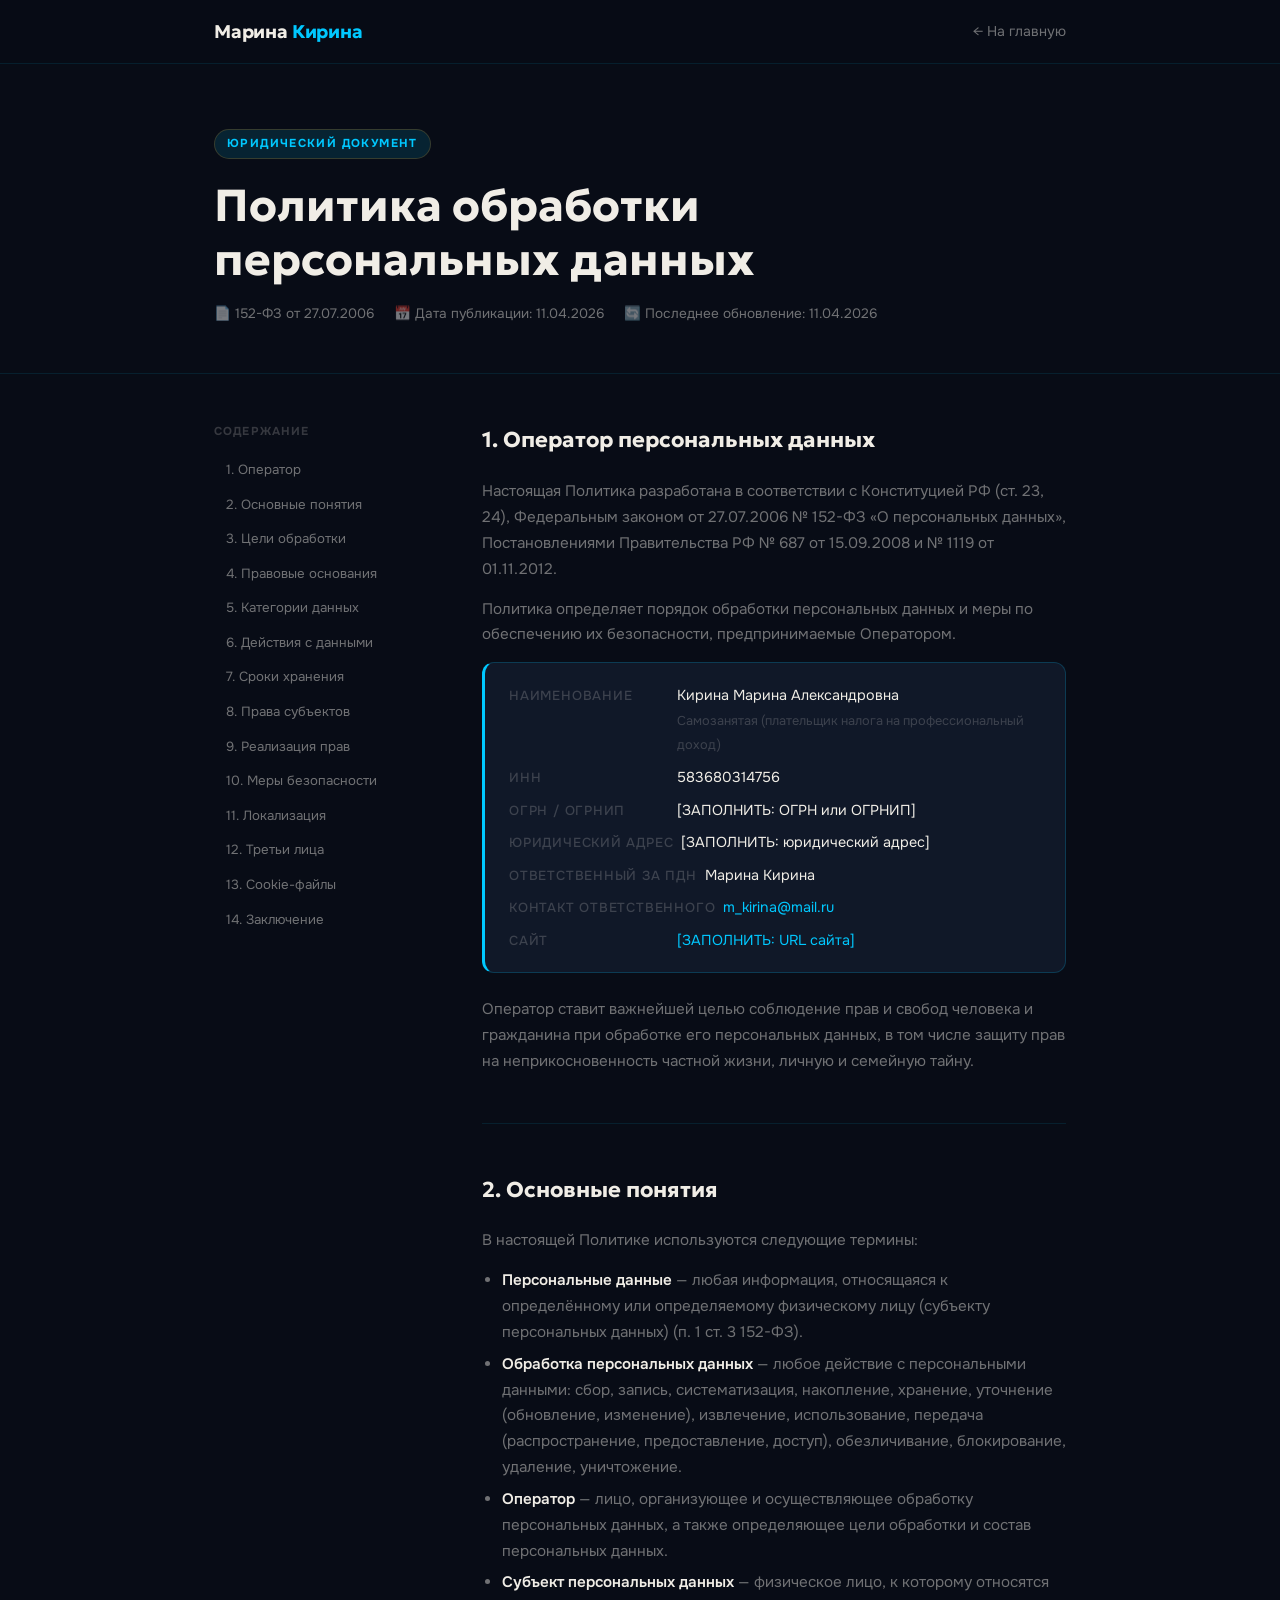
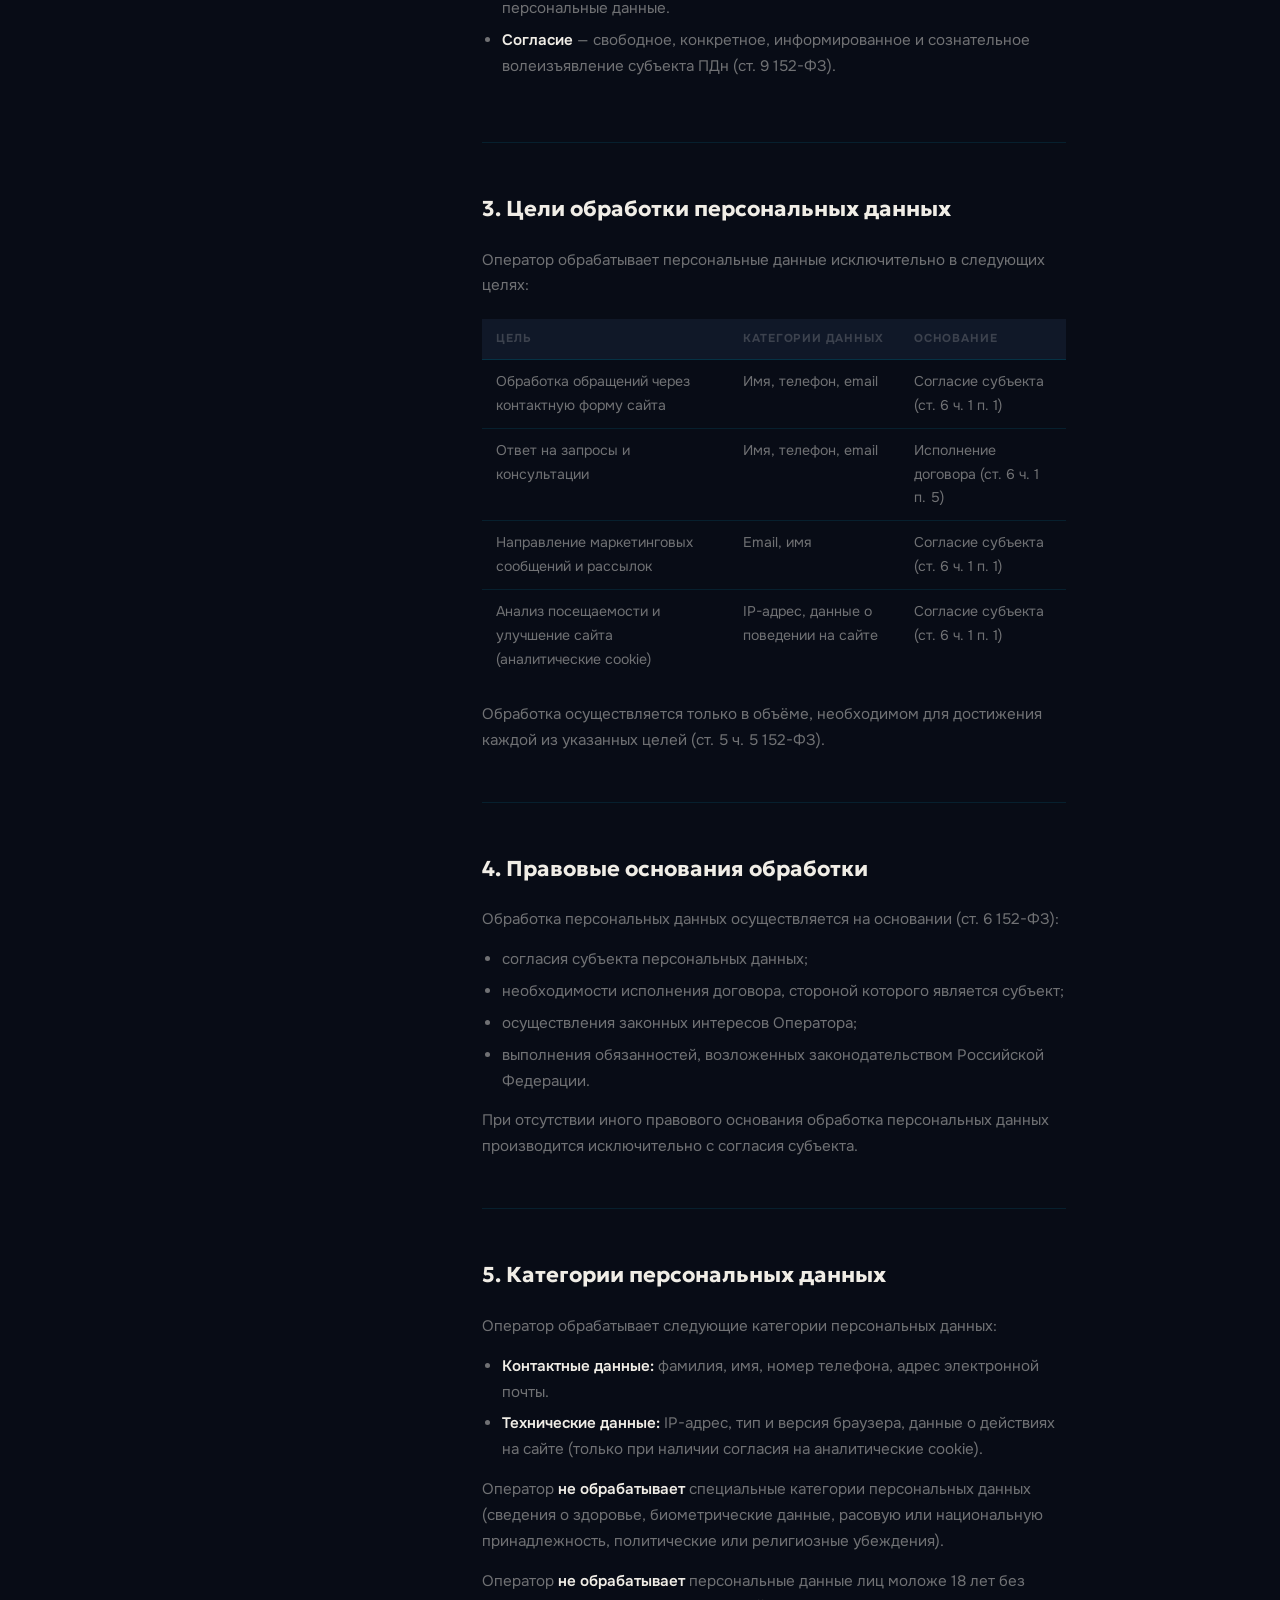
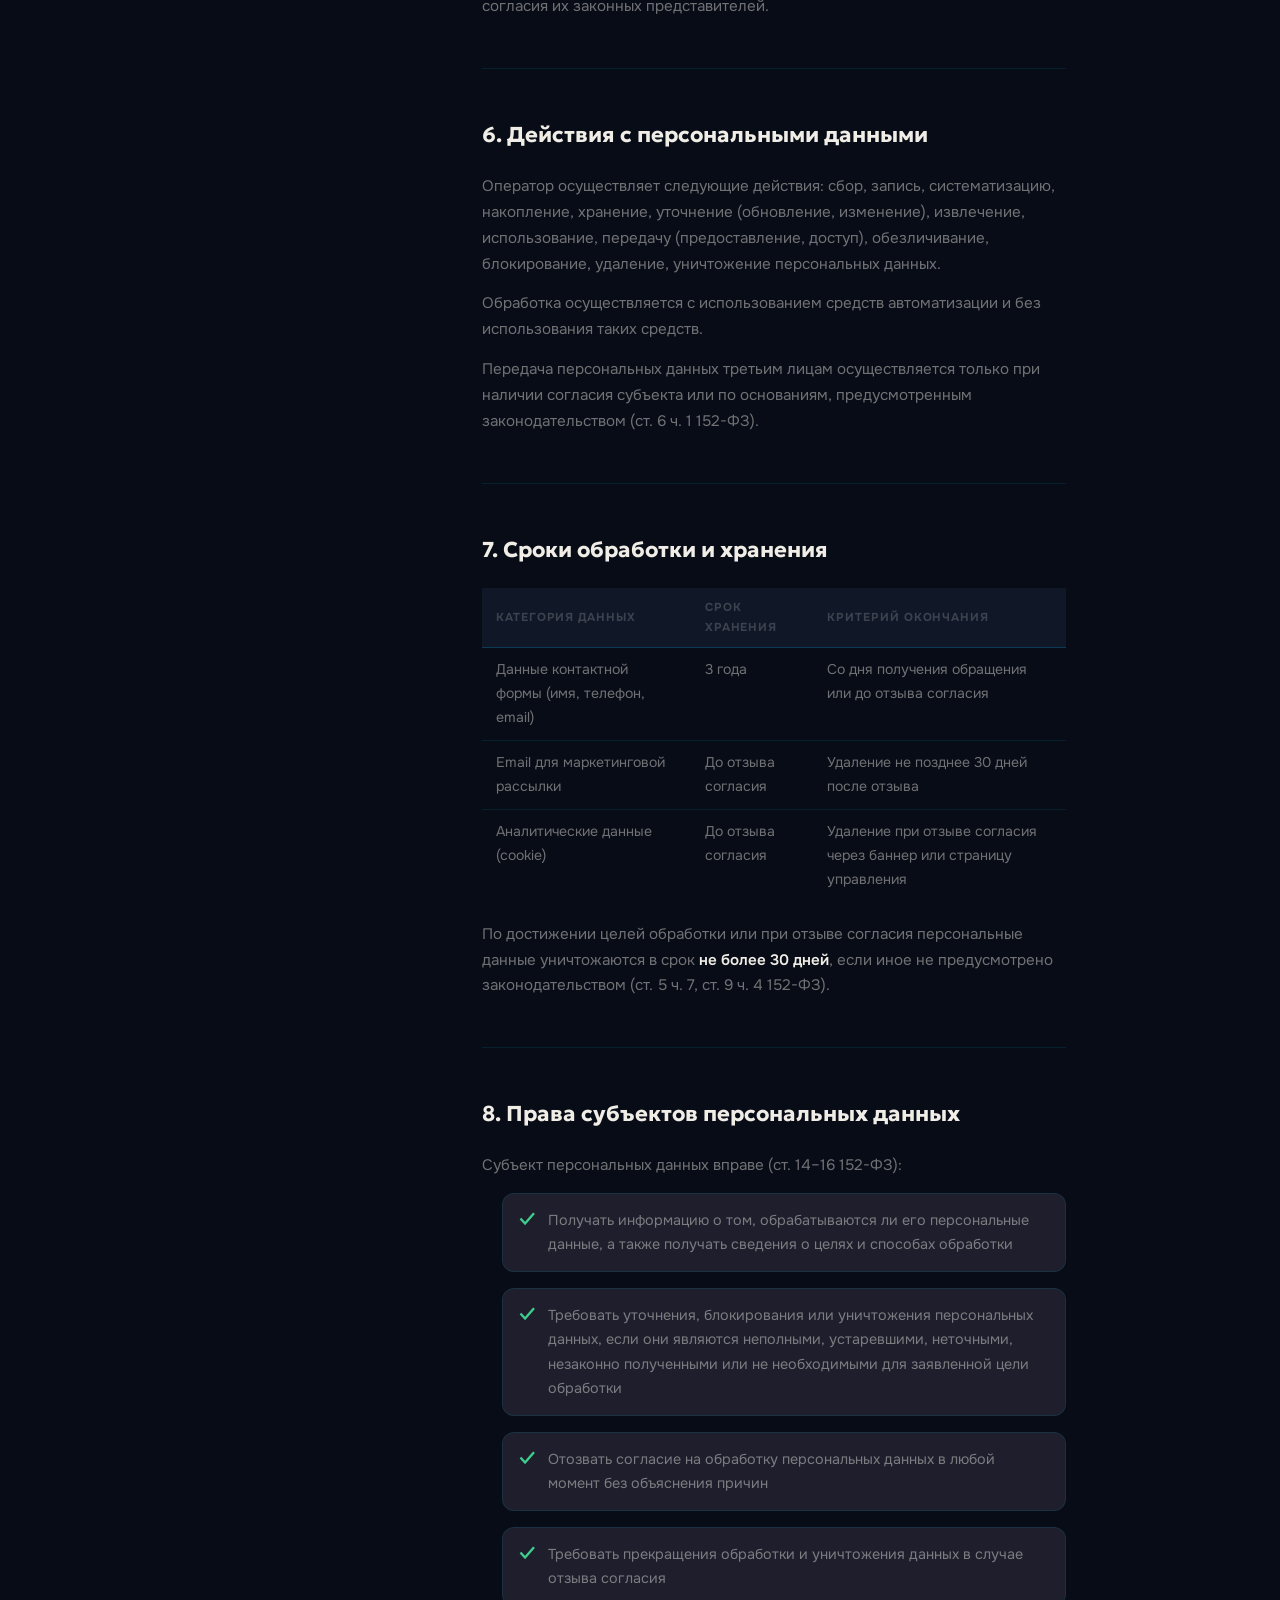
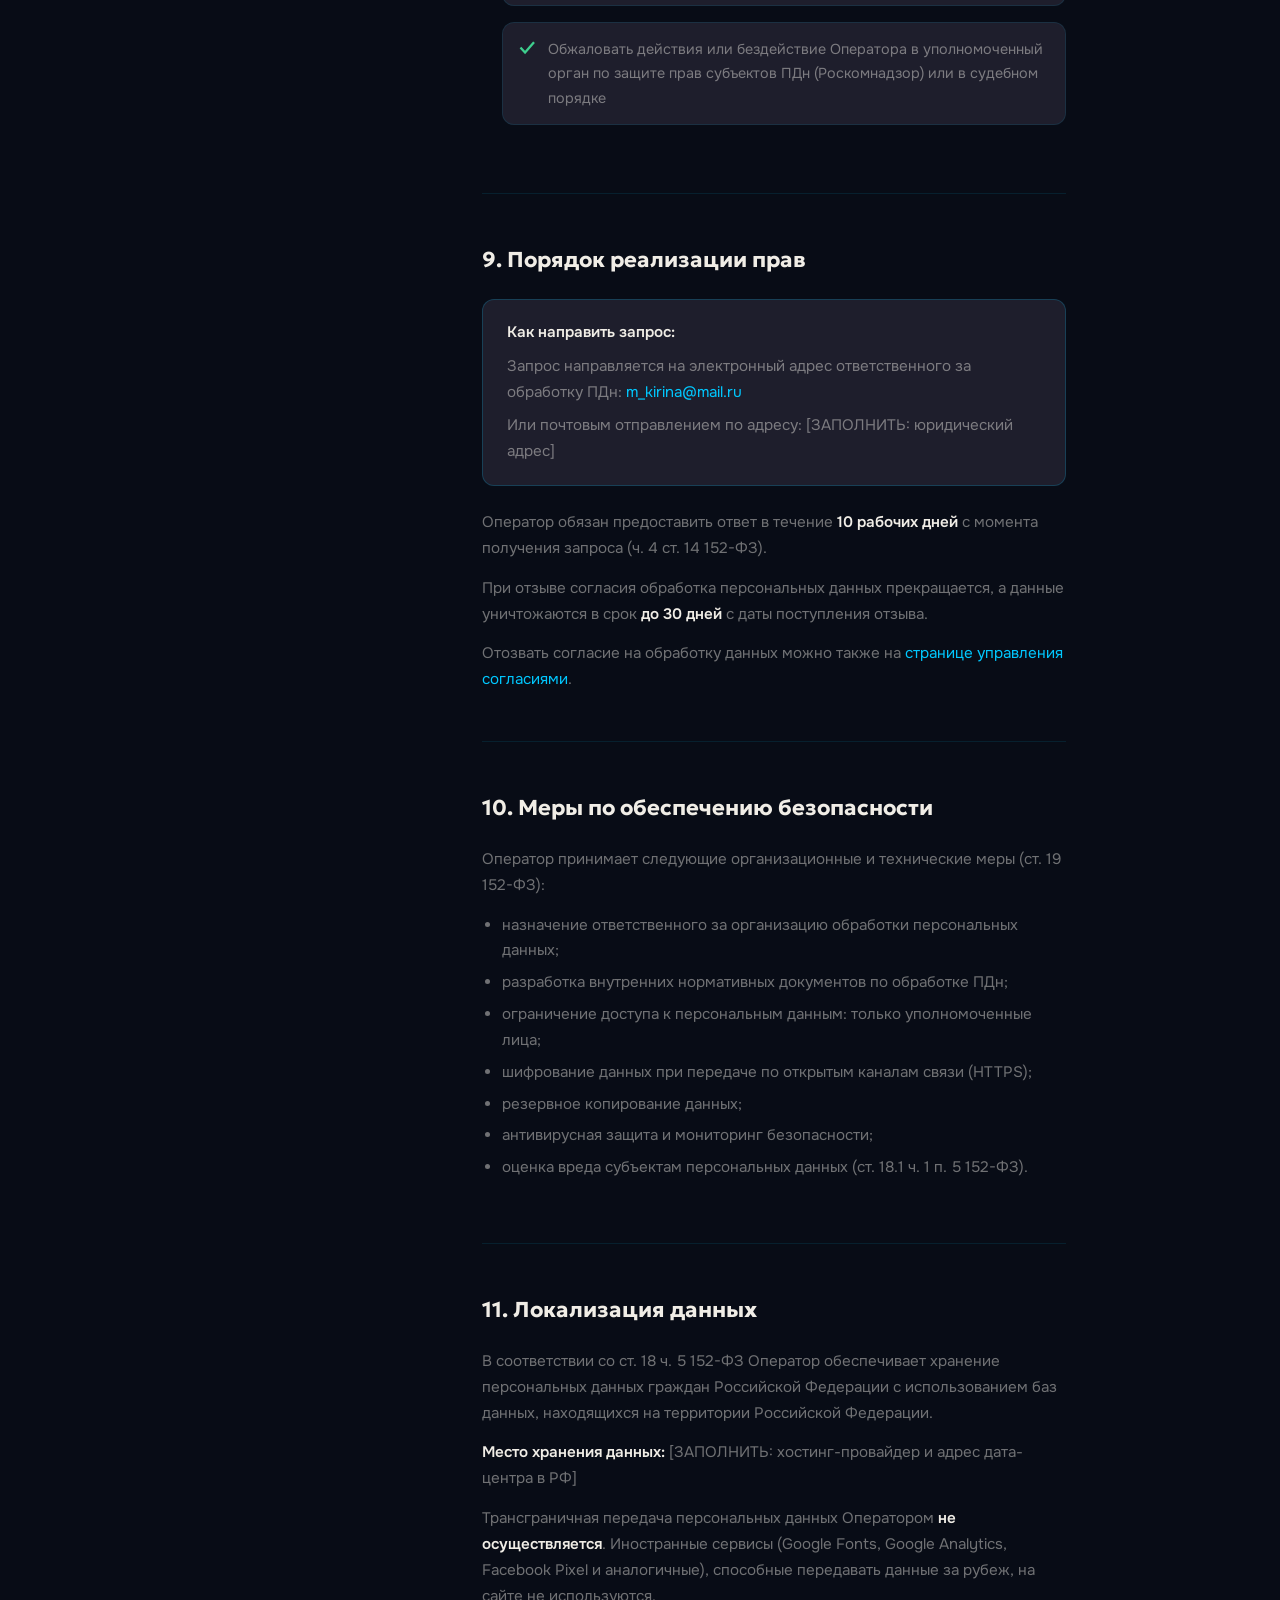
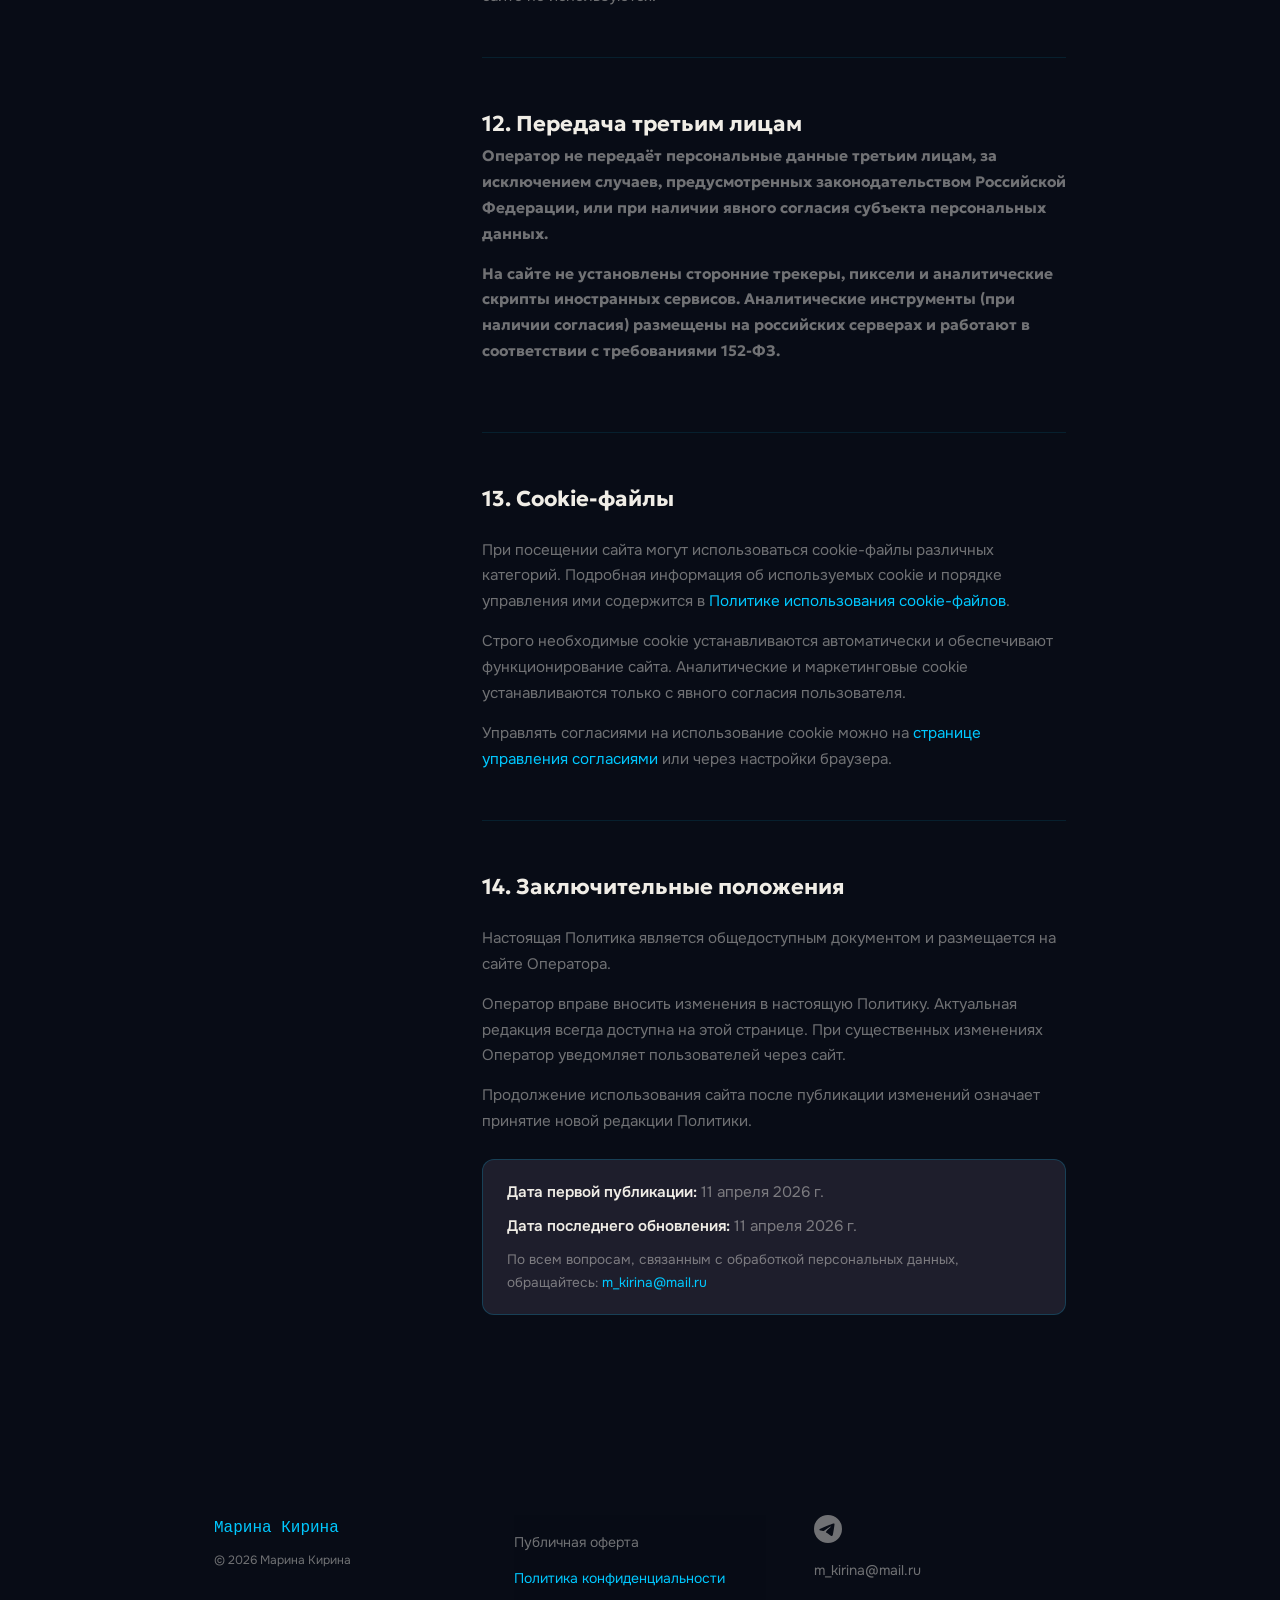
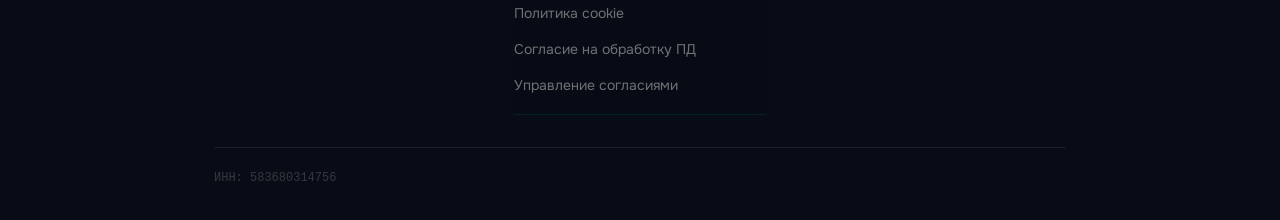
<file: privacy-policy.html>
<!DOCTYPE html>
<html lang="ru">
<head>
<meta charset="UTF-8">
<meta name="viewport" content="width=device-width, initial-scale=1.0">
<title>Политика обработки персональных данных — Марина Кирина</title>
<meta name="description" content="Политика в отношении обработки персональных данных. Марина Кирина — разработчик сайтов и автоматизаций.">
<meta name="robots" content="noindex">

<!-- SELF-HOSTED FONTS — 152-ФЗ: никаких запросов к fonts.googleapis.com -->
<style>
  @font-face {
    font-family: 'Geologica';
    src: url('/assets/fonts/Geologica-Variable.ttf') format('truetype-variations');
    font-weight: 100 900;
    font-style: normal;
    font-display: swap;
  }
  @font-face {
    font-family: 'Onest';
    src: url('/assets/fonts/Onest-Variable.ttf') format('truetype-variations');
    font-weight: 100 900;
    font-style: normal;
    font-display: swap;
  }
</style>
<style>
/* === DESIGN SYSTEM (shared with index.html) === */
:root {
  --bg:        #080C16;
  --bg2:       #0D1220;
  --bg3:       #101828;
  --surface:   #1e1e2c;
  --border:    rgba(0,200,255,0.1);
  --border2:   rgba(0,200,255,0.2);
  --amber:     #00C8FF;
  --amber-dim: rgba(0,200,255,0.8);
  --amber-glow:rgba(0,200,255,0.12);
  --red:       #e84040;
  --green:     #3ecf8e;
  --text:      #F0EDE6;
  --text2:     rgba(240,237,230,0.45);
  --text3:     rgba(240,237,230,0.2);
  --font-display: 'Geologica', Georgia, serif;
  --font-body:    'Onest', -apple-system, sans-serif;
  --radius:  12px;
  --radius2: 20px;
  --neon: #00C8FF;
  --bg-card: #0D1220;
  --ink-muted: rgba(240,237,230,0.45);
  --ink-faint: rgba(240,237,230,0.2);
  --rule-solid: rgba(240,237,230,0.08);
  --font-mono: 'PT Mono', ui-monospace, monospace;
}

*, *::before, *::after { box-sizing: border-box; margin: 0; padding: 0; }
html { scroll-behavior: smooth; }
body {
  font-family: var(--font-body);
  background: var(--bg);
  color: var(--text);
  line-height: 1.7;
  font-size: 1rem;
}
a { color: var(--amber); text-decoration: none; }
a:hover { text-decoration: underline; }
.container { max-width: 900px; margin: 0 auto; padding: 0 24px; }

/* NAV */
nav {
  position: sticky; top: 0; z-index: 100;
  background: rgba(8,12,22,0.92);
  backdrop-filter: blur(12px);
  border-bottom: 1px solid var(--border);
  padding: 16px 0;
}
.nav-inner {
  display: flex; align-items: center; justify-content: space-between;
}
.logo {
  font-family: var(--font-display);
  font-size: 1.15rem;
  font-weight: 700;
  color: var(--text);
  letter-spacing: -0.01em;
}
.logo span { color: var(--amber); }
.nav-back {
  font-size: .88rem;
  color: var(--text2);
  display: flex; align-items: center; gap: 6px;
  transition: color .2s;
}
.nav-back:hover { color: var(--text); text-decoration: none; }

/* PAGE HEADER */
.doc-header {
  padding: 64px 0 48px;
  border-bottom: 1px solid var(--border);
}
.doc-label {
  display: inline-block;
  font-size: .72rem;
  font-weight: 700;
  letter-spacing: .12em;
  text-transform: uppercase;
  color: var(--amber);
  background: var(--amber-glow);
  border: 1px solid rgba(245,166,35,0.2);
  padding: 4px 12px;
  border-radius: 100px;
  margin-bottom: 20px;
}
.doc-title {
  font-family: var(--font-display);
  font-size: clamp(1.8rem, 4vw, 2.8rem);
  font-weight: 700;
  line-height: 1.2;
  margin-bottom: 16px;
  color: var(--text);
}
.doc-meta {
  display: flex; flex-wrap: wrap; gap: 20px;
  font-size: .85rem;
  color: var(--text2);
}
.doc-meta span { display: flex; align-items: center; gap: 6px; }

/* CONTENT */
.doc-layout {
  display: grid;
  grid-template-columns: 220px 1fr;
  gap: 48px;
  padding: 48px 0 80px;
  align-items: start;
}
@media (max-width: 768px) {
  .doc-layout { grid-template-columns: 1fr; gap: 32px; }
  .doc-toc { order: -1; }
}

/* TOC */
.doc-toc {
  position: sticky;
  top: 80px;
}
.toc-title {
  font-size: .72rem;
  font-weight: 700;
  letter-spacing: .1em;
  text-transform: uppercase;
  color: var(--text3);
  margin-bottom: 12px;
}
.toc-list {
  list-style: none;
  display: flex;
  flex-direction: column;
  gap: 2px;
}
.toc-list a {
  display: block;
  font-size: .83rem;
  color: var(--text2);
  padding: 5px 10px;
  border-radius: 6px;
  transition: color .15s, background .15s;
  border-left: 2px solid transparent;
}
.toc-list a:hover {
  color: var(--text);
  background: var(--surface);
  text-decoration: none;
  border-left-color: var(--amber-dim);
}

/* DOCUMENT BODY */
.doc-body section {
  margin-bottom: 48px;
  padding-bottom: 48px;
  border-bottom: 1px solid var(--border);
}
.doc-body section:last-child {
  border-bottom: none;
  margin-bottom: 0;
}
.doc-body h2 {
  font-family: var(--font-display);
  font-size: 1.35rem;
  font-weight: 700;
  color: var(--text);
  margin-bottom: 20px;
  scroll-margin-top: 80px;
}
.doc-body h3 {
  font-size: 1rem;
  font-weight: 700;
  color: var(--text);
  margin-top: 24px;
  margin-bottom: 10px;
}
.doc-body p {
  color: var(--text2);
  margin-bottom: 14px;
  font-size: .95rem;
}
.doc-body p:last-child { margin-bottom: 0; }
.doc-body ul, .doc-body ol {
  color: var(--text2);
  padding-left: 20px;
  margin-bottom: 14px;
  font-size: .95rem;
}
.doc-body li { margin-bottom: 6px; }
.doc-body strong { color: var(--text); font-weight: 600; }

/* INFO BOX */
.info-box {
  background: var(--surface);
  border: 1px solid var(--border2);
  border-radius: var(--radius);
  padding: 20px 24px;
  margin-bottom: 24px;
}
.info-box p { margin-bottom: 8px; }
.info-box p:last-child { margin-bottom: 0; }

/* OPERATOR CARD */
.operator-card {
  background: var(--bg3);
  border: 1px solid var(--border2);
  border-left: 3px solid var(--amber);
  border-radius: var(--radius);
  padding: 20px 24px;
  margin-bottom: 24px;
}
.operator-card .row {
  display: flex; gap: 8px;
  font-size: .9rem;
  margin-bottom: 8px;
  color: var(--text2);
}
.operator-card .row:last-child { margin-bottom: 0; }
.operator-card .label {
  min-width: 160px;
  color: var(--text3);
  font-size: .82rem;
  font-weight: 500;
  text-transform: uppercase;
  letter-spacing: .06em;
  padding-top: 2px;
}
.operator-card .value { color: var(--text); }

/* TABLE */
.doc-table {
  width: 100%;
  border-collapse: collapse;
  font-size: .88rem;
  margin: 20px 0;
}
.doc-table th {
  background: var(--bg3);
  color: var(--text3);
  font-size: .72rem;
  text-transform: uppercase;
  letter-spacing: .08em;
  padding: 10px 14px;
  text-align: left;
  border-bottom: 1px solid var(--border2);
}
.doc-table td {
  padding: 10px 14px;
  border-bottom: 1px solid var(--border);
  color: var(--text2);
  vertical-align: top;
}
.doc-table tr:last-child td { border-bottom: none; }

/* RIGHTS LIST */
.rights-list {
  list-style: none;
  padding: 0;
  display: grid;
  gap: 10px;
}
.rights-list li {
  display: flex; align-items: flex-start; gap: 12px;
  background: var(--surface);
  border: 1px solid var(--border);
  border-radius: var(--radius);
  padding: 14px 16px;
  font-size: .9rem;
  color: var(--text2);
}
.rights-list li::before {
  content: '✓';
  color: var(--green);
  font-weight: 800;
  flex-shrink: 0;
  font-size: .95rem;
}

/* === Footer (унифицирован с index.html) === */
#footer {
  padding: 48px 0 32px;
}
.footer__grid {
  display: grid;
  grid-template-columns: 1fr 1fr 1fr;
  gap: 48px;
  margin-bottom: 32px;
}
.footer__name {
  font-family: var(--font-mono);
  font-size: 16px;
  color: var(--neon);
  margin: 0 0 8px;
}
.footer__copy {
  font-size: 12px;
  color: var(--ink-muted);
  margin: 0;
}
.footer__links {
  display: flex;
  flex-direction: column;
  gap: 12px;
}
.footer__link {
  font-size: 14px;
  color: var(--ink-muted);
  text-decoration: none;
  transition: color .2s;
}
.footer__link:hover { color: var(--neon); }
.footer__link--active {
  color: var(--neon);
  opacity: 1;
}
.footer__contacts {
  display: flex;
  flex-direction: column;
  gap: 16px;
}
.footer__tg-link {
  color: var(--ink-muted);
  display: inline-flex;
  align-items: center;
  transition: color .2s;
  line-height: 1;
}
.footer__tg-link:hover { color: var(--neon); }
.footer__bottom {
  border-top: 1px solid var(--rule-solid);
  padding-top: 20px;
}
.footer__inn {
  font-family: var(--font-mono);
  font-size: 12px;
  color: var(--ink-faint);
  margin: 0;
}
@media (max-width: 768px) {
  .footer__grid { grid-template-columns: 1fr; gap: 32px; }
}
</style>
</head>
<body>

<!-- NAV -->
<nav>
  <div class="container">
    <div class="nav-inner">
      <a href="./index.html" class="logo" style="text-decoration:none">Марина <span>Кирина</span></a>
      <a href="./index.html" class="nav-back">← На главную</a>
    </div>
  </div>
</nav>

<!-- HEADER -->
<header class="doc-header">
  <div class="container">
    <div class="doc-label">Юридический документ</div>
    <h1 class="doc-title">Политика обработки<br>персональных данных</h1>
    <div class="doc-meta">
      <span>📄 152-ФЗ от 27.07.2006</span>
      <span>📅 Дата публикации: 11.04.2026</span>
      <span>🔄 Последнее обновление: 11.04.2026</span>
    </div>
  </div>
</header>

<!-- CONTENT -->
<main>
  <div class="container">
    <div class="doc-layout">

      <!-- TOC -->
      <aside class="doc-toc" aria-label="Содержание">
        <div class="toc-title">Содержание</div>
        <ul class="toc-list">
          <li><a href="#operator">1. Оператор</a></li>
          <li><a href="#concepts">2. Основные понятия</a></li>
          <li><a href="#purposes">3. Цели обработки</a></li>
          <li><a href="#grounds">4. Правовые основания</a></li>
          <li><a href="#categories">5. Категории данных</a></li>
          <li><a href="#actions">6. Действия с данными</a></li>
          <li><a href="#retention">7. Сроки хранения</a></li>
          <li><a href="#rights">8. Права субъектов</a></li>
          <li><a href="#procedure">9. Реализация прав</a></li>
          <li><a href="#security">10. Меры безопасности</a></li>
          <li><a href="#localization">11. Локализация</a></li>
          <li><a href="#third-parties">12. Третьи лица</a></li>
          <li><a href="#cookies">13. Cookie-файлы</a></li>
          <li><a href="#final">14. Заключение</a></li>
        </ul>
      </aside>

      <!-- BODY -->
      <div class="doc-body">

        <section id="operator">
          <h2>1. Оператор персональных данных</h2>
          <p>Настоящая Политика разработана в соответствии с Конституцией РФ (ст. 23, 24), Федеральным законом от 27.07.2006 № 152-ФЗ «О персональных данных», Постановлениями Правительства РФ № 687 от 15.09.2008 и № 1119 от 01.11.2012.</p>
          <p>Политика определяет порядок обработки персональных данных и меры по обеспечению их безопасности, предпринимаемые Оператором.</p>
          <div class="operator-card">
            <div class="row">
              <span class="label">Наименование</span>
              <span class="value">Кирина Марина Александровна<br><small style="color:var(--text3);font-size:.8rem">Самозанятая (плательщик налога на профессиональный доход)</small></span>
            </div>
            <div class="row">
              <span class="label">ИНН</span>
              <span class="value">583680314756</span>
            </div>
            <div class="row">
              <span class="label">ОГРН / ОГРНИП</span>
              <span class="value">[ЗАПОЛНИТЬ: ОГРН или ОГРНИП]</span>
            </div>
            <div class="row">
              <span class="label">Юридический адрес</span>
              <span class="value">[ЗАПОЛНИТЬ: юридический адрес]</span>
            </div>
            <div class="row">
              <span class="label">Ответственный за ПДн</span>
              <span class="value">Марина Кирина</span>
            </div>
            <div class="row">
              <span class="label">Контакт ответственного</span>
              <span class="value"><a href="mailto:m_kirina@mail.ru">m_kirina@mail.ru</a></span>
            </div>
            <div class="row">
              <span class="label">Сайт</span>
              <span class="value"><a href="/">[ЗАПОЛНИТЬ: URL сайта]</a></span>
            </div>
          </div>
          <p>Оператор ставит важнейшей целью соблюдение прав и свобод человека и гражданина при обработке его персональных данных, в том числе защиту прав на неприкосновенность частной жизни, личную и семейную тайну.</p>
        </section>

        <section id="concepts">
          <h2>2. Основные понятия</h2>
          <p>В настоящей Политике используются следующие термины:</p>
          <ul>
            <li><strong>Персональные данные</strong> — любая информация, относящаяся к определённому или определяемому физическому лицу (субъекту персональных данных) (п. 1 ст. 3 152-ФЗ).</li>
            <li><strong>Обработка персональных данных</strong> — любое действие с персональными данными: сбор, запись, систематизация, накопление, хранение, уточнение (обновление, изменение), извлечение, использование, передача (распространение, предоставление, доступ), обезличивание, блокирование, удаление, уничтожение.</li>
            <li><strong>Оператор</strong> — лицо, организующее и осуществляющее обработку персональных данных, а также определяющее цели обработки и состав персональных данных.</li>
            <li><strong>Субъект персональных данных</strong> — физическое лицо, к которому относятся персональные данные.</li>
            <li><strong>Согласие</strong> — свободное, конкретное, информированное и сознательное волеизъявление субъекта ПДн (ст. 9 152-ФЗ).</li>
          </ul>
        </section>

        <section id="purposes">
          <h2>3. Цели обработки персональных данных</h2>
          <p>Оператор обрабатывает персональные данные исключительно в следующих целях:</p>
          <table class="doc-table">
            <thead>
              <tr>
                <th>Цель</th>
                <th>Категории данных</th>
                <th>Основание</th>
              </tr>
            </thead>
            <tbody>
              <tr>
                <td>Обработка обращений через контактную форму сайта</td>
                <td>Имя, телефон, email</td>
                <td>Согласие субъекта (ст. 6 ч. 1 п. 1)</td>
              </tr>
              <tr>
                <td>Ответ на запросы и консультации</td>
                <td>Имя, телефон, email</td>
                <td>Исполнение договора (ст. 6 ч. 1 п. 5)</td>
              </tr>
              <tr>
                <td>Направление маркетинговых сообщений и рассылок</td>
                <td>Email, имя</td>
                <td>Согласие субъекта (ст. 6 ч. 1 п. 1)</td>
              </tr>
              <tr>
                <td>Анализ посещаемости и улучшение сайта (аналитические cookie)</td>
                <td>IP-адрес, данные о поведении на сайте</td>
                <td>Согласие субъекта (ст. 6 ч. 1 п. 1)</td>
              </tr>
            </tbody>
          </table>
          <p>Обработка осуществляется только в объёме, необходимом для достижения каждой из указанных целей (ст. 5 ч. 5 152-ФЗ).</p>
        </section>

        <section id="grounds">
          <h2>4. Правовые основания обработки</h2>
          <p>Обработка персональных данных осуществляется на основании (ст. 6 152-ФЗ):</p>
          <ul>
            <li>согласия субъекта персональных данных;</li>
            <li>необходимости исполнения договора, стороной которого является субъект;</li>
            <li>осуществления законных интересов Оператора;</li>
            <li>выполнения обязанностей, возложенных законодательством Российской Федерации.</li>
          </ul>
          <p>При отсутствии иного правового основания обработка персональных данных производится исключительно с согласия субъекта.</p>
        </section>

        <section id="categories">
          <h2>5. Категории персональных данных</h2>
          <p>Оператор обрабатывает следующие категории персональных данных:</p>
          <ul>
            <li><strong>Контактные данные:</strong> фамилия, имя, номер телефона, адрес электронной почты.</li>
            <li><strong>Технические данные:</strong> IP-адрес, тип и версия браузера, данные о действиях на сайте (только при наличии согласия на аналитические cookie).</li>
          </ul>
          <p>Оператор <strong>не обрабатывает</strong> специальные категории персональных данных (сведения о здоровье, биометрические данные, расовую или национальную принадлежность, политические или религиозные убеждения).</p>
          <p>Оператор <strong>не обрабатывает</strong> персональные данные лиц моложе 18 лет без согласия их законных представителей.</p>
        </section>

        <section id="actions">
          <h2>6. Действия с персональными данными</h2>
          <p>Оператор осуществляет следующие действия: сбор, запись, систематизацию, накопление, хранение, уточнение (обновление, изменение), извлечение, использование, передачу (предоставление, доступ), обезличивание, блокирование, удаление, уничтожение персональных данных.</p>
          <p>Обработка осуществляется с использованием средств автоматизации и без использования таких средств.</p>
          <p>Передача персональных данных третьим лицам осуществляется только при наличии согласия субъекта или по основаниям, предусмотренным законодательством (ст. 6 ч. 1 152-ФЗ).</p>
        </section>

        <section id="retention">
          <h2>7. Сроки обработки и хранения</h2>
          <table class="doc-table">
            <thead>
              <tr>
                <th>Категория данных</th>
                <th>Срок хранения</th>
                <th>Критерий окончания</th>
              </tr>
            </thead>
            <tbody>
              <tr>
                <td>Данные контактной формы (имя, телефон, email)</td>
                <td>3 года</td>
                <td>Со дня получения обращения или до отзыва согласия</td>
              </tr>
              <tr>
                <td>Email для маркетинговой рассылки</td>
                <td>До отзыва согласия</td>
                <td>Удаление не позднее 30 дней после отзыва</td>
              </tr>
              <tr>
                <td>Аналитические данные (cookie)</td>
                <td>До отзыва согласия</td>
                <td>Удаление при отзыве согласия через баннер или страницу управления</td>
              </tr>
            </tbody>
          </table>
          <p>По достижении целей обработки или при отзыве согласия персональные данные уничтожаются в срок <strong>не более 30 дней</strong>, если иное не предусмотрено законодательством (ст. 5 ч. 7, ст. 9 ч. 4 152-ФЗ).</p>
        </section>

        <section id="rights">
          <h2>8. Права субъектов персональных данных</h2>
          <p>Субъект персональных данных вправе (ст. 14–16 152-ФЗ):</p>
          <ul class="rights-list">
            <li>Получать информацию о том, обрабатываются ли его персональные данные, а также получать сведения о целях и способах обработки</li>
            <li>Требовать уточнения, блокирования или уничтожения персональных данных, если они являются неполными, устаревшими, неточными, незаконно полученными или не необходимыми для заявленной цели обработки</li>
            <li>Отозвать согласие на обработку персональных данных в любой момент без объяснения причин</li>
            <li>Требовать прекращения обработки и уничтожения данных в случае отзыва согласия</li>
            <li>Обжаловать действия или бездействие Оператора в уполномоченный орган по защите прав субъектов ПДн (Роскомнадзор) или в судебном порядке</li>
          </ul>
        </section>

        <section id="procedure">
          <h2>9. Порядок реализации прав</h2>
          <div class="info-box">
            <p><strong>Как направить запрос:</strong></p>
            <p>Запрос направляется на электронный адрес ответственного за обработку ПДн: <a href="mailto:m_kirina@mail.ru">m_kirina@mail.ru</a></p>
            <p>Или почтовым отправлением по адресу: [ЗАПОЛНИТЬ: юридический адрес]</p>
          </div>
          <p>Оператор обязан предоставить ответ в течение <strong>10 рабочих дней</strong> с момента получения запроса (ч. 4 ст. 14 152-ФЗ).</p>
          <p>При отзыве согласия обработка персональных данных прекращается, а данные уничтожаются в срок <strong>до 30 дней</strong> с даты поступления отзыва.</p>
          <p>Отозвать согласие на обработку данных можно также на <a href="consent.html">странице управления согласиями</a>.</p>
        </section>

        <section id="security">
          <h2>10. Меры по обеспечению безопасности</h2>
          <p>Оператор принимает следующие организационные и технические меры (ст. 19 152-ФЗ):</p>
          <ul>
            <li>назначение ответственного за организацию обработки персональных данных;</li>
            <li>разработка внутренних нормативных документов по обработке ПДн;</li>
            <li>ограничение доступа к персональным данным: только уполномоченные лица;</li>
            <li>шифрование данных при передаче по открытым каналам связи (HTTPS);</li>
            <li>резервное копирование данных;</li>
            <li>антивирусная защита и мониторинг безопасности;</li>
            <li>оценка вреда субъектам персональных данных (ст. 18.1 ч. 1 п. 5 152-ФЗ).</li>
          </ul>
        </section>

        <section id="localization">
          <h2>11. Локализация данных</h2>
          <p>В соответствии со ст. 18 ч. 5 152-ФЗ Оператор обеспечивает хранение персональных данных граждан Российской Федерации с использованием баз данных, находящихся на территории Российской Федерации.</p>
          <p><strong>Место хранения данных:</strong> [ЗАПОЛНИТЬ: хостинг-провайдер и адрес дата-центра в РФ]</p>
          <p>Трансграничная передача персональных данных Оператором <strong>не осуществляется</strong>. Иностранные сервисы (Google Fonts, Google Analytics, Facebook Pixel и аналогичные), способные передавать данные за рубеж, на сайте не используются.</p>
        </section>

        <section id="third-parties">
          <h2>12. Передача третьим лицам</html>
          <p>Оператор не передаёт персональные данные третьим лицам, за исключением случаев, предусмотренных законодательством Российской Федерации, или при наличии явного согласия субъекта персональных данных.</p>
          <p>На сайте не установлены сторонние трекеры, пиксели и аналитические скрипты иностранных сервисов. Аналитические инструменты (при наличии согласия) размещены на российских серверах и работают в соответствии с требованиями 152-ФЗ.</p>
        </section>

        <section id="cookies">
          <h2>13. Cookie-файлы</h2>
          <p>При посещении сайта могут использоваться cookie-файлы различных категорий. Подробная информация об используемых cookie и порядке управления ими содержится в <a href="cookie-policy.html">Политике использования cookie-файлов</a>.</p>
          <p>Строго необходимые cookie устанавливаются автоматически и обеспечивают функционирование сайта. Аналитические и маркетинговые cookie устанавливаются только с явного согласия пользователя.</p>
          <p>Управлять согласиями на использование cookie можно на <a href="consent.html">странице управления согласиями</a> или через настройки браузера.</p>
        </section>

        <section id="final">
          <h2>14. Заключительные положения</h2>
          <p>Настоящая Политика является общедоступным документом и размещается на сайте Оператора.</p>
          <p>Оператор вправе вносить изменения в настоящую Политику. Актуальная редакция всегда доступна на этой странице. При существенных изменениях Оператор уведомляет пользователей через сайт.</p>
          <p>Продолжение использования сайта после публикации изменений означает принятие новой редакции Политики.</p>
          <div class="info-box" style="margin-top:24px">
            <p><strong>Дата первой публикации:</strong> 11 апреля 2026 г.</p>
            <p><strong>Дата последнего обновления:</strong> 11 апреля 2026 г.</p>
            <p style="margin-top:8px;font-size:.85rem">По всем вопросам, связанным с обработкой персональных данных, обращайтесь: <a href="mailto:m_kirina@mail.ru">m_kirina@mail.ru</a></p>
          </div>
        </section>

      </div><!-- /doc-body -->
    </div><!-- /doc-layout -->
  </div>
</main>

<!-- FOOTER -->
<footer id="footer">
  <div class="footer__inner container">
    <div class="footer__grid">

      <div class="footer__col">
        <p class="footer__name">Марина Кирина</p>
        <p class="footer__copy">© 2026 Марина Кирина</p>
      </div>

      <div class="footer__col">
        <nav class="footer__links" aria-label="Юридические документы">
          <a href="./offer.html" class="footer__link">Публичная оферта</a>
          <a href="./privacy-policy.html" class="footer__link footer__link--active">Политика конфиденциальности</a>
          <a href="./cookie-policy.html" class="footer__link">Политика cookie</a>
          <a href="./consent.html" class="footer__link">Согласие на обработку ПД</a>
          <a id="manage-consent" href="./consent.html" class="footer__link">Управление согласиями</a>
        </nav>
      </div>

      <div class="footer__col">
        <div class="footer__contacts">
          <a href="https://t.me/marinakirina111" class="footer__tg-link" aria-label="Telegram" target="_blank" rel="noopener noreferrer">
            <svg xmlns="http://www.w3.org/2000/svg" width="28" height="28" viewBox="0 0 24 24" fill="currentColor" aria-hidden="true">
              <path d="M11.944 0A12 12 0 0 0 0 12a12 12 0 0 0 12 12 12 12 0 0 0 12-12A12 12 0 0 0 12 0a12 12 0 0 0-.056 0zm4.962 7.224c.1-.002.321.023.465.14a.506.506 0 0 1 .171.325c.016.093.036.306.02.472-.18 1.898-.962 6.502-1.36 8.627-.168.9-.499 1.201-.82 1.23-.696.065-1.225-.46-1.9-.902-1.056-.693-1.653-1.124-2.678-1.8-1.185-.78-.417-1.21.258-1.91.177-.184 3.247-2.977 3.307-3.23.007-.032.014-.15-.056-.212s-.174-.041-.249-.024c-.106.024-1.793 1.14-5.061 3.345-.48.33-.913.49-1.302.48-.428-.008-1.252-.241-1.865-.44-.752-.245-1.349-.374-1.297-.789.027-.216.325-.437.893-.663 3.498-1.524 5.83-2.529 6.998-3.014 3.332-1.386 4.025-1.627 4.476-1.635z"/>
            </svg>
          </a>
          <a href="mailto:m_kirina@mail.ru" class="footer__link">m_kirina@mail.ru</a>
        </div>
      </div>

    </div>
    <div class="footer__bottom">
      <p class="footer__inn">ИНН: 583680314756</p>
    </div>
  </div>
</footer>

</body>
</html>
</file>
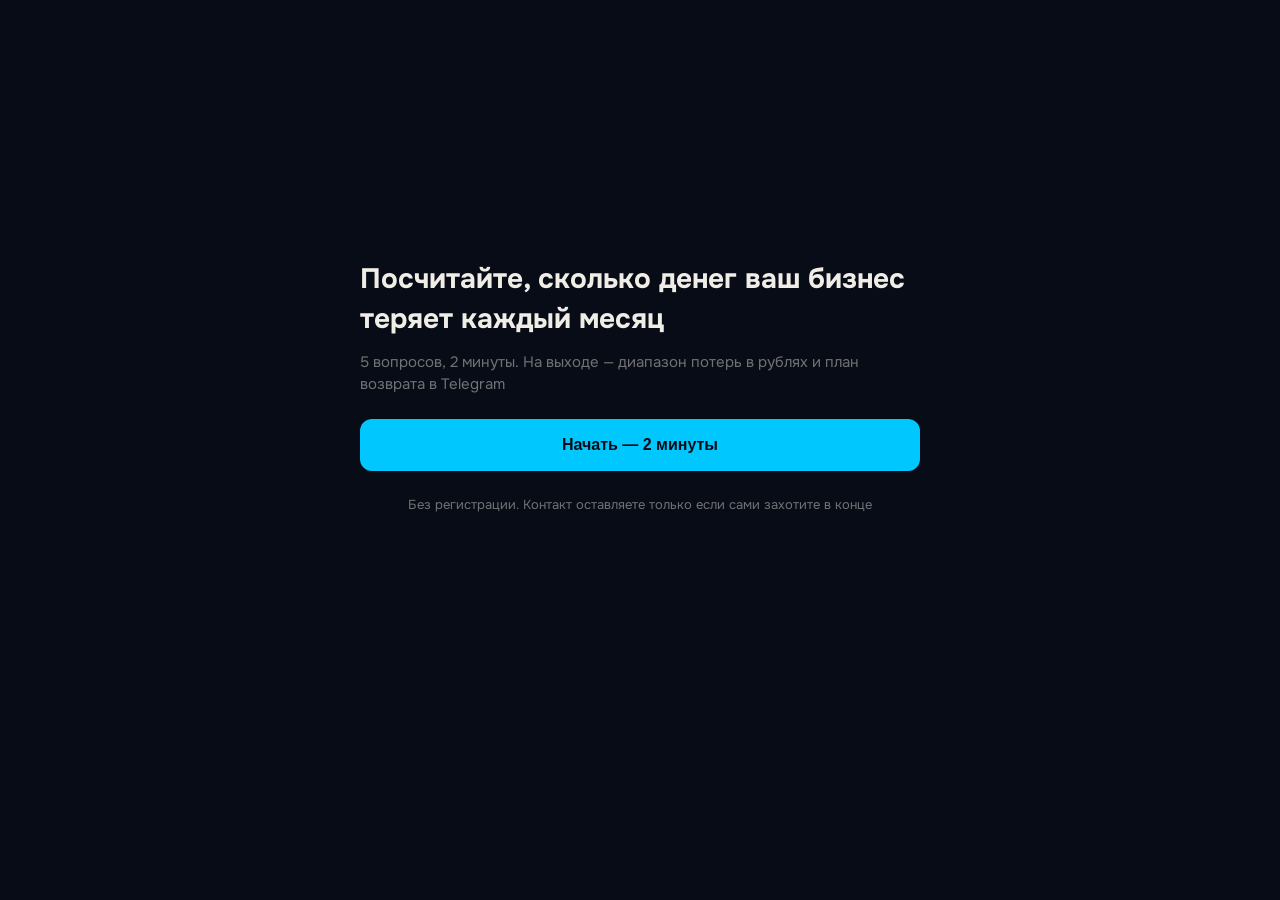
<file: quiz.html>
<!doctype html>
<html lang="ru">
<head>
  <meta charset="utf-8" />
  <meta name="viewport" content="width=device-width, initial-scale=1" />
  <title>Квиз-диагностика</title>
  <meta name="description" content="5 вопросов, 2 минуты — покажу ваш диапазон потерь и план возврата." />
  <style>body { margin: 0; background: #080C16; }</style>
</head>
<body>
  <div id="quiz-root"></div>
  <noscript>
    <div style="padding:16px;background:#fef3c7;text-align:center;">
      Для квиза нужен JavaScript. Или напишите напрямую: <a href="https://t.me/KirinaAI_bot">@KirinaAI_bot</a>.
    </div>
  </noscript>
  <script type="module" src="/assets/js/quiz-embed.js"></script>
</body>
</html>
</file>
<file: assets/css/main.css>
/* === Variables (Dark Neon Tech) === */
:root {
  /* Фон */
  --bg:           #080C16;
  --bg-card:      #0D1220;
  --bg-card-hover:#101828;

  /* Текст */
  --ink:          #F0EDE6;
  --ink-muted:    rgba(240, 237, 230, 0.45);
  --ink-faint:    rgba(240, 237, 230, 0.2);

  /* Акценты */
  --neon:         #00C8FF;
  --neon-dim:     rgba(0, 200, 255, 0.15);
  --neon-glow:    rgba(0, 200, 255, 0.25);
  --violet:       #7C3AED;
  --violet-dim:   rgba(124, 58, 237, 0.15);
  --mark:         #F6E057;
  --mark-ink:     #080C16;

  /* Разделители */
  --rule:         rgba(0, 200, 255, 0.1);
  --rule-solid:   rgba(240, 237, 230, 0.08);

  /* Шрифты — НЕ МЕНЯТЬ, все локальные */
  --font-display: 'Geologica', Georgia, serif;
  --font-body:    'Onest', -apple-system, sans-serif;
  --font-mono:    'PT Mono', ui-monospace, monospace;

  /* Отступы */
  --section-gap:        100px;
  --section-gap-mobile: 64px;
  --content-max:        64ch;
}

/* === Fonts (SPEC §7) === */
@font-face {
  font-family: 'Geologica';
  src: url('/assets/fonts/Geologica-Variable.ttf') format('truetype-variations');
  font-weight: 100 900;
  font-style: normal;
  font-display: swap;
}
@font-face {
  font-family: 'Onest';
  src: url('/assets/fonts/Onest-Variable.ttf') format('truetype-variations');
  font-weight: 100 900;
  font-style: normal;
  font-display: swap;
}
@font-face {
  font-family: 'PT Mono';
  src: url('/assets/fonts/PTMono-Regular.ttf') format('truetype');
  font-weight: 400;
  font-style: normal;
  font-display: swap;
}

/* === Nav === */
.site-nav {
  padding: 14px 24px;
  position: relative;
  z-index: 10;
}
.site-nav__pill {
  display: flex;
  align-items: center;
  justify-content: space-between;
  background: #12102A;
  border-radius: 100px;
  padding: 10px 20px;
  gap: 20px;
}
.site-nav__logo {
  font-family: var(--font-display);
  font-size: 14px;
  font-weight: 700;
  color: var(--ink);
  white-space: nowrap;
  flex-shrink: 0;
}
.site-nav__logo span { color: var(--neon); }
.site-nav__services {
  display: flex;
  gap: 6px;
  flex-wrap: wrap;
  justify-content: flex-end;
}
.site-nav__tag {
  font-family: var(--font-mono);
  font-size: 10px;
  color: rgba(240,237,230,.4);
  border: 0.5px solid rgba(240,237,230,.12);
  padding: 4px 12px;
  border-radius: 100px;
  white-space: nowrap;
  cursor: default;
  transition: color .2s, border-color .2s;
}
.site-nav__tag:hover {
  color: var(--neon);
  border-color: rgba(0,200,255,.3);
}
@media (max-width: 768px) {
  .site-nav__pill {
    border-radius: 16px;
    flex-direction: column;
    align-items: flex-start;
    gap: 12px;
  }
  .site-nav__services { justify-content: flex-start; }
}

/* === Reset & base === */
* { box-sizing: border-box; }

body {
  margin: 0;
  background: var(--bg);
  color: var(--ink);
  font: 400 17px/1.65 var(--font-body);
  position: relative;
  overflow-x: hidden;
}

/* Сетка-фон (grid overlay) */
body::before {
  content: '';
  position: fixed;
  inset: 0;
  background-image:
    linear-gradient(rgba(0,200,255,.035) 1px, transparent 1px),
    linear-gradient(90deg, rgba(0,200,255,.035) 1px, transparent 1px);
  background-size: 60px 60px;
  pointer-events: none;
  z-index: 0;
}

/* Все секции поверх сетки */
section, footer, nav { position: relative; z-index: 1; }

h1, h2, h3, blockquote {
  font-family: var(--font-display);
  font-weight: 700;
  line-height: 1.15;
  margin: 0;
  color: var(--ink);
}
p  { margin: 0; color: var(--ink); }
a  { color: var(--neon); text-decoration: none; }
img { max-width: 100%; height: auto; display: block; }
:focus-visible { outline: 2px solid var(--neon); outline-offset: 3px; }

/* Контейнер */
.container {
  max-width: 1120px;
  margin: 0 auto;
  padding: 0 32px;
}
@media (max-width: 768px) {
  .container { padding: 0 20px; }
}

/* Секции */
section {
  padding: var(--section-gap) 0;
  border-bottom: 1px solid var(--rule-solid);
}
@media (max-width: 768px) {
  section { padding: var(--section-gap-mobile) 0; }
}


/* Заголовки секций */
.section-title {
  font-size: clamp(28px, 3.5vw, 44px);
  font-weight: 700;
  color: var(--ink);
  margin-bottom: 40px;
}

/* Неоновый акцент в тексте */
.neon { color: var(--neon); text-shadow: 0 0 24px rgba(0,200,255,.4); }

/* Жёлтая подсветка */
.mark {
  background: var(--mark);
  color: var(--mark-ink);
  padding: 1px 10px;
  display: inline;
  border-radius: 2px;
}

/* Карточки */
.card {
  background: var(--bg-card);
  border: 1px solid var(--rule);
  border-radius: 8px;
  padding: 24px;
  transition: border-color .25s, background .25s, transform .25s, box-shadow .25s;
}
.card:hover {
  border-color: rgba(0,200,255,.4);
  background: var(--bg-card-hover);
  transform: translateY(-4px);
  box-shadow: 0 8px 32px rgba(0,200,255,.1);
}

/* Иконки в карточках */
.card-icon {
  width: 40px;
  height: 40px;
  background: var(--neon-dim);
  border: 1px solid rgba(0,200,255,.2);
  border-radius: 8px;
  display: flex;
  align-items: center;
  justify-content: center;
  margin-bottom: 16px;
}
.card-icon svg { width: 20px; height: 20px; stroke: var(--neon); fill: none; stroke-width: 1.5; }

/* Кнопки — основная */
.btn-primary {
  display: inline-flex;
  align-items: center;
  justify-content: center;
  padding: 15px 36px;
  min-height: 52px;
  background: linear-gradient(135deg, #0080FF, #00C8FF);
  color: #080C16;
  font-family: var(--font-body);
  font-weight: 700;
  font-size: 16px;
  border: none;
  border-radius: 4px;
  cursor: pointer;
  text-decoration: none;
  box-shadow: 0 0 20px rgba(0,200,255,.25);
  transition: transform .2s, box-shadow .2s;
}
.btn-primary:hover {
  transform: translateY(-2px);
  box-shadow: 0 0 40px rgba(0,200,255,.45);
  color: #080C16;
}

/* Кнопки — ghost */
.btn-ghost {
  display: inline-flex;
  align-items: center;
  justify-content: center;
  padding: 15px 36px;
  min-height: 52px;
  background: transparent;
  color: var(--ink);
  font-family: var(--font-body);
  font-weight: 500;
  font-size: 16px;
  border: 1px solid var(--ink-faint);
  border-radius: 4px;
  cursor: pointer;
  text-decoration: none;
  transition: border-color .2s, color .2s;
}
.btn-ghost:hover {
  border-color: var(--neon);
  color: var(--neon);
}

/* Scroll-анимация (добавляется через JS) */
.reveal {
  opacity: 0;
  transform: translateY(24px);
  transition: opacity .6s ease, transform .6s ease;
}
.reveal.visible {
  opacity: 1;
  transform: translateY(0);
}

/* Разделители */
.rule-line {
  height: 1px;
  background: linear-gradient(90deg, transparent, var(--rule), transparent);
  margin: 0;
  border: none;
}

/* === Hero === */
.hero {
  padding: 0;
  border-bottom: 1px solid var(--rule-solid);
}
.hero__inner {
  display: grid;
  grid-template-columns: 1fr 320px;
  gap: 0;
  align-items: center;
  min-height: 420px;
}
.hero__left {
  padding: 64px 48px 64px 0;
}
.hero__title {
  font-size: clamp(30px, 3.5vw, 48px);
  font-weight: 900;
  line-height: 1.1;
  margin-bottom: 24px;
  color: var(--ink);
}
.hero__neon {
  color: var(--neon);
  text-shadow: 0 0 28px rgba(0,200,255,.45);
}
.hero__sub {
  font-size: 18px;
  color: rgba(240,237,230,.78);
  line-height: 1.65;
  max-width: 48ch;
  margin-bottom: 8px;
}
.hero__micro {
  font-family: var(--font-mono);
  font-size: 13px;
  color: rgba(240,237,230,.48);
  margin-bottom: 32px;
}
.hero__btns {
  display: flex;
  gap: 12px;
  flex-wrap: wrap;
}

/* Фото */
.hero__right {
  display: flex;
  justify-content: center;
  align-items: center;
  padding: 48px 0;
}
.hero__card {
  background: var(--bg-card);
  border: 1px solid rgba(0,200,255,.15);
  border-radius: 8px;
  overflow: hidden;
  width: 260px;
  transition: border-color .25s, box-shadow .25s;
}
.hero__card:hover {
  border-color: rgba(0,200,255,.35);
  box-shadow: 0 8px 32px rgba(0,200,255,.1);
}
.hero__card-photo {
  height: 300px;
  position: relative;
  overflow: hidden;
}
.hero__photo-img {
  width: 100%;
  height: 100%;
  object-fit: cover;
  object-position: center top;
  display: block;
}
.hero__card-overlay {
  position: absolute;
  inset: 0;
  background: linear-gradient(
    to bottom,
    transparent 50%,
    rgba(8,12,22,.75) 100%
  );
  pointer-events: none;
}
.hero__card-nameplate {
  padding: 14px 16px;
  border-top: 1px solid rgba(0,200,255,.1);
}
.hero__card-name {
  display: block;
  font-family: var(--font-display);
  font-size: 14px;
  font-weight: 700;
  color: var(--ink);
  margin-bottom: 4px;
}
.hero__card-desc {
  font-family: var(--font-mono);
  font-size: 10px;
  color: rgba(240,237,230,.35);
  letter-spacing: .03em;
}

/* Стат-бар */
.hero__stats {
  display: grid;
  grid-template-columns: repeat(3, 1fr);
  gap: 1px;
  background: rgba(0,200,255,.08);
  border-top: 1px solid rgba(0,200,255,.08);
}
.hero__stat {
  background: var(--bg);
  padding: 20px 32px;
  display: flex;
  align-items: center;
  gap: 14px;
}
.hero__stat-num {
  font-family: var(--font-mono);
  font-size: 24px;
  font-weight: 600;
  color: var(--neon);
  text-shadow: 0 0 16px rgba(0,200,255,.35);
  white-space: nowrap;
}
.hero__stat-label {
  font-size: 12px;
  color: var(--ink-muted);
  line-height: 1.45;
}

/* Hero load animation */
.hero__title, .hero__sub, .hero__micro, .hero__btns, .hero__right {
  opacity: 0;
  transform: translateY(8px);
  animation: hero-reveal 480ms cubic-bezier(0.16, 1, 0.3, 1) forwards;
}
.hero__title  { animation-delay: 60ms; }
.hero__sub    { animation-delay: 200ms; }
.hero__micro  { animation-delay: 300ms; }
.hero__btns   { animation-delay: 400ms; }
.hero__right  { animation-delay: 180ms; }
@keyframes hero-reveal { to { opacity: 1; transform: translateY(0); } }
@media (prefers-reduced-motion: reduce) {
  .hero__title, .hero__sub, .hero__micro, .hero__btns, .hero__right {
    opacity: 1; transform: none; animation: none;
  }
}

/* Мобайл */
@media (max-width: 768px) {
  .hero__inner { grid-template-columns: 1fr; min-height: auto; }
  .hero__left  { padding: 48px 0 32px; }
  .hero__right { padding: 0 0 48px; }
  .hero__card { width: 200px; }
  .hero__card-photo { height: 240px; }
  .hero__stats { grid-template-columns: 1fr; }
  .hero__stat  { padding: 16px 20px; }
}

/* === Pain === */
.pain__title {
  font-family: var(--font-display);
  font-weight: 700;
  font-size: clamp(28px, 3.5vw, 44px);
  max-width: 24ch;
  margin: 0 0 16px;
  line-height: 1.15;
  color: var(--ink);
}
.pain__lead {
  font-size: clamp(17px, 1.8vw, 20px);
  max-width: 60ch;
  margin: 0 0 56px;
  color: var(--ink-muted);
  line-height: 1.6;
}
.pain__columns {
  display: grid;
  grid-template-columns: 1fr 1fr;
  gap: 40px;
  margin-bottom: 48px;
}
@media (max-width: 768px) {
  .pain__columns { grid-template-columns: 1fr; gap: 32px; }
}

/* Карточка персонажа */
.pain__voice {
  background: var(--bg-card);
  border: 1px solid var(--rule);
  border-radius: 8px;
  padding: 28px;
  transition: border-color .25s, background .25s, transform .25s, box-shadow .25s;
}
.pain__voice:hover {
  border-color: rgba(0,200,255,.3);
  background: var(--bg-card-hover);
  transform: translateY(-3px);
  box-shadow: 0 8px 32px rgba(0,200,255,.08);
}
.pain__voice--anna:hover {
  border-color: rgba(124,58,237,.35);
  box-shadow: 0 8px 32px rgba(124,58,237,.1);
}

/* Шапка карточки */
.pain__voice-header {
  display: flex;
  align-items: center;
  gap: 14px;
  margin-bottom: 20px;
}
.pain__avatar {
  width: 44px;
  height: 44px;
  border-radius: 50%;
  display: flex;
  align-items: center;
  justify-content: center;
  font-family: var(--font-mono);
  font-size: 13px;
  font-weight: 400;
  flex-shrink: 0;
}
.pain__avatar--elena {
  background: rgba(0,200,255,.1);
  border: 1px solid rgba(0,200,255,.25);
  color: #00C8FF;
}
.pain__avatar--anna {
  background: rgba(124,58,237,.1);
  border: 1px solid rgba(124,58,237,.3);
  color: #A78BFA;
}
.pain__voice-info { flex: 1; }
.pain__voice-name {
  font-family: var(--font-display);
  font-weight: 600;
  font-size: 17px;
  margin: 0 0 3px;
  color: var(--ink);
  line-height: 1.2;
}
.pain__voice-meta {
  font-family: var(--font-mono);
  font-size: 12px;
  color: var(--ink-muted);
  margin: 0;
  letter-spacing: 0.02em;
  line-height: 1.4;
}

/* Цитаты */
.pain__voice-quotes {
  list-style: none;
  padding: 0;
  margin: 0;
  display: flex;
  flex-direction: column;
  gap: 16px;
}
.pain__voice-quotes li {
  padding: 12px 14px;
  border-left: 2px solid rgba(0,200,255,.25);
  font-size: 16px;
  line-height: 1.6;
  color: var(--ink);
  background: rgba(240,237,230,.02);
  border-radius: 0 4px 4px 0;
  font-style: italic;
}
.pain__voice--anna .pain__voice-quotes li {
  border-left-color: rgba(124,58,237,.3);
}

/* Time-badge */
.pain__bridge {
  display: flex;
  flex-direction: column;
  align-items: center;
  gap: 20px;
  margin-top: 8px;
}
.pain__time-badge {
  display: inline-flex;
  align-items: center;
  gap: 8px;
  background: rgba(246,224,87,.07);
  border: 1px solid rgba(246,224,87,.2);
  color: #F6E057;
  border-radius: 100px;
  font-family: var(--font-mono);
  font-size: 11px;
  padding: 8px 20px;
  letter-spacing: 0.04em;
}
.pain__bridge-text {
  font-size: 16px;
  color: var(--ink-muted);
  text-align: center;
  max-width: 56ch;
  line-height: 1.6;
}

/* === Story === */
.story__title {
  font-family: var(--font-display);
  font-weight: 700;
  font-size: clamp(28px, 3.5vw, 44px);
  color: var(--ink);
  margin: 0 0 48px;
  line-height: 1.15;
}
/* Блоки-цитаты (сцены) */
.story__scene {
  border-left: 2px solid rgba(0,200,255,.25);
  padding: 14px 18px;
  background: rgba(240,237,230,.03);
  border-radius: 0 6px 6px 0;
  font-style: italic;
  font-size: 17px;
  line-height: 1.65;
  color: var(--ink);
  margin-bottom: 24px;
}

/* Абзац-мост */
.story__bridge {
  font-size: 17px;
  line-height: 1.7;
  color: var(--ink);
  margin-bottom: 20px;
}

/* Ключевая фраза с mark */
.story__key {
  font-size: 17px;
  line-height: 1.7;
  color: var(--ink);
  margin-bottom: 24px;
}

/* Эпифания */
.story__epiphany {
  border-left: 2px solid rgba(0,200,255,.25);
  padding: 14px 18px;
  background: rgba(240,237,230,.03);
  border-radius: 0 6px 6px 0;
  font-style: italic;
  font-size: 18px;
  line-height: 1.65;
  color: var(--ink);
  margin-bottom: 32px;
  font-family: var(--font-display);
  font-weight: 400;
}

/* Оффер */
.story__offer {
  border-left: 2px solid var(--neon);
  padding: 16px 20px;
  background: rgba(0,200,255,.04);
  border-radius: 0 6px 6px 0;
  font-size: 18px;
  line-height: 1.65;
  color: var(--ink);
  margin-bottom: 64px;
}


/* Value Stack 1–4 */
.story__value-stack {
  margin-top: 0;
}
.story__value-title {
  font-family: var(--font-display);
  font-weight: 600;
  font-size: 20px;
  color: var(--ink);
  margin: 0 0 32px;
}
.story__value-grid {
  display: grid;
  grid-template-columns: 1fr 1fr;
  gap: 20px;
}
@media (max-width: 768px) {
  .story__value-grid { grid-template-columns: 1fr; gap: 16px; }
}
.story__value-card {
  background: var(--bg-card);
  border: 1px solid var(--rule);
  border-radius: 8px;
  padding: 24px;
  transition: border-color .25s, background .25s, transform .25s, box-shadow .25s;
}
.story__value-card:hover {
  border-color: rgba(0,200,255,.4);
  background: var(--bg-card-hover);
  transform: translateY(-3px);
  box-shadow: 0 8px 32px rgba(0,200,255,.1);
}
.story__value-num {
  font-family: var(--font-mono);
  font-size: 13px;
  color: var(--neon);
  margin-bottom: 10px;
  display: block;
  letter-spacing: 0.05em;
}
.story__value-card-title {
  font-family: var(--font-display);
  font-weight: 600;
  font-size: 18px;
  color: var(--ink);
  margin: 0 0 8px;
  line-height: 1.2;
}
.story__value-desc {
  font-size: 15px;
  color: var(--ink-muted);
  line-height: 1.55;
  margin: 0;
}

/* === Story body (single column) === */
.story__body {
  width: 100%;
}

.story__insight {
  display: flex;
  flex-direction: column;
  gap: 0;
  border-left: 2px solid var(--rule);
  padding-left: 24px;
  margin: 32px 0;
}
.story__insight-p {
  font-size: 17px;
  color: rgba(240,237,230,.75);
  line-height: 1.7;
  padding: 14px 0;
  border-bottom: 1px solid var(--rule-solid);
}
.story__insight-p:last-child {
  border-bottom: none;
}
.story__insight-p--offer {
  color: var(--ink);
  font-size: 18px;
  font-weight: 500;
}

/* === Case === */
.case-section__title {
  font-family: var(--font-display);
  font-weight: 700;
  font-size: clamp(28px, 3.5vw, 44px);
  color: var(--ink);
  margin: 0 0 56px;
  line-height: 1.15;
}

/* Центральный стат */
.case-section__stat-wrap {
  display: flex;
  flex-direction: column;
  align-items: center;
  gap: 12px;
  margin-bottom: 64px;
}
.case-section__big-num {
  font-family: var(--font-mono);
  font-size: clamp(72px, 10vw, 120px);
  font-weight: 400;
  color: var(--neon);
  text-shadow: 0 0 24px rgba(0,200,255,.4);
  line-height: 1;
  letter-spacing: -0.02em;
}
.case-section__big-label {
  font-size: 16px;
  color: var(--ink-muted);
  text-align: center;
  max-width: 40ch;
  line-height: 1.5;
  margin: 0;
}

/* Три карточки */
.case-section__cards {
  display: grid;
  grid-template-columns: repeat(3, 1fr);
  gap: 24px;
  margin-bottom: 40px;
}
@media (max-width: 900px) {
  .case-section__cards { grid-template-columns: 1fr; gap: 16px; }
}
.case-section__card {
  display: flex;
  flex-direction: column;
}
.case-section__card-title {
  font-family: var(--font-display);
  font-weight: 600;
  font-size: 18px;
  color: var(--ink);
  margin: 0 0 10px;
  line-height: 1.2;
}
.case-section__card-text {
  font-size: 15px;
  color: var(--ink-muted);
  line-height: 1.6;
  margin: 0;
}

/* Анонимная строка */
.case-section__anon {
  font-family: var(--font-mono);
  font-size: 13px;
  color: var(--ink-faint);
  text-align: center;
  margin: 0 0 20px;
  line-height: 1.6;
}

/* Bridge-ссылка */
.case-section__bridge {
  text-align: center;
  margin: 0;
}
.case-section__bridge-link {
  color: var(--neon);
  font-weight: 500;
  font-size: 16px;
  text-decoration: none;
  transition: text-shadow .2s;
}
.case-section__bridge-link:hover {
  text-shadow: 0 0 16px rgba(0,200,255,.5);
}

/* === Quiz === */
.quiz-section .container {
  display: flex;
  flex-direction: column;
  align-items: center;
  text-align: center;
}
.quiz-section__title {
  font-family: var(--font-display);
  font-weight: 700;
  font-size: clamp(28px, 3.5vw, 44px);
  color: var(--ink);
  margin: 0 0 20px;
  line-height: 1.15;
  text-align: center;
}
.quiz-section__lead {
  font-size: 18px;
  color: var(--ink-muted);
  line-height: 1.6;
  max-width: 52ch;
  margin-bottom: 24px;
  text-align: center;
}
#quiz-root {
  width: 100%;
  max-width: 640px;
  margin: 0 auto;
  min-height: auto;
}

/* === Packages === */
.packages__lead {
  font-size: clamp(17px, 1.8vw, 20px);
  color: var(--ink-muted);
  line-height: 1.6;
  max-width: 56ch;
  margin: 0 0 56px;
}

.packages__grid {
  display: grid;
  grid-template-columns: repeat(3, 1fr);
  gap: 24px;
  align-items: start;
  margin-bottom: 48px;
}
@media (max-width: 900px) {
  .packages__grid { grid-template-columns: 1fr; gap: 20px; }
}

/* Карточка пакета */
.packages__card {
  display: flex;
  flex-direction: column;
  position: relative;
  padding-top: 28px;
}

/* Выделенная центральная карточка */
.packages__card--featured {
  border-color: var(--neon);
  box-shadow: 0 0 32px rgba(0,200,255,.12);
}
.packages__card--featured:hover {
  box-shadow: 0 0 48px rgba(0,200,255,.22);
}

/* Badge «Популярный» */
.packages__badge {
  position: absolute;
  top: -14px;
  left: 50%;
  transform: translateX(-50%);
  background: var(--neon);
  color: #080C16;
  font-family: var(--font-mono);
  font-size: 11px;
  font-weight: 400;
  border-radius: 100px;
  padding: 3px 14px;
  white-space: nowrap;
  letter-spacing: .04em;
}

.packages__card-title {
  font-family: var(--font-display);
  font-weight: 700;
  font-size: 28px;
  color: var(--ink);
  margin: 0 0 6px;
  line-height: 1.1;
}
.packages__card--featured .packages__card-title {
  color: var(--neon);
  text-shadow: 0 0 20px rgba(0,200,255,.35);
}

.packages__card-for {
  font-size: 14px;
  color: var(--ink-muted);
  margin: 0 0 16px;
  line-height: 1.5;
  font-style: italic;
}
.packages__price {
  display: flex;
  flex-direction: column;
  gap: 4px;
  margin: 0 0 20px;
  padding: 14px 0;
  border-top: 1px solid var(--rule-solid);
  border-bottom: 1px solid var(--rule-solid);
}
.packages__price-amount {
  font-family: var(--font-display);
  font-size: 28px;
  font-weight: 800;
  color: var(--ink);
  line-height: 1;
}
.packages__card--featured .packages__price-amount {
  color: var(--neon);
}
.packages__price-from {
  font-size: 14px;
  font-weight: 400;
  color: var(--ink-muted);
  margin-right: 4px;
}
.packages__price-meta {
  font-family: var(--font-mono);
  font-size: 11px;
  color: var(--ink-muted);
  letter-spacing: .04em;
}

/* Список пунктов */
.packages__list {
  list-style: none;
  padding: 0;
  margin: 0 0 28px;
  display: flex;
  flex-direction: column;
  gap: 12px;
  flex: 1;
}
.packages__list li {
  display: flex;
  align-items: flex-start;
  gap: 10px;
  font-size: 15px;
  color: var(--ink);
  line-height: 1.5;
}

/* Иконка галочки */
.packages__check {
  flex-shrink: 0;
  width: 20px;
  height: 20px;
  background: rgba(240,237,230,.06);
  border: 1px solid var(--rule-solid);
  border-radius: 4px;
  display: flex;
  align-items: center;
  justify-content: center;
  margin-top: 2px;
  color: var(--ink-muted);
}
.packages__check--neon {
  background: rgba(0,200,255,.08);
  border-color: rgba(0,200,255,.2);
  color: var(--neon);
}

/* Пункт "плюс" (дополнительный) */
.packages__list-plus {
  border-top: 1px solid var(--rule-solid);
  padding-top: 12px;
  margin-top: 4px;
}

.packages__cta {
  width: 100%;
  text-align: center;
  margin-top: auto;
}

/* Строка гарантий */
.packages__guarantees {
  display: flex;
  align-items: center;
  justify-content: center;
  flex-wrap: wrap;
  gap: 8px 16px;
  font-family: var(--font-mono);
  font-size: 12px;
  color: var(--ink-muted);
  padding-top: 8px;
}
.packages__guarantee-item {
  letter-spacing: .03em;
}
.packages__guarantee-dot {
  color: var(--neon);
  opacity: .4;
}

/* === Trust 152-FZ === */
.trust__header {
  margin-bottom: 56px;
}

/* Badge «с 01.09.2025» */
.trust__badge {
  background: rgba(246,224,87,.07);
  border: 1px solid rgba(246,224,87,.2);
  color: #F6E057;
  border-radius: 100px;
  font-family: var(--font-mono);
  font-size: 11px;
  padding: 4px 14px;
  letter-spacing: .04em;
  white-space: nowrap;
}

.trust__lead {
  font-size: clamp(17px, 1.8vw, 20px);
  color: var(--ink-muted);
  line-height: 1.6;
  max-width: 60ch;
  margin: 0;
}

/* Сетка карточек */
.trust__grid {
  display: grid;
  grid-template-columns: repeat(3, 1fr);
  gap: 24px;
}
@media (max-width: 900px) {
  .trust__grid { grid-template-columns: repeat(2, 1fr); gap: 16px; }
}
@media (max-width: 480px) {
  .trust__grid { grid-template-columns: 1fr; gap: 16px; }
}

.trust__card {
  display: flex;
  flex-direction: column;
}

.trust__card-title {
  font-family: var(--font-display);
  font-weight: 600;
  font-size: 18px;
  color: var(--ink);
  margin: 0 0 10px;
  line-height: 1.25;
}

.trust__card-text {
  font-size: 15px;
  color: var(--ink-muted);
  line-height: 1.6;
  margin: 0;
}

/* === Future Pacing === */
.fp__grid {
  display: grid;
  grid-template-columns: 1fr 1fr;
  gap: 24px;
}
@media (max-width: 768px) {
  .fp__grid { grid-template-columns: 1fr; }
}

.fp__card-header {
  display: flex;
  align-items: center;
  gap: 14px;
  margin-bottom: 20px;
}

.fp__avatar {
  width: 44px;
  height: 44px;
  border-radius: 50%;
  display: flex;
  align-items: center;
  justify-content: center;
  font-family: var(--font-mono);
  font-size: 13px;
  font-weight: 700;
  flex-shrink: 0;
}
.fp__avatar--elena {
  background: rgba(0,200,255,.1);
  border: 1px solid rgba(0,200,255,.25);
  color: #00C8FF;
}
.fp__avatar--anna {
  background: rgba(124,58,237,.1);
  border: 1px solid rgba(124,58,237,.3);
  color: #A78BFA;
}

.fp__card-title {
  font-family: var(--font-display);
  font-weight: 600;
  font-size: 16px;
  color: var(--ink);
  margin: 0 0 4px;
}
.fp__card-time {
  font-family: var(--font-mono);
  font-size: 12px;
  margin: 0;
}

.fp__list {
  list-style: none;
  margin: 0;
  padding: 0;
  display: flex;
  flex-direction: column;
  gap: 14px;
}
.fp__item {
  display: flex;
  gap: 10px;
  font-size: 15px;
  color: var(--ink-muted);
  line-height: 1.65;
}
.fp__arrow {
  flex-shrink: 0;
  font-family: var(--font-mono);
  font-size: 15px;
  line-height: 1.65;
}

/* === FAQ === */
.faq__list {
  max-width: 720px;
  display: flex;
  flex-direction: column;
  gap: 8px;
}

.faq__item {
  background: var(--bg-card);
  border: 1px solid var(--rule-solid);
  border-radius: 8px;
  transition: border-color .2s;
}
.faq__item[open] {
  border-color: var(--rule);
}

.faq__question {
  padding: 20px 24px;
  cursor: pointer;
  font-weight: 500;
  font-size: 16px;
  color: var(--ink);
  font-family: var(--font-body);
  list-style: none;
  display: flex;
  justify-content: space-between;
  align-items: center;
  gap: 16px;
  user-select: none;
}
.faq__question::-webkit-details-marker { display: none; }
.faq__question::after {
  content: '+';
  font-family: var(--font-mono);
  font-size: 20px;
  color: var(--neon);
  flex-shrink: 0;
  line-height: 1;
}
.faq__item[open] > .faq__question::after {
  content: '−';
}

.faq__answer {
  padding: 0 24px 20px;
}
.faq__answer p {
  color: var(--ink-muted);
  line-height: 1.65;
  font-size: 15px;
  margin: 0;
}

/* === About === */
.about__layout {
  display: grid;
  grid-template-columns: 300px 1fr;
  gap: 56px;
  align-items: start;
}
@media (max-width: 900px) {
  .about__layout { grid-template-columns: 1fr; gap: 32px; }
}

.about__photo-col {
  position: sticky;
  top: 24px;
}
@media (max-width: 900px) {
  .about__photo-col { position: static; }
}

.about__photo {
  width: 300px;
  max-width: 100%;
  border-radius: 0;
  filter: grayscale(0.1);
  display: block;
}

.about__name {
  font-family: var(--font-display);
  font-weight: 700;
  font-size: clamp(26px, 3vw, 36px);
  color: var(--ink);
  margin: 0 0 8px;
}

.about__status {
  font-family: var(--font-mono);
  font-size: 13px;
  color: var(--ink-muted);
  margin: 0 0 28px;
}

.about__bio {
  display: flex;
  flex-direction: column;
  gap: 14px;
  margin-bottom: 36px;
}
.about__bio p {
  font-size: 16px;
  color: var(--ink-muted);
  line-height: 1.65;
}

/* Результаты */
.about__results {
  display: flex;
  flex-direction: column;
  gap: 16px;
  margin-bottom: 32px;
}
.about__result-item {
  display: flex;
  align-items: flex-start;
  gap: 14px;
}
.about__result-num {
  font-family: var(--font-mono);
  font-size: 13px;
  color: var(--neon);
  text-shadow: 0 0 16px rgba(0,200,255,.35);
  flex-shrink: 0;
  padding-top: 2px;
  min-width: 24px;
}
.about__result-title {
  font-weight: 600;
  font-size: 15px;
  color: var(--ink);
  margin: 0 0 2px;
}
.about__result-sub {
  font-size: 13px;
  color: var(--ink-muted);
  margin: 0;
}

/* Контакты */
.about__contacts {
  background: var(--bg-card);
  border: 1px solid var(--rule);
  border-radius: 8px;
  padding: 20px;
  display: flex;
  flex-direction: column;
  gap: 12px;
}
.about__contact-link {
  display: flex;
  align-items: center;
  gap: 12px;
  text-decoration: none;
  transition: opacity .2s;
}
.about__contact-link:hover { opacity: .8; }
.about__contact-label {
  font-family: var(--font-mono);
  font-size: 12px;
  color: var(--ink-muted);
  min-width: 60px;
}
.about__contact-value {
  font-size: 15px;
  color: var(--neon);
}

/* === Кнопка — mark (жёлтая) === */
.btn-mark {
  display: inline-flex;
  align-items: center;
  justify-content: center;
  padding: 15px 36px;
  min-height: 52px;
  background: var(--mark);
  color: var(--mark-ink);
  font-family: var(--font-body);
  font-weight: 700;
  font-size: 16px;
  border: none;
  border-radius: 4px;
  cursor: pointer;
  text-decoration: none;
  transition: transform .2s, box-shadow .2s;
}
.btn-mark:hover {
  transform: translateY(-2px);
  box-shadow: 0 0 40px rgba(246,224,87,.35);
  color: var(--mark-ink);
}

/* === CTA Final === */
#cta-final {
  padding: var(--section-gap) 0;
}
.cta-final__inner {
  display: flex;
  flex-direction: column;
  align-items: center;
  text-align: center;
  gap: 24px;
  max-width: 640px;
  margin: 0 auto;
}
.cta-final__heading {
  font-family: var(--font-display);
  font-size: clamp(36px, 6vw, 60px);
  font-weight: 800;
  color: var(--ink);
  line-height: 1.1;
  margin: 0;
}
.cta-final__sub {
  font-size: 18px;
  color: var(--ink-muted);
  max-width: 52ch;
  line-height: 1.65;
  margin: 0;
}
.cta-final__btn-wrap {
  position: relative;
  display: block;
  width: 100%;
  margin-top: 8px;
}
.cta-final__orb {
  position: absolute;
  inset: -60px;
  background: radial-gradient(circle, var(--neon) 0%, transparent 70%);
  filter: blur(80px);
  opacity: .15;
  pointer-events: none;
  border-radius: 50%;
}

/* === CTA Final Form === */
.cta-final__form {
  display: flex;
  flex-direction: column;
  gap: 12px;
  width: 100%;
  max-width: 480px;
  margin: 0 auto;
  text-align: left;
}
.cta-final__form-hint {
  font-size: 15px;
  color: var(--ink-muted);
  margin: 0 0 4px;
  text-align: center;
}
.cta-final__fields {
  display: flex;
  flex-direction: column;
  gap: 10px;
}
.cta-final__input {
  width: 100%;
  padding: 12px 16px;
  background: rgba(240, 237, 230, 0.05);
  border: 1px solid var(--rule-solid);
  border-radius: 8px;
  color: var(--ink);
  font: 16px/1 var(--font-body);
  outline: none;
  box-sizing: border-box;
  transition: border-color .2s;
}
.cta-final__input:focus {
  border-color: var(--neon);
}
.cta-final__input::placeholder {
  color: var(--ink-muted);
}
.cta-final__consent-label {
  display: flex;
  gap: 10px;
  align-items: flex-start;
  font-size: 12px;
  color: var(--ink-muted);
  cursor: pointer;
  line-height: 1.5;
}
.cta-final__consent-label input[type="checkbox"] {
  margin-top: 2px;
  flex-shrink: 0;
}
.cta-final__consent-label a {
  color: var(--neon);
  text-decoration: underline;
  text-underline-offset: 2px;
}
.cta-final__submit {
  align-self: center;
  margin-top: 4px;
}
.cta-final__error {
  font-size: 14px;
  color: #ff6b6b;
  margin: 0;
  text-align: center;
}
.cta-final__success {
  font-size: 18px;
  color: var(--neon);
  text-align: center;
  padding: 32px 0;
  margin: 0;
}

/* === Footer === */
#footer {
  background: var(--bg-card);
  border-top: 1px solid var(--rule-solid);
  padding: 48px 0 32px;
}
.footer__grid {
  display: grid;
  grid-template-columns: 1fr 1fr 1fr;
  gap: 48px;
  margin-bottom: 32px;
}
.footer__name {
  font-family: var(--font-mono);
  font-size: 16px;
  color: var(--neon);
  margin: 0 0 8px;
}
.footer__status {
  font-size: 13px;
  color: var(--ink-muted);
  margin: 0 0 4px;
}
.footer__copy {
  font-size: 12px;
  color: var(--ink-muted);
  margin: 0;
}
.footer__links {
  display: flex;
  flex-direction: column;
  gap: 12px;
}
.footer__link {
  font-size: 14px;
  color: var(--ink-muted);
  text-decoration: none;
  transition: color .2s;
}
.footer__link:hover {
  color: var(--neon);
}
.footer__contacts {
  display: flex;
  flex-direction: column;
  gap: 16px;
}
.footer__tg-link {
  color: var(--ink-muted);
  display: inline-flex;
  align-items: center;
  transition: color .2s;
  line-height: 1;
}
.footer__tg-link:hover {
  color: var(--neon);
}
.footer__bottom {
  border-top: 1px solid var(--rule-solid);
  padding-top: 20px;
}
.footer__inn {
  font-family: var(--font-mono);
  font-size: 12px;
  color: var(--ink-faint);
  margin: 0;
}
@media (max-width: 768px) {
  .footer__grid {
    grid-template-columns: 1fr;
    gap: 32px;
  }
}

/* === Cookie Banner === */
.cookie-banner {
  position: fixed;
  bottom: 0;
  left: 0;
  right: 0;
  z-index: 9999;
  background: var(--bg-card);
  border-top: 1px solid var(--rule-solid);
  padding: 16px 24px;
}
.cookie-banner__inner {
  max-width: 1120px;
  margin: 0 auto;
  display: flex;
  align-items: center;
  gap: 24px;
  flex-wrap: wrap;
}
.cookie-banner__text {
  flex: 1;
  font-size: 14px;
  color: var(--ink-muted);
  margin: 0;
  min-width: 200px;
  line-height: 1.5;
}
.cookie-banner__link {
  color: var(--neon);
  text-decoration: none;
  white-space: nowrap;
}
.cookie-banner__link:hover {
  text-decoration: underline;
}
.cookie-banner__actions {
  display: flex;
  gap: 12px;
  flex-wrap: wrap;
  align-items: center;
  flex-shrink: 0;
}
.cookie-settings {
  position: fixed;
  bottom: 0;
  left: 0;
  right: 0;
  z-index: 10000;
  background: var(--bg-card);
  border-top: 1px solid var(--rule);
  padding: 24px;
}
.cookie-settings__inner {
  max-width: 560px;
  margin: 0 auto;
  display: flex;
  flex-direction: column;
  gap: 16px;
}
.cookie-settings__title {
  font-family: var(--font-display);
  font-size: 20px;
  color: var(--ink);
  margin: 0;
}
.cookie-settings__list {
  display: flex;
  flex-direction: column;
  gap: 12px;
}
.cookie-settings__item {
  display: flex;
  align-items: center;
  gap: 10px;
  font-size: 14px;
  color: var(--ink-muted);
  cursor: pointer;
}
.cookie-settings__item input[type="checkbox"]:disabled {
  cursor: not-allowed;
  opacity: .5;
}
.cb-btn {
  font-family: var(--font-body);
  font-size: 14px;
  font-weight: 600;
  padding: 10px 20px;
  border-radius: 6px;
  cursor: pointer;
  transition: opacity .2s;
  white-space: nowrap;
}
.cb-btn:hover { opacity: .85; }
.cb-btn--primary {
  background: var(--mark);
  color: var(--mark-ink);
  border: none;
}
.cb-btn--secondary {
  background: transparent;
  border: 1px solid var(--rule-solid);
  color: var(--ink);
}
.cb-btn--link {
  background: none;
  border: none;
  color: var(--ink-muted);
  text-decoration: underline;
  padding: 10px 8px;
}
@media (max-width: 768px) {
  .cookie-banner__inner {
    flex-direction: column;
    align-items: flex-start;
    gap: 16px;
  }
  .cookie-banner__actions {
    width: 100%;
    flex-direction: column;
  }
  .cb-btn {
    width: 100%;
    text-align: center;
  }
}
</file>
<file: assets/css/quiz.css>
/* === Fonts (локальные, 152-ФЗ) === */
@font-face {
  font-family: 'Geologica';
  src: url('/assets/fonts/Geologica-Variable.ttf') format('truetype-variations');
  font-weight: 100 900;
  font-style: normal;
  font-display: swap;
}
@font-face {
  font-family: 'Onest';
  src: url('/assets/fonts/Onest-Variable.ttf') format('truetype-variations');
  font-weight: 100 900;
  font-style: normal;
  font-display: swap;
}

:root {
  --quiz-accent: #00C8FF;
  --quiz-accent-hover: #00A8D8;
  --quiz-text: #F0EDE6;
  --quiz-muted: rgba(240,237,230,0.45);
  --quiz-border: rgba(0,200,255,0.1);
  --quiz-bg: #0D1220;
  --quiz-radius: 12px;
}

.quiz-wrapper {
  max-width: 560px;
  margin: 0 auto;
  padding: 24px 16px 48px;
  font-family: 'Onest', -apple-system, sans-serif;
  color: var(--quiz-text);
  line-height: 1.45;
}

.quiz-progress {
  position: sticky;
  top: 0;
  background: var(--quiz-bg);
  padding-top: 8px;
  padding-bottom: 12px;
  z-index: 10;
  display: flex;
  align-items: center;
  gap: 12px;
}
.quiz-progress-bar {
  flex: 1;
  height: 6px;
  background: var(--quiz-border);
  border-radius: 3px;
  overflow: hidden;
}
.quiz-progress-fill {
  height: 100%;
  background: var(--quiz-accent);
  transition: width 300ms ease-out;
}
.quiz-progress-label {
  font-size: 14px;
  color: var(--quiz-muted);
}

.quiz-back {
  background: none;
  border: 0;
  color: var(--quiz-muted);
  font-size: 15px;
  padding: 4px 0 12px;
  cursor: pointer;
}
.quiz-back:hover { color: var(--quiz-text); }
.quiz-back:focus-visible { outline: 2px solid var(--quiz-accent); outline-offset: 2px; }

.quiz-title {
  font-family: 'Geologica', Georgia, serif;
  font-size: 22px;
  line-height: 1.3;
  margin: 8px 0 20px;
}

.quiz-screen-body { display: flex; flex-direction: column; gap: 12px; }

.quiz-option {
  display: flex;
  align-items: flex-start;
  gap: 12px;
  padding: 14px 16px;
  border: 1px solid var(--quiz-border);
  border-radius: var(--quiz-radius);
  background: var(--quiz-bg);
  color: var(--quiz-text);
  font-size: 16px;
  text-align: left;
  cursor: pointer;
  min-height: 52px;
}
.quiz-option:hover { border-color: var(--quiz-accent); }
.quiz-option:focus-visible { outline: 2px solid var(--quiz-accent); outline-offset: 2px; }
.quiz-option.is-selected {
  border-color: var(--quiz-accent);
  background: rgba(0,200,255,0.08);
}
.quiz-option-emoji { font-size: 20px; line-height: 1; flex-shrink: 0; }

.quiz-primary {
  display: inline-flex;
  justify-content: center;
  align-items: center;
  min-height: 52px;
  padding: 14px 20px;
  background: var(--quiz-accent);
  color: #080C16;
  border: 0;
  border-radius: var(--quiz-radius);
  font-size: 16px;
  font-weight: 600;
  cursor: pointer;
  width: 100%;
}
.quiz-primary:hover:not([disabled]) { background: var(--quiz-accent-hover); }
.quiz-primary[disabled] { opacity: 0.5; cursor: not-allowed; }
.quiz-primary:focus-visible { outline: 2px solid var(--quiz-accent); outline-offset: 2px; }

.quiz-muted { color: var(--quiz-muted); font-size: 14px; }

.quiz-hint { margin-top: -8px; margin-bottom: 4px; }
.quiz-multi { display: flex; flex-direction: column; gap: 8px; margin-bottom: 16px; }
.quiz-option-multi .quiz-check {
  width: 22px; height: 22px; border-radius: 6px;
  border: 1.5px solid var(--quiz-border);
  flex-shrink: 0;
  position: relative;
}
.quiz-option-multi.is-selected .quiz-check {
  background: var(--quiz-accent); border-color: var(--quiz-accent);
}
.quiz-option-multi.is-selected .quiz-check::after {
  content: ''; position: absolute; left: 6px; top: 2px;
  width: 6px; height: 12px; border: solid #fff;
  border-width: 0 2px 2px 0; transform: rotate(45deg);
}

.quiz-sub-title { font-size: 15px; font-weight: 600; margin: 16px 0 8px; }
.quiz-sub-options {
  display: flex; flex-wrap: wrap; gap: 8px; margin-bottom: 12px;
}
.quiz-chip {
  padding: 10px 14px;
  border: 1px solid var(--quiz-border);
  border-radius: 999px;
  background: var(--quiz-bg);
  color: var(--quiz-text);
  font-size: 15px;
  cursor: pointer;
  min-height: 44px;
}
.quiz-chip:hover { border-color: var(--quiz-accent); }
.quiz-chip.is-selected {
  background: var(--quiz-accent); color: #080C16; border-color: var(--quiz-accent);
}
.quiz-chip:focus-visible { outline: 2px solid var(--quiz-accent); outline-offset: 2px; }

.quiz-final-heading { font-size: 18px; color: var(--quiz-muted); margin-bottom: 8px; }
.quiz-loss-amount {
  font-size: 32px; font-weight: 700; line-height: 1.1; margin-bottom: 8px;
  font-variant-numeric: tabular-nums;
}
.quiz-loss-reason { color: var(--quiz-muted); margin-bottom: 24px; font-size: 15px; }
.quiz-loss-fallback { font-size: 17px; margin-bottom: 24px; }
.quiz-tg-cta { text-decoration: none; }
.quiz-tg-cta.is-loading { opacity: 0.7; pointer-events: none; }
.quiz-final-consent { margin-top: 12px; margin-bottom: 24px; font-size: 13px; }
.quiz-what-next { border-top: 1px solid var(--quiz-border); padding-top: 16px; font-size: 15px; }
.quiz-what-next ul { margin: 8px 0 0; padding-left: 20px; }
.quiz-what-next li { margin-bottom: 4px; }
.quiz-divider {
  display: flex; align-items: center; gap: 12px; margin: 24px 0 16px;
  color: var(--quiz-muted); font-size: 13px;
}
.quiz-divider::before, .quiz-divider::after {
  content: ''; flex: 1; height: 1px; background: var(--quiz-border);
}
.quiz-fallback { display: flex; flex-direction: column; gap: 12px; }
.quiz-field { display: flex; flex-direction: column; gap: 6px; font-size: 14px; }
.quiz-field input {
  padding: 12px 14px; border: 1px solid var(--quiz-border); border-radius: var(--quiz-radius);
  background: var(--quiz-bg); color: var(--quiz-text);
  font-size: 16px; min-height: 48px;
}
.quiz-field input:focus-visible { outline: 2px solid var(--quiz-accent); outline-offset: 1px; }
.quiz-checkbox { display: flex; gap: 10px; align-items: flex-start; font-size: 13px; }
.quiz-checkbox input { margin-top: 3px; }
.quiz-checkbox a { color: var(--quiz-accent); font-family: inherit; text-decoration: underline; }
.quiz-hp { position: absolute; left: -9999px; top: -9999px; width: 0; height: 0; }
.quiz-form-error { color: #b91c1c; font-size: 14px; }

/* Mobile breakpoints */
@media (max-width: 420px) {
  .quiz-wrapper { padding: 16px 12px 32px; }
  .quiz-title { font-size: 20px; }
  .quiz-hero-title { font-size: 24px; }
  .quiz-loss-amount { font-size: 28px; }
  .quiz-option { font-size: 15px; padding: 12px 14px; }
}

/* Safe areas for notched devices */
.quiz-wrapper {
  padding-top: max(24px, env(safe-area-inset-top));
  padding-bottom: max(48px, env(safe-area-inset-bottom));
}

/* Hero full height on mobile */
.quiz-hero { min-height: 80vh; display: flex; flex-direction: column; justify-content: center; }
.quiz-hero-title { font-size: 28px; margin-bottom: 12px; }
.quiz-hero-sub { margin: 0 0 24px; font-size: 15px; }
.quiz-hero-cta { margin-bottom: 12px; }
.quiz-hero-foot { font-size: 13px; text-align: center; }

/* Reduced motion */
@media (prefers-reduced-motion: reduce) {
  .quiz-progress-fill { transition: none; }
}
</file>
